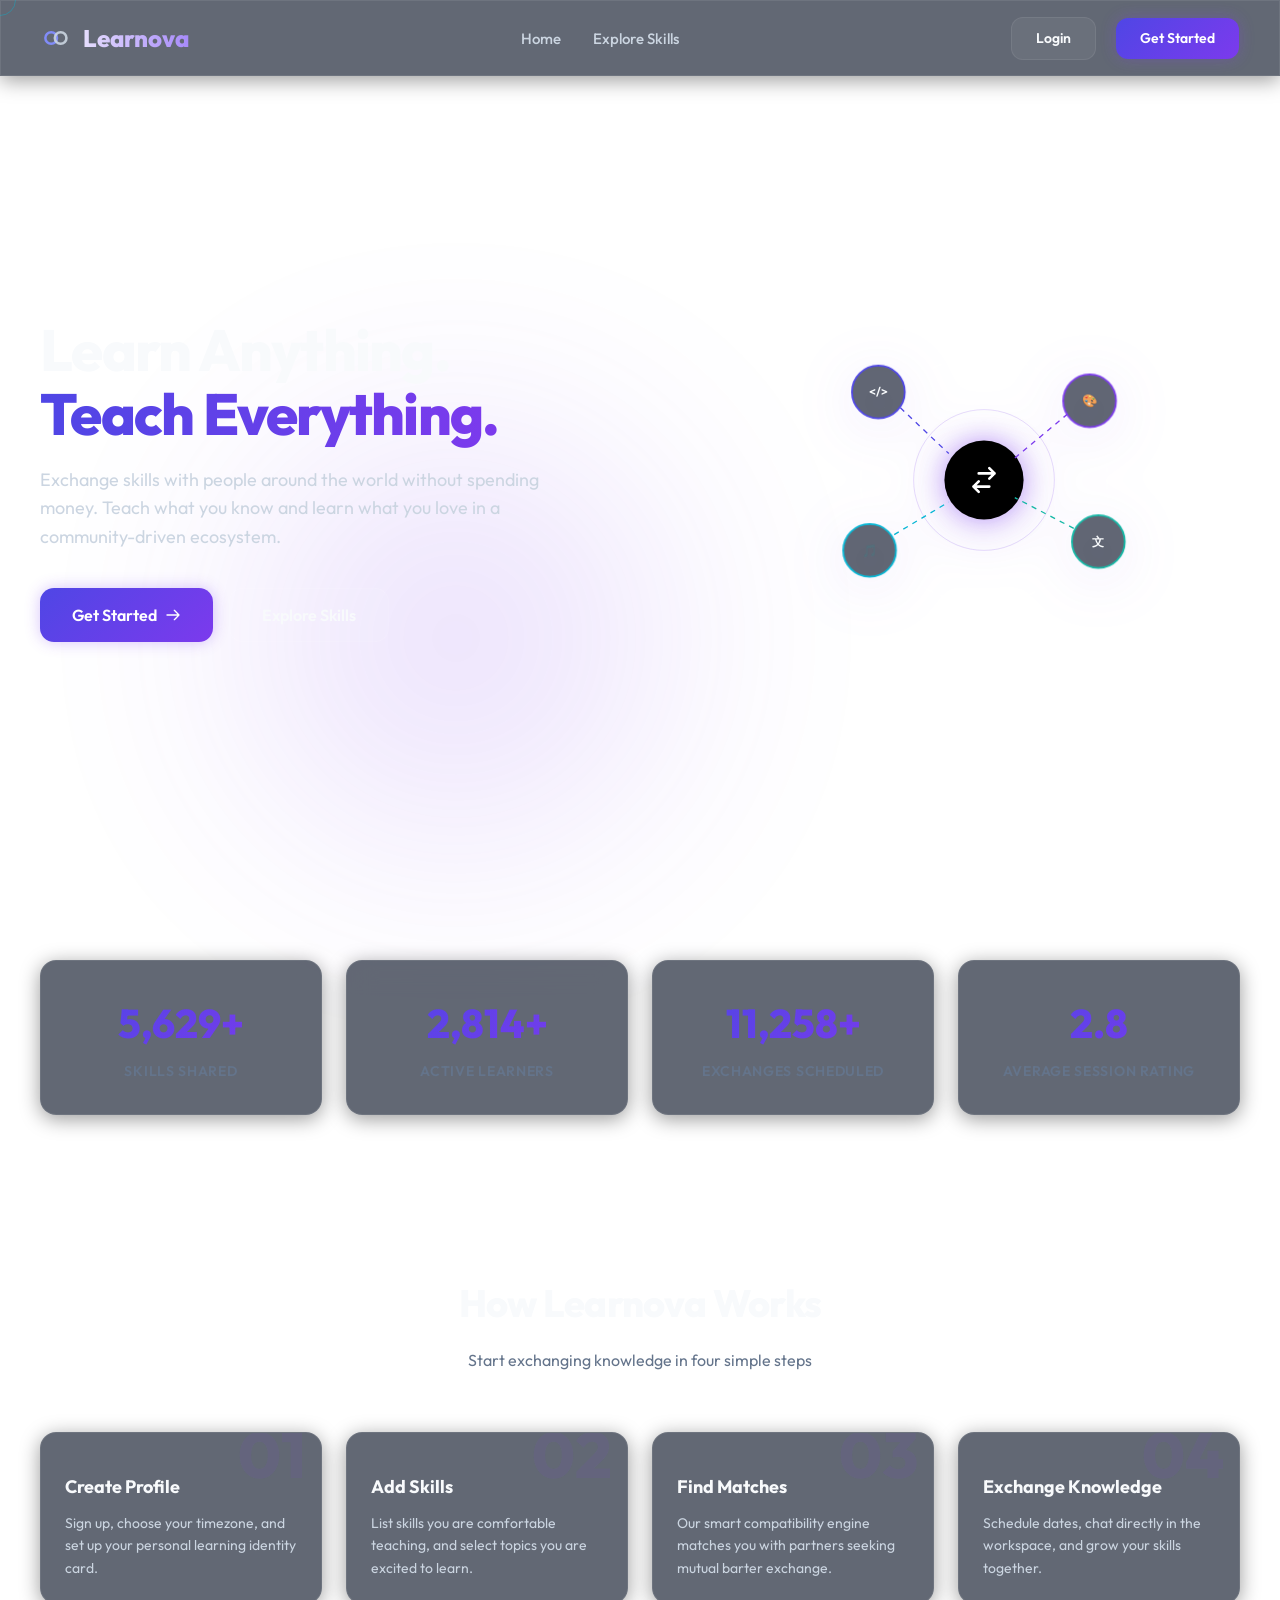
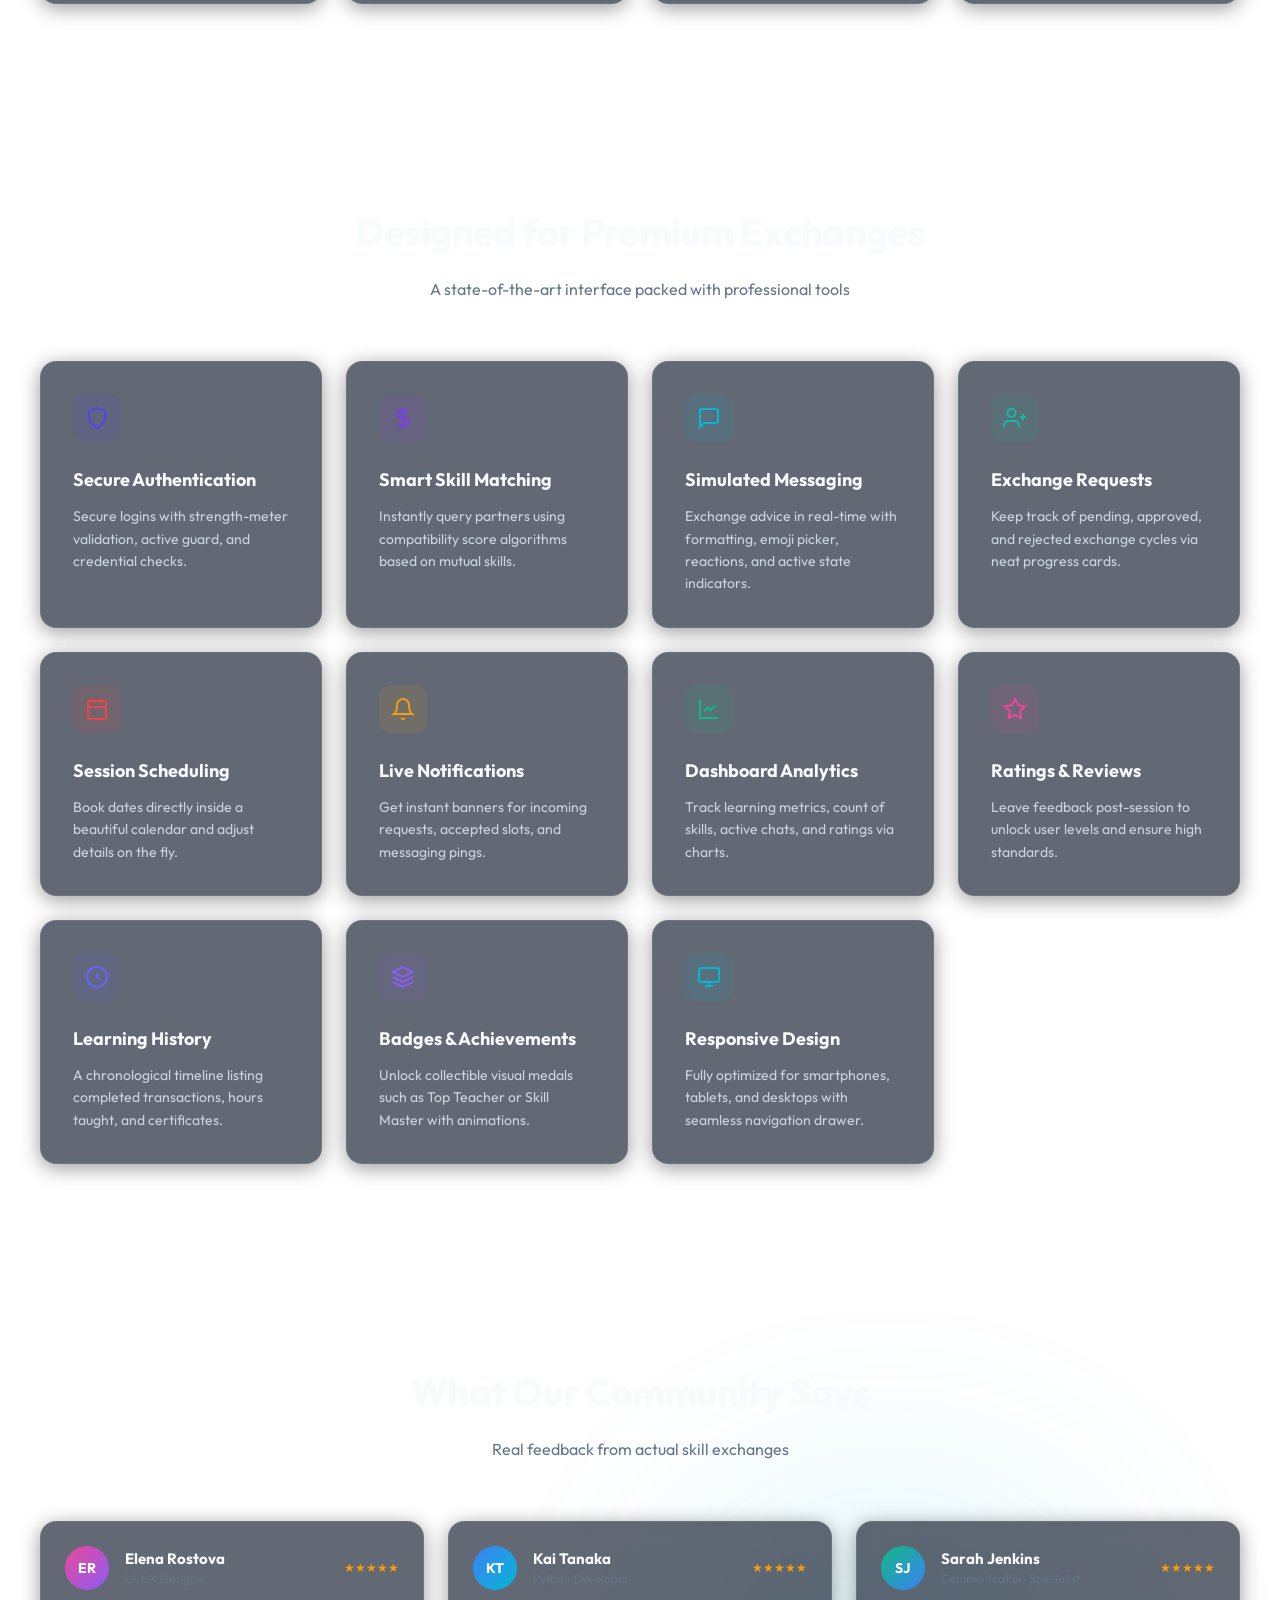
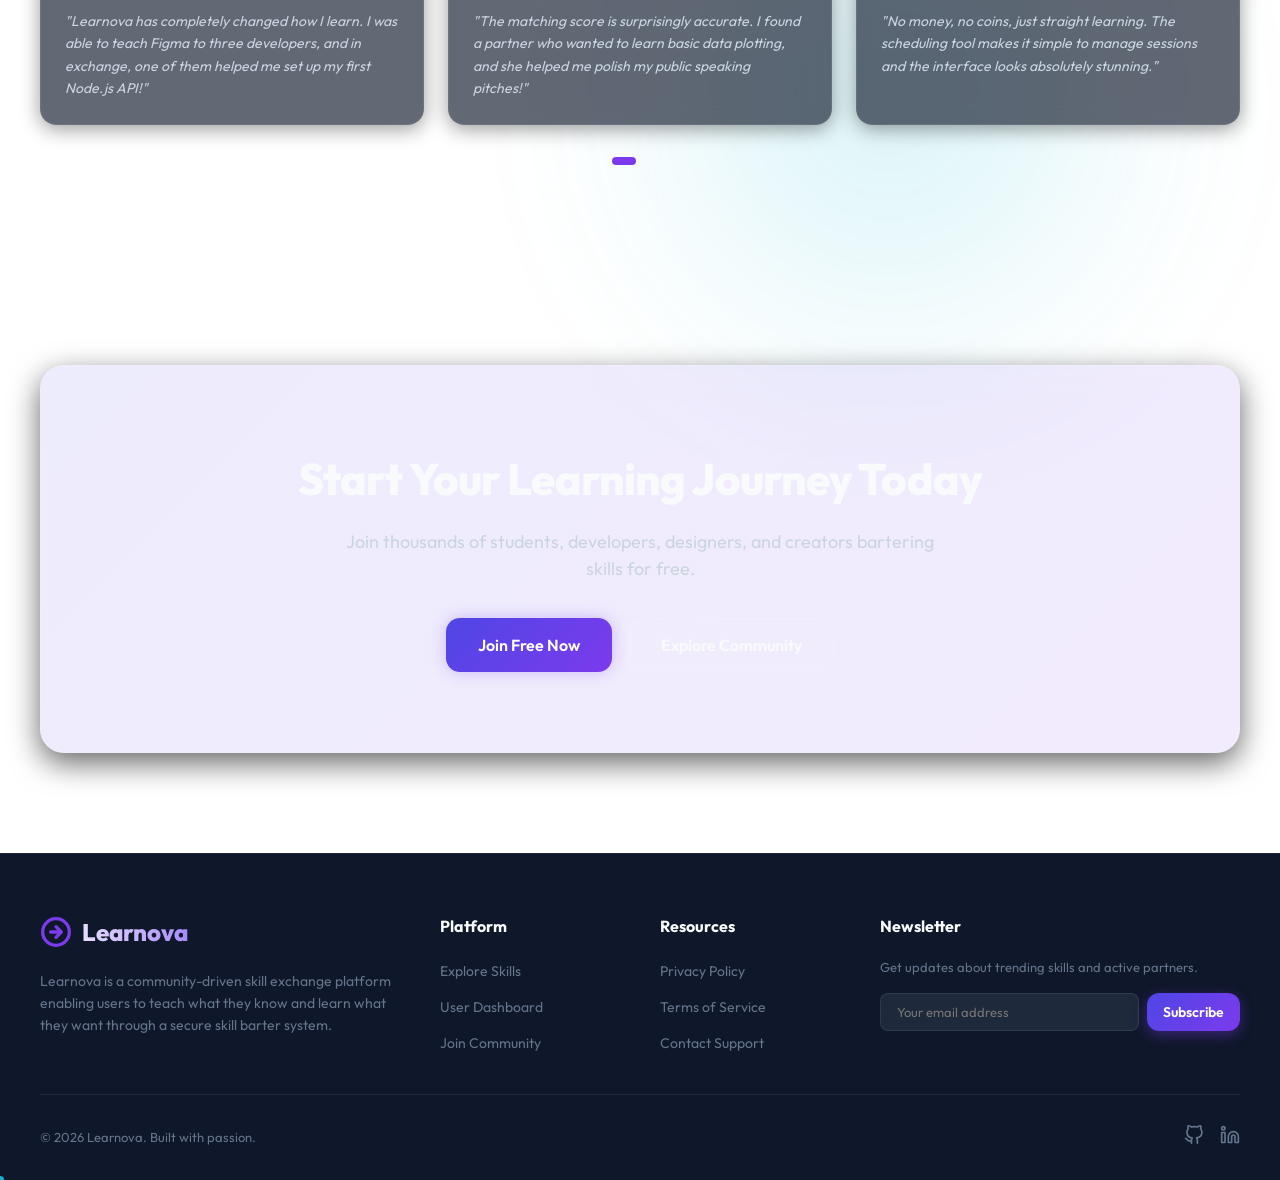
<file: frontend/index.html>
<!DOCTYPE html>
<html lang="en" data-theme="light">

<head>
  <meta charset="UTF-8">
  <meta name="viewport" content="width=device-width, initial-scale=1.0">
  <title>Learnova- Learn Anything. Teach Everything.</title>
  <meta name="description"
    content="Exchange skills with people around the world without spending money. Teach what you know and learn what you love.">
  <link rel="stylesheet" href="css/global.css">
  <link rel="stylesheet" href="css/landing.css">
</head>

<body>

  <!-- Premium Loader Screen -->
  <div id="loader-screen">
    <div class="loader-logo">
      <svg viewBox="0 0 44 24" width="56" height="32" fill="none">
        <circle cx="14" cy="12" r="8" stroke="#8b5cf6" stroke-width="3" />
        <circle cx="27" cy="12" r="8" stroke="#94a3b8" stroke-width="3" stroke-opacity="0.8" />
      </svg>
      <span>Learnova</span>
    </div>
    <div class="loader-ring"></div>
  </div>

  <!-- Background Blobs -->
  <div class="glowing-blob blob-purple"></div>
  <div class="glowing-blob blob-cyan"></div>

  <!-- Navbar -->
  <div id="navbar-container"></div>

  <!-- Hero Section -->
  <section class="hero-section">
    <div class="hero-container">
      <div class="hero-content">
        <!-- <div class="badge-glowing">Join Community</div> -->
        <h1 class="hero-title">Learn Anything.<br><span class="gradient-text">Teach Everything.</span></h1>
        <p class="hero-subtitle">Exchange skills with people around the world without spending money. Teach what you
          know and learn what you love in a community-driven ecosystem.</p>
        <div class="hero-buttons">
          <a href="register.html" class="btn btn-primary btn-glow btn-lg">Get Started <svg width="16" height="16"
              fill="none" stroke="currentColor" stroke-width="2" viewBox="0 0 24 24">
              <path stroke-linecap="round" stroke-linejoin="round" d="M14 5l7 7m0 0l-7 7m7-7H3" />
            </svg></a>
          <a href="explore.html" class="btn btn-secondary btn-lg">Explore Skills</a>
        </div>
      </div>

      <!-- Right Side SVG Illustration -->
      <div class="hero-illustration">
        <svg viewBox="0 0 500 400" width="100%" height="100%" class="skills-exchange-svg">
          <!-- Background grids and glows -->
          <circle cx="250" cy="200" r="140" fill="none" stroke="var(--border-color)" stroke-dasharray="10, 10" />
          <circle cx="250" cy="200" r="80" fill="none" stroke="rgba(124, 58, 237, 0.2)" />

          <!-- Skill Nodes floating -->
          <g class="float-node node-code">
            <circle cx="130" cy="100" r="30" fill="var(--glass-bg)" stroke="var(--indigo)" stroke-width="2"
              class="glass" />
            <text x="130" y="105" font-family="Outfit" font-size="14" fill="var(--text-primary)" text-anchor="middle"
              font-weight="600">&lt;/&gt;</text>
          </g>

          <g class="float-node node-art" style="animation-delay: 1.5s;">
            <circle cx="370" cy="110" r="30" fill="var(--glass-bg)" stroke="var(--purple)" stroke-width="2"
              class="glass" />
            <text x="370" y="115" font-family="Outfit" font-size="14" fill="var(--text-primary)" text-anchor="middle"
              font-weight="600">🎨</text>
          </g>

          <g class="float-node node-music" style="animation-delay: 3s;">
            <circle cx="120" cy="280" r="30" fill="var(--glass-bg)" stroke="var(--cyan)" stroke-width="2"
              class="glass" />
            <text x="120" y="285" font-family="Outfit" font-size="14" fill="var(--text-primary)" text-anchor="middle"
              font-weight="600">🎵</text>
          </g>

          <g class="float-node node-lang" style="animation-delay: 4.5s;">
            <circle cx="380" cy="270" r="30" fill="var(--glass-bg)" stroke="var(--teal)" stroke-width="2"
              class="glass" />
            <text x="380" y="275" font-family="Outfit" font-size="14" fill="var(--text-primary)" text-anchor="middle"
              font-weight="600">文</text>
          </g>

          <!-- Core connection center -->
          <g class="center-core">
            <circle cx="250" cy="200" r="45" fill="var(--grad-primary)" />
            <svg x="232" y="182" width="36" height="36" fill="none" stroke="#fff" stroke-width="2" viewBox="0 0 24 24">
              <path stroke-linecap="round" stroke-linejoin="round"
                d="M8 7h12m0 0l-4-4m4 4l-4 4m0 6H4m0 0l4 4m-4-4l4-4" />
            </svg>
          </g>

          <!-- Connecting animated dash beams -->
          <path d="M155 118 L210 170" stroke="var(--indigo)" stroke-width="1.5" stroke-dasharray="5,5"
            class="dash-beam" />
          <path d="M345 125 L285 175" stroke="var(--purple)" stroke-width="1.5" stroke-dasharray="5,5"
            class="dash-beam" />
          <path d="M148 262 L210 225" stroke="var(--cyan)" stroke-width="1.5" stroke-dasharray="5,5"
            class="dash-beam" />
          <path d="M352 255 L285 220" stroke="var(--teal)" stroke-width="1.5" stroke-dasharray="5,5"
            class="dash-beam" />
        </svg>
      </div>
    </div>
  </section>

  <!-- Statistics Counters -->
  <section class="stats-section">
    <div class="stats-grid">
      <div class="stat-card glass-card">
        <h3 class="stat-number" data-target="10000">0</h3>
        <p class="stat-label">Skills Shared</p>
      </div>
      <div class="stat-card glass-card">
        <h3 class="stat-number" data-target="5000">0</h3>
        <p class="stat-label">Active Learners</p>
      </div>
      <div class="stat-card glass-card">
        <h3 class="stat-number" data-target="20000">0</h3>
        <p class="stat-label">Exchanges Scheduled</p>
      </div>
      <div class="stat-card glass-card">
        <h3 class="stat-number" data-target="4.9" data-decimal="true">0.0</h3>
        <p class="stat-label">Average Session Rating</p>
      </div>
    </div>
  </section>

  <!-- How It Works Section -->
  <section class="how-it-works">
    <div class="section-header">
      <h2 class="section-title">How Learnova Works</h2>
      <p class="section-subtitle">Start exchanging knowledge in four simple steps</p>
    </div>
    <div class="steps-grid">
      <div class="step-card glass-card" style="--i:1">
        <div class="step-num">01</div>
        <h4>Create Profile</h4>
        <p>Sign up, choose your timezone, and set up your personal learning identity card.</p>
      </div>
      <div class="step-card glass-card" style="--i:2">
        <div class="step-num">02</div>
        <h4>Add Skills</h4>
        <p>List skills you are comfortable teaching, and select topics you are excited to learn.</p>
      </div>
      <div class="step-card glass-card" style="--i:3">
        <div class="step-num">03</div>
        <h4>Find Matches</h4>
        <p>Our smart compatibility engine matches you with partners seeking mutual barter exchange.</p>
      </div>
      <div class="step-card glass-card" style="--i:4">
        <div class="step-num">04</div>
        <h4>Exchange Knowledge</h4>
        <p>Schedule dates, chat directly in the workspace, and grow your skills together.</p>
      </div>
    </div>
  </section>

  <!-- Features Grid Section -->
  <section class="features-section">
    <div class="section-header">
      <h2 class="section-title">Designed for Premium Exchanges</h2>
      <p class="section-subtitle">A state-of-the-art interface packed with professional tools</p>
    </div>

    <div class="features-grid">
      <div class="feature-card glass-card">
        <div class="feature-icon" style="background: rgba(79, 70, 229, 0.1); color: var(--indigo);">
          <svg viewBox="0 0 24 24" width="24" height="24" fill="none" stroke="currentColor" stroke-width="2">
            <path d="M12 22s8-4 8-10V5l-8-3-8 3v7c0 6 8 10 8 10z" />
          </svg>
        </div>
        <h3>Secure Authentication</h3>
        <p>Secure logins with strength-meter validation, active guard, and credential checks.</p>
      </div>

      <div class="feature-card glass-card">
        <div class="feature-icon" style="background: rgba(124, 58, 237, 0.1); color: var(--purple);">
          <svg viewBox="0 0 24 24" width="24" height="24" fill="none" stroke="currentColor" stroke-width="2">
            <path d="M12 2v20M17 5H9.5a3.5 3.5 0 0 0 0 7h5a3.5 3.5 0 0 1 0 7H6" />
          </svg>
        </div>
        <h3>Smart Skill Matching</h3>
        <p>Instantly query partners using compatibility score algorithms based on mutual skills.</p>
      </div>

      <div class="feature-card glass-card">
        <div class="feature-icon" style="background: rgba(6, 182, 212, 0.1); color: var(--cyan);">
          <svg viewBox="0 0 24 24" width="24" height="24" fill="none" stroke="currentColor" stroke-width="2">
            <path d="M21 15a2 2 0 0 1-2 2H7l-4 4V5a2 2 0 0 1 2-2h14a2 2 0 0 1 2 2z" />
          </svg>
        </div>
        <h3>Simulated Messaging</h3>
        <p>Exchange advice in real-time with formatting, emoji picker, reactions, and active state indicators.</p>
      </div>

      <div class="feature-card glass-card">
        <div class="feature-icon" style="background: rgba(20, 184, 166, 0.1); color: var(--teal);">
          <svg viewBox="0 0 24 24" width="24" height="24" fill="none" stroke="currentColor" stroke-width="2">
            <path d="M16 21v-2a4 4 0 0 0-4-4H5a4 4 0 0 0-4 4v2" />
            <circle cx="8.5" cy="7" r="4" />
            <path d="M20 8v6M23 11h-6" />
          </svg>
        </div>
        <h3>Exchange Requests</h3>
        <p>Keep track of pending, approved, and rejected exchange cycles via neat progress cards.</p>
      </div>

      <div class="feature-card glass-card">
        <div class="feature-icon" style="background: rgba(239, 68, 68, 0.1); color: #ef4444;">
          <svg viewBox="0 0 24 24" width="24" height="24" fill="none" stroke="currentColor" stroke-width="2">
            <rect x="3" y="4" width="18" height="18" rx="2" ry="2" />
            <line x1="16" y1="2" x2="16" y2="6" />
            <line x1="8" y1="2" x2="8" y2="6" />
            <line x1="3" y1="10" x2="21" y2="10" />
          </svg>
        </div>
        <h3>Session Scheduling</h3>
        <p>Book dates directly inside a beautiful calendar and adjust details on the fly.</p>
      </div>

      <div class="feature-card glass-card">
        <div class="feature-icon" style="background: rgba(245, 158, 11, 0.1); color: #f59e0b;">
          <svg viewBox="0 0 24 24" width="24" height="24" fill="none" stroke="currentColor" stroke-width="2">
            <path d="M18 8A6 6 0 0 0 6 8c0 7-3 9-3 9h18s-3-2-3-9M13.73 21a2 2 0 0 1-3.46 0" />
          </svg>
        </div>
        <h3>Live Notifications</h3>
        <p>Get instant banners for incoming requests, accepted slots, and messaging pings.</p>
      </div>

      <div class="feature-card glass-card">
        <div class="feature-icon" style="background: rgba(16, 185, 129, 0.1); color: #10b981;">
          <svg viewBox="0 0 24 24" width="24" height="24" fill="none" stroke="currentColor" stroke-width="2">
            <path d="M3 3v18h18" />
            <path d="M18.7 8l-5.1 5.2-2.8-2.7L7 14.3" />
          </svg>
        </div>
        <h3>Dashboard Analytics</h3>
        <p>Track learning metrics, count of skills, active chats, and ratings via charts.</p>
      </div>

      <div class="feature-card glass-card">
        <div class="feature-icon" style="background: rgba(236, 72, 153, 0.1); color: #ec4899;">
          <svg viewBox="0 0 24 24" width="24" height="24" fill="none" stroke="currentColor" stroke-width="2">
            <polygon
              points="12 2 15.09 8.26 22 9.27 17 14.14 18.18 21.02 12 17.77 5.82 21.02 7 14.14 2 9.27 8.91 8.26 12 2" />
          </svg>
        </div>
        <h3>Ratings & Reviews</h3>
        <p>Leave feedback post-session to unlock user levels and ensure high standards.</p>
      </div>

      <div class="feature-card glass-card">
        <div class="feature-icon" style="background: rgba(99, 102, 241, 0.1); color: #6366f1;">
          <svg viewBox="0 0 24 24" width="24" height="24" fill="none" stroke="currentColor" stroke-width="2">
            <circle cx="12" cy="12" r="10" />
            <path d="M12 8v4l3 3" />
          </svg>
        </div>
        <h3>Learning History</h3>
        <p>A chronological timeline listing completed transactions, hours taught, and certificates.</p>
      </div>

      <div class="feature-card glass-card">
        <div class="feature-icon" style="background: rgba(139, 92, 246, 0.1); color: #8b5cf6;">
          <svg viewBox="0 0 24 24" width="24" height="24" fill="none" stroke="currentColor" stroke-width="2">
            <path d="M12 2L2 7l10 5 10-5-10-5zM2 17l10 5 10-5M2 12l10 5 10-5" />
          </svg>
        </div>
        <h3>Badges & Achievements</h3>
        <p>Unlock collectible visual medals such as Top Teacher or Skill Master with animations.</p>
      </div>

      <div class="feature-card glass-card">
        <div class="feature-icon" style="background: rgba(6, 182, 212, 0.1); color: var(--cyan);">
          <svg viewBox="0 0 24 24" width="24" height="24" fill="none" stroke="currentColor" stroke-width="2">
            <rect x="2" y="3" width="20" height="14" rx="2" ry="2" />
            <line x1="8" y1="21" x2="16" y2="21" />
            <line x1="12" y1="17" x2="12" y2="21" />
          </svg>
        </div>
        <h3>Responsive Design</h3>
        <p>Fully optimized for smartphones, tablets, and desktops with seamless navigation drawer.</p>
      </div>
    </div>
  </section>

  <!-- Testimonials Carousel Section -->
  <section class="testimonials-section">
    <div class="section-header">
      <h2 class="section-title">What Our Community Says</h2>
      <p class="section-subtitle">Real feedback from actual skill exchanges</p>
    </div>

    <div class="testimonials-container">
      <div class="testimonials-track" id="testimonials-track">
        <!-- Slide 1 -->
        <div class="testimonial-card glass-card">
          <div class="user-info">
            <div class="avatar-static" style="background: linear-gradient(135deg, #EC4899, #8B5CF6);">ER</div>
            <div>
              <h5>Elena Rostova</h5>
              <p>UI/UX Designer</p>
            </div>
            <div class="rating-stars">★★★★★</div>
          </div>
          <p class="feedback-text">"Learnova has completely changed how I learn. I was able to teach Figma to three
            developers, and in exchange, one of them helped me set up my first Node.js API!"</p>
        </div>
        <!-- Slide 2 -->
        <div class="testimonial-card glass-card">
          <div class="user-info">
            <div class="avatar-static" style="background: linear-gradient(135deg, #3B82F6, #06B6D4);">KT</div>
            <div>
              <h5>Kai Tanaka</h5>
              <p>Python Developer</p>
            </div>
            <div class="rating-stars">★★★★★</div>
          </div>
          <p class="feedback-text">"The matching score is surprisingly accurate. I found a partner who wanted to learn
            basic data plotting, and she helped me polish my public speaking pitches!"</p>
        </div>
        <!-- Slide 3 -->
        <div class="testimonial-card glass-card">
          <div class="user-info">
            <div class="avatar-static" style="background: linear-gradient(135deg, #10B981, #3B82F6);">SJ</div>
            <div>
              <h5>Sarah Jenkins</h5>
              <p>Communication Specialist</p>
            </div>
            <div class="rating-stars">★★★★★</div>
          </div>
          <p class="feedback-text">"No money, no coins, just straight learning. The scheduling tool makes it simple to
            manage sessions and the interface looks absolutely stunning."</p>
        </div>
      </div>

      <!-- Dots indicator -->
      <div class="carousel-dots" id="carousel-dots">
        <span class="dot active"></span>
        <span class="dot"></span>
        <span class="dot"></span>
      </div>
    </div>
  </section>

  <!-- Call to Action Section -->
  <section class="cta-section">
    <div class="cta-container glass">
      <h2>Start Your Learning Journey Today</h2>
      <p>Join thousands of students, developers, designers, and creators bartering skills for free.</p>
      <div class="cta-buttons">
        <a href="register.html" class="btn btn-primary btn-glow btn-lg">Join Free Now</a>
        <a href="explore.html" class="btn btn-secondary btn-lg">Explore Community</a>
      </div>
    </div>
  </section>

  <!-- Footer -->
  <footer class="footer">
    <div class="footer-grid">
      <div class="footer-brand">
        <a href="index.html" class="logo" style="display: inline-flex;">
          <svg viewBox="0 0 24 24" width="28" height="28" stroke="var(--purple)" stroke-width="2.5" fill="none">
            <circle cx="12" cy="12" r="10" />
            <path d="M8 12h8M12 8l4 4-4 4" stroke-linecap="round" stroke-linejoin="round" />
          </svg>
          <span>Learnova</span>
        </a>
        <p>Learnova is a community-driven skill exchange platform enabling users to teach what they know and learn what
          they want through a secure skill barter system.</p>
      </div>
      <div class="footer-col">
        <h3>Platform</h3>
        <ul>
          <li><a href="explore.html">Explore Skills</a></li>
          <li><a href="dashboard.html">User Dashboard</a></li>
          <li><a href="register.html">Join Community</a></li>
        </ul>
      </div>
      <div class="footer-col">
        <h3>Resources</h3>
        <ul>
          <li><a href="privacy.html">Privacy Policy</a></li>
          <li><a href="terms.html">Terms of Service</a></li>
          <li><a href="https://forms.gle/CmgcCVijzdc2uW24A" target="_blank" rel="noopener noreferrer">Contact Support</a></li>
        </ul>
      </div>
      <div class="footer-col">
        <h3>Newsletter</h3>
        <p style="font-size: 13px; color: var(--text-muted);">Get updates about trending skills and active partners.</p>
        <div class="newsletter-form">
          <input type="email" placeholder="Your email address" aria-label="Newsletter email">
          <button class="btn btn-primary" style="padding: 10px 16px;">Subscribe</button>
        </div>
      </div>
    </div>

    <div class="footer-bottom">
      <p>&copy; 2026 Learnova. Built with passion.</p>
      <div class="social-links">
        <a href="#" class="social-link" aria-label="GitHub">
          <svg width="20" height="20" fill="none" stroke="currentColor" stroke-width="2" viewBox="0 0 24 24">
            <path
              d="M9 19c-5 1.5-5-2.5-7-3m14 6v-3.87a3.37 3.37 0 00-.94-2.61c3.14-.35 6.44-1.54 6.44-7A5.44 5.44 0 0020 4.77 5.07 5.07 0 0019.91 1S18.73.65 16 2.48a13.38 13.38 0 00-7 0C6.27.65 5.09 1 5.09 1A5.07 5.07 0 005 4.77a5.44 5.44 0 00-1.5 3.78c0 5.42 3.3 6.61 6.44 7A3.37 3.37 0 009 18.13V22"
              stroke-linecap="round" stroke-linejoin="round" />
          </svg>
        </a>
        <a href="#" class="social-link" aria-label="LinkedIn">
          <svg width="20" height="20" fill="none" stroke="currentColor" stroke-width="2" viewBox="0 0 24 24">
            <path d="M16 8a6 6 0 016 6v7h-4v-7a2 2 0 00-2-2 2 2 0 00-2 2v7h-4v-7a6 6 0 016-6zM2 9h4v12H2z"
              stroke-linecap="round" stroke-linejoin="round" />
            <circle cx="4" cy="4" r="2" />
          </svg>
        </a>
      </div>
    </div>
  </footer>

  <script src="js/theme.js"></script>
  <script src="js/landing.js"></script>
</body>

</html>
</file>
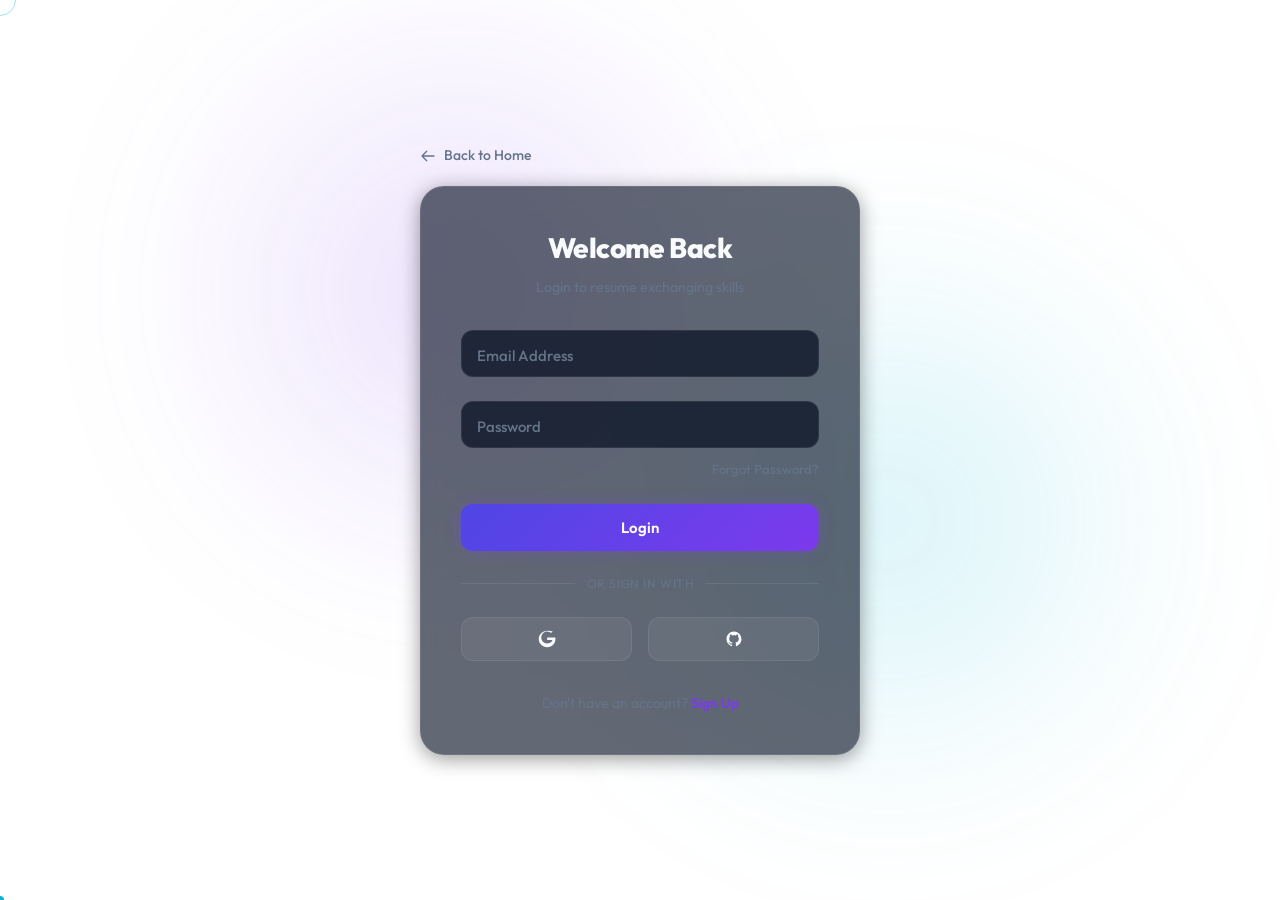
<file: frontend/call.html>
<!DOCTYPE html>
<html lang="en" data-theme="light">
<head>
  <meta charset="UTF-8">
  <meta name="viewport" content="width=device-width, initial-scale=1.0">
  <title>Learnova Room - Secure Video Exchange</title>
  <link rel="stylesheet" href="css/global.css">
  <link rel="stylesheet" href="css/call.css">
</head>
<body>

  <!-- Premium Loader Screen -->
  <div id="loader-screen">
    <div class="loader-logo">
      <svg viewBox="0 0 44 24" width="76" height="42" fill="none">
        <circle cx="14" cy="12" r="8" stroke="var(--logo-purple)" stroke-width="3.5" />
        <circle cx="27" cy="12" r="8" stroke="var(--logo-grey)" stroke-width="3.5" stroke-opacity="0.9" />
      </svg>
      <span>Learnova Meet</span>
    </div>
    <div class="loader-ring"></div>
  </div>

  <!-- Secure Session Validation Error Screen (Hidden by default) -->
  <div class="meeting-error-container hidden" id="meeting-error-screen">
    <div class="meeting-error-card glass-card">
      <div class="error-logo">
        <svg viewBox="0 0 44 24" width="80" height="46" fill="none">
          <circle cx="14" cy="12" r="8" stroke="var(--logo-purple)" stroke-width="3.5" />
          <circle cx="27" cy="12" r="8" stroke="var(--logo-grey)" stroke-width="3.5" stroke-opacity="0.9" />
        </svg>
      </div>
      <h2>Secure Session Access Blocked</h2>
      <p id="meeting-error-msg">This meeting link is invalid or is scheduled for a different date.</p>
      <div class="error-details-badge">⚠️ Access Rule: Meetings can only be entered on the scheduled day of the barter session.</div>
      <a href="requests.html" class="btn btn-primary btn-glow">Return to Calendar</a>
    </div>
  </div>

  <!-- Main Zoom/Meet Viewport Layout -->
  <div class="meeting-viewport" id="meeting-main-viewport">
    
    <!-- Left: Video Grid Stage -->
    <div class="meeting-main-area">
      
      <!-- Call Header Bar -->
      <header class="call-header glass-card">
        <div class="call-info">
          <div class="status-indicator-dot online"></div>
          <h3 id="meeting-title-lbl">HTML/CSS Skill Barter Session</h3>
          <span class="call-divider">|</span>
          <span class="partner-role-lbl" id="partner-subtitle-lbl">Partner: Sarah Jenkins</span>
        </div>
        <div class="call-timer-box" id="call-duration-clock">00:00</div>
      </header>

      <!-- Grid layout system like Zoom/Meet -->
      <div class="call-stage-wrapper" id="call-stage-container">
        
        <!-- Large Display Area -->
        <div class="stage-main-display" id="stage-main-view">
          
          <!-- Default Large View: Remote Partner Card -->
          <div class="stage-card" id="stage-remote-card">
            <div class="stage-avatar-fallback" id="remote-avatar-container">
              <!-- Initials SVG -->
            </div>
            
            <!-- Speech waves indicator -->
            <div class="pulse-soundwaves-container" id="remote-audio-waves">
              <div class="sound-wave-bar"></div>
              <div class="sound-wave-bar"></div>
              <div class="sound-wave-bar"></div>
              <div class="sound-wave-bar"></div>
              <div class="sound-wave-bar"></div>
            </div>
            
            <div class="stage-info-tag">
              <span id="remote-stream-name-lbl">Sarah Jenkins</span>
              <span class="mic-status-tag" id="remote-mic-status">🎙️ Active</span>
            </div>
          </div>

          <!-- Large View: Screen Share Card (Initially Hidden) -->
          <div class="stage-card hidden" id="stage-screen-share-card">
            <video id="screen-share-feed" autoplay playsinline></video>
            
            <!-- Dummy Screen Share Code overlay fallback -->
            <div class="screen-share-overlay" id="screen-share-dummy-overlay">
              <div class="code-panel-mock">
                <div class="code-header">
                  <span class="dot-red"></span><span class="dot-yellow"></span><span class="dot-green"></span>
                  <span class="code-title">layout.css — Shared Screen</span>
                </div>
                <pre class="code-body"><code><span class="c-tag">.navbar</span> {
  <span class="c-prop">display</span>: flex;
  <span class="c-prop">background</span>: <span class="c-val">rgba(15, 23, 42, 0.7)</span>;
  <span class="c-prop">backdrop-filter</span>: <span class="c-val">blur(12px)</span>;
}

<span class="c-tag">.logo-svg</span> {
  <span class="c-prop">stroke</span>: <span class="c-val">var(--logo-purple)</span>;
  <span class="c-prop">width</span>: <span class="c-val">44px</span>;
}</code></pre>
              </div>
            </div>
            <div class="stage-info-tag">
              <span id="screen-share-owner-lbl">Your Shared Screen</span>
            </div>
          </div>

        </div>

        <!-- Floating Picture-in-Picture feeds overlaying stage -->
        <div class="floating-pip-container" id="floating-feeds-box">
          
          <!-- Floating Webcam Card (Always Floats) -->
          <div class="pip-card" id="local-pip-card">
            <video id="local-webcam-feed" autoplay playsinline muted></video>
            <div class="pip-avatar-fallback hidden" id="local-avatar-container">
              <!-- Initials SVG fallback -->
            </div>
            <div class="pip-info-tag">
              <span>You</span>
              <span class="mic-status-tag" id="local-mic-status">🎙️ Active</span>
            </div>
          </div>

          <!-- Floating Remote Partner Card (Only visible when screen share occupies the main stage) -->
          <div class="pip-card hidden" id="remote-pip-card">
            <div class="pip-avatar-fallback" id="remote-pip-avatar-container">
              <!-- Initials SVG -->
            </div>
            <div class="pip-info-tag">
              <span id="remote-pip-name-lbl">Sarah</span>
            </div>
          </div>

        </div>

      </div>

      <!-- Professional Bottom Controls Toolbar -->
      <div class="call-controls-bar">
        
        <button class="btn-ctrl" id="toggle-mic-btn" title="Mute/Unmute Mic">
          <!-- Mic On SVG -->
          <svg class="icon-on" width="18" height="18" fill="none" stroke="currentColor" stroke-width="2" viewBox="0 0 24 24">
            <path stroke-linecap="round" stroke-linejoin="round" d="M19 11a7 7 0 01-7 7m0 0a7 7 0 01-7-7m7 7v4m0 0H8m4 0h4m-4-8a3 3 0 01-3-3V5a3 3 0 116 0v6a3 3 0 01-3 3z"/>
          </svg>
          <!-- Mic Off SVG (Muted icon matching request screenshot style) -->
          <svg class="icon-off hidden" width="18" height="18" fill="none" stroke="currentColor" stroke-width="2" viewBox="0 0 24 24">
            <path stroke-linecap="round" stroke-linejoin="round" d="M19 11a7 7 0 01-7 7m0 0a7 7 0 01-7-7m7 7v4m0 0H8m4 0h4m-4-8a3 3 0 01-3-3V5a3 3 0 116 0v6a3 3 0 01-3 3z"/>
            <path stroke-linecap="round" stroke-linejoin="round" d="M3 3l18 18M9 9l6 6M9 15l6-6" stroke="#ea0038" stroke-width="2.5"/>
          </svg>
        </button>

        <button class="btn-ctrl" id="toggle-video-btn" title="Turn Camera On/Off">
          <!-- Cam On SVG -->
          <svg class="icon-on" width="18" height="18" fill="none" stroke="currentColor" stroke-width="2" viewBox="0 0 24 24">
            <path stroke-linecap="round" stroke-linejoin="round" d="M15 10l4.553-2.276A1 1 0 0121 8.618v6.764a1 1 0 01-1.447.894L15 14M5 18h8a2 2 0 002-2V8a2 2 0 00-2-2H5a2 2 0 00-2 2v8a2 2 0 002 2z"/>
          </svg>
          <!-- Cam Off SVG (Camera blocked circle matching request style) -->
          <svg class="icon-off hidden" width="18" height="18" fill="none" stroke="currentColor" stroke-width="2" viewBox="0 0 24 24">
            <path stroke-linecap="round" stroke-linejoin="round" d="M15 10l4.553-2.276A1 1 0 0121 8.618v6.764a1 1 0 01-1.447.894L15 14M5 18h8a2 2 0 002-2V8a2 2 0 00-2-2H5a2 2 0 00-2 2v8a2 2 0 002 2z"/>
            <circle cx="12" cy="12" r="9" stroke="#ea0038" stroke-width="2"/>
            <line x1="5.6" y1="5.6" x2="18.4" y2="18.4" stroke="#ea0038" stroke-width="2"/>
          </svg>
        </button>

        <button class="btn-ctrl" id="toggle-share-btn" title="Share Screen">
          <svg width="18" height="18" fill="none" stroke="currentColor" stroke-width="2" viewBox="0 0 24 24">
            <rect x="2" y="3" width="20" height="13" rx="2" ry="2"/>
            <line x1="12" y1="16" x2="12" y2="21"/>
            <line x1="8" y1="21" x2="16" y2="21"/>
          </svg>
        </button>

        <span class="ctrl-separator"></span>

        <button class="btn-ctrl" id="panel-whiteboard-btn" title="Whiteboard Settings">
          <svg width="18" height="18" fill="none" stroke="currentColor" stroke-width="2" viewBox="0 0 24 24">
            <path stroke-linecap="round" stroke-linejoin="round" d="M12 20h9M16.5 3.5a2.121 2.121 0 0 1 3 3L7 19l-4 1 1-4L16.5 3.5z"/>
          </svg>
        </button>

        <button class="btn-ctrl" id="panel-chat-btn" title="Meeting Chat">
          <svg width="18" height="18" fill="none" stroke="currentColor" stroke-width="2" viewBox="0 0 24 24">
            <path stroke-linecap="round" stroke-linejoin="round" d="M21 11.5a8.38 8.38 0 0 1-.9 3.8 8.5 8.5 0 0 1-7.6 4.7 8.38 8.38 0 0 1-3.8-.9L3 21l1.9-5.7a8.38 8.38 0 0 1-.9-3.8 8.5 8.5 0 0 1 4.7-7.6 8.38 8.38 0 0 1 3.8-.9h.5a8.48 8.48 0 0 1 8 8v.5z"/>
            <circle cx="9" cy="12" r="1"/><circle cx="12" cy="12" r="1"/><circle cx="15" cy="12" r="1"/>
          </svg>
        </button>

        <button class="btn-ctrl hangup" id="end-call-btn" title="End Call">
          <svg width="20" height="20" fill="currentColor" viewBox="0 0 24 24">
            <path d="M21 15.46l-5.27-.61-2.52 2.52c-2.83-1.44-5.15-3.76-6.59-6.59l2.53-2.53L8.54 3H3.03C2.45 13.18 10.82 21.55 21 20.97v-5.51z" transform="rotate(135 12 12)"/>
          </svg>
        </button>

      </div>

    </div>

    <!-- Right Side Drawers (Chat / Whiteboard) -->
    <div class="meeting-drawers-area collapsed" id="meeting-drawers-panel">
      
      <!-- Close drawer button -->
      <button class="btn-close-drawer" id="close-drawer-btn" title="Hide Panel">&times;</button>
      
      <!-- Chat Panel -->
      <div class="drawer-view hidden" id="chat-drawer-view">
        <h4>Session Chat</h4>
        
        <div class="call-chat-history" id="call-chat-history-box">
          <!-- Text messages -->
        </div>

        <div class="call-chat-input-row">
          <input type="text" id="call-chat-msg-input" placeholder="Type message..." autocomplete="off">
          <button class="btn btn-primary" id="call-chat-send-btn">Send</button>
        </div>
      </div>

      <!-- Whiteboard Panel -->
      <div class="drawer-view hidden" id="whiteboard-drawer-view">
        <div class="whiteboard-header">
          <h4>Collaborative Whiteboard</h4>
          <button class="btn btn-secondary btn-sm" id="clear-board-btn">Clear</button>
        </div>

        <div class="whiteboard-toolbar">
          <div class="color-picker-wrap">
            <button class="color-swatch active" data-color="#7C3AED" style="background:#7C3AED;"></button>
            <button class="color-swatch" data-color="#06B6D4" style="background:#06B6D4;"></button>
            <button class="color-swatch" data-color="#10B981" style="background:#10B981;"></button>
            <button class="color-swatch" data-color="#EC4899" style="background:#EC4899;"></button>
            <button class="color-swatch" data-color="#FFFFFF" style="background:#FFFFFF;"></button>
          </div>
          <select class="form-control font-sm" id="pen-size-select" style="width: 70px; padding: 4px;">
            <option value="3">3px</option>
            <option value="5" selected>5px</option>
            <option value="8">8px</option>
            <option value="12">12px</option>
          </select>
        </div>

        <div class="canvas-wrapper">
          <canvas id="collab-whiteboard-canvas" width="400" height="300"></canvas>
        </div>
        <p class="whiteboard-tip">Sketch ideas directly. Your partner can see and draw in real-time!</p>
      </div>

    </div>

  </div>

  <script src="js/theme.js"></script>
  <script src="js/call.js"></script>
</body>
</html>
</file>
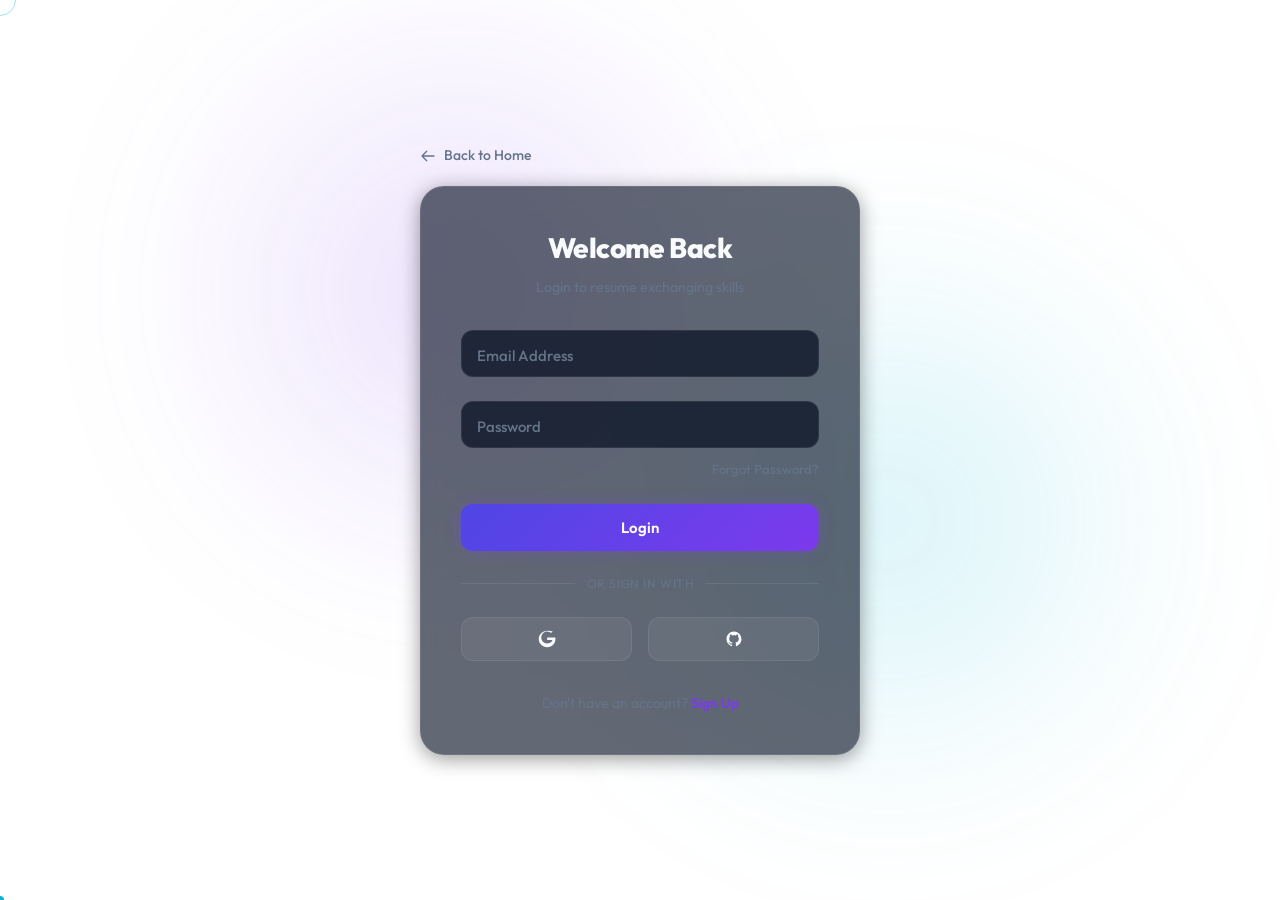
<file: frontend/chat.html>
<!DOCTYPE html>
<html lang="en" data-theme="dark">
<head>
  <meta charset="UTF-8">
  <meta name="viewport" content="width=device-width, initial-scale=1.0">
  <title>Messages - Learnova</title>
  <link rel="stylesheet" href="css/global.css">
  <link rel="stylesheet" href="css/chat.css">
</head>
<body>

  <!-- Premium Loader Screen -->
  <div id="loader-screen">
    <div class="loader-logo">
      <svg viewBox="0 0 44 24" width="56" height="32" fill="none">
        <circle cx="14" cy="12" r="8" stroke="#8b5cf6" stroke-width="3" />
        <circle cx="27" cy="12" r="8" stroke="#94a3b8" stroke-width="3" stroke-opacity="0.8" />
      </svg>
      <span>Learnova</span>
    </div>
    <div class="loader-ring"></div>
  </div>

  <div class="glowing-blob blob-purple"></div>
  <div class="glowing-blob blob-cyan"></div>

  <div class="dashboard-layout">
    
    <!-- Sidebar -->
    <div id="sidebar-container"></div>
    
    <!-- Main Content -->
    <main class="main-content" style="padding: 0; height: 100vh;">
      
      <div class="chat-workspace">
        
        <!-- Chat Side (Conversations List) -->
        <aside class="chat-sidebar glass">
          <div class="chat-sidebar-header">
            <h3>Direct Messages</h3>
            <div class="sidebar-search-box">
              <svg viewBox="0 0 24 24" width="16" height="16" fill="none" stroke="var(--text-muted)" stroke-width="2"><circle cx="11" cy="11" r="8"/><path d="m21 21-4.3-4.3"/></svg>
              <input type="text" id="chat-search" placeholder="Search conversations...">
            </div>
          </div>
          
          <div class="conversations-list" id="convs-list-container">
            <!-- Render list of chat partners -->
          </div>
        </aside>
        
        <!-- Active Chat Window -->
        <section class="chat-main-window" id="active-chat-window">
          
          <!-- Default Empty state -->
          <div class="chat-empty-state" id="chat-empty-state">
            <svg width="48" height="48" fill="none" stroke="var(--text-muted)" stroke-width="2" viewBox="0 0 24 24">
              <path stroke-linecap="round" stroke-linejoin="round" d="M8 12h.01M12 12h.01M16 12h.01M21 12c0 4.418-4.03 8-9 8a9.863 9.863 0 01-4.255-.949L3 20l1.395-3.72C3.512 15.042 3 13.574 3 12c0-4.418 4.03-8 9-8s9 3.582 9 8z"/>
            </svg>
            <h3>Select a Conversation</h3>
            <p>Pick a matched partner from the sidebar directory to begin exchanging skills.</p>
          </div>
          
          <!-- Messaging area (rendered active) -->
          <div class="chat-active-panel" id="chat-active-panel" style="display: none;">
            
            <!-- Header bar -->
            <header class="chat-active-header glass">
              <div class="chat-active-user">
                <div class="active-avatar" id="active-partner-avatar">
                  <!-- Avatar -->
                </div>
                <div>
                  <h4 id="active-partner-name">Elena Rostova</h4>
                  <span class="active-status" id="active-chat-status"><span class="status-indicator"></span> Online</span>
                </div>
              </div>
              
              <div class="chat-header-actions">
                <a href="requests.html" class="btn btn-secondary btn-sm">Schedule Session</a>
              </div>
            </header>
            
            <!-- Message bubbles thread -->
            <div class="chat-messages-thread" id="chat-messages-box">
              <!-- Render bubbles -->
            </div>
            
            <!-- typing indicator -->
            <div class="typing-indicator-wrapper" id="typing-indicator" style="display: none;">
              <span id="typing-username">Elena</span> is typing
              <div class="typing-dots">
                <span></span><span></span><span></span>
              </div>
            </div>
            
            <!-- Input area panel -->
            <footer class="chat-input-bar glass">
              <button class="btn-input-attach" id="attach-file-btn" title="Simulate File Attachment">
                <svg width="20" height="20" fill="none" stroke="currentColor" stroke-width="2" viewBox="0 0 24 24"><path stroke-linecap="round" stroke-linejoin="round" d="M15.172 7l-6.586 6.586a2 2 0 102.828 2.828l6.414-6.586a4 4 0 00-5.656-5.656l-6.415 6.585a6 6 0 108.486 8.486L20.5 13"/></svg>
              </button>
              
              <div class="chat-input-wrapper">
                <textarea id="chat-message-input" rows="1" placeholder="Type a message..." maxlength="500"></textarea>
                
                <!-- Emoji trigger -->
                <button class="btn-emoji-trigger" id="emoji-btn" title="Add Emoji">😊</button>
                
                <!-- Emoji drawer drop-up -->
                <div class="emoji-drawer-popover" id="emoji-drawer">
                  <span>😀</span><span>😂</span><span>😊</span><span>😍</span><span>👍</span><span>👏</span><span>🔥</span><span>💡</span><span>🎉</span><span>🎓</span><span>💻</span><span>🚀</span>
                </div>
              </div>
              
              <button class="btn btn-primary btn-glow btn-send-message" id="send-msg-btn">
                <svg width="16" height="16" fill="none" stroke="currentColor" stroke-width="2.5" viewBox="0 0 24 24"><path stroke-linecap="round" stroke-linejoin="round" d="M12 19l9 2-9-18-9 18 9-2zm0 0v-8"/></svg>
              </button>
            </footer>
            
          </div>
          
        </section>
        
      </div>
      
    </main>
    
  </div>
  <script src="http://localhost:5009/socket.io/socket.io.js"></script>
  <script src="js/theme.js"></script>
  <script src="js/services/socket.js"></script>
  <script src="js/services/chatApi.js"></script>
  <script src="js/chat.js"></script>
</body>
</html>
</file>
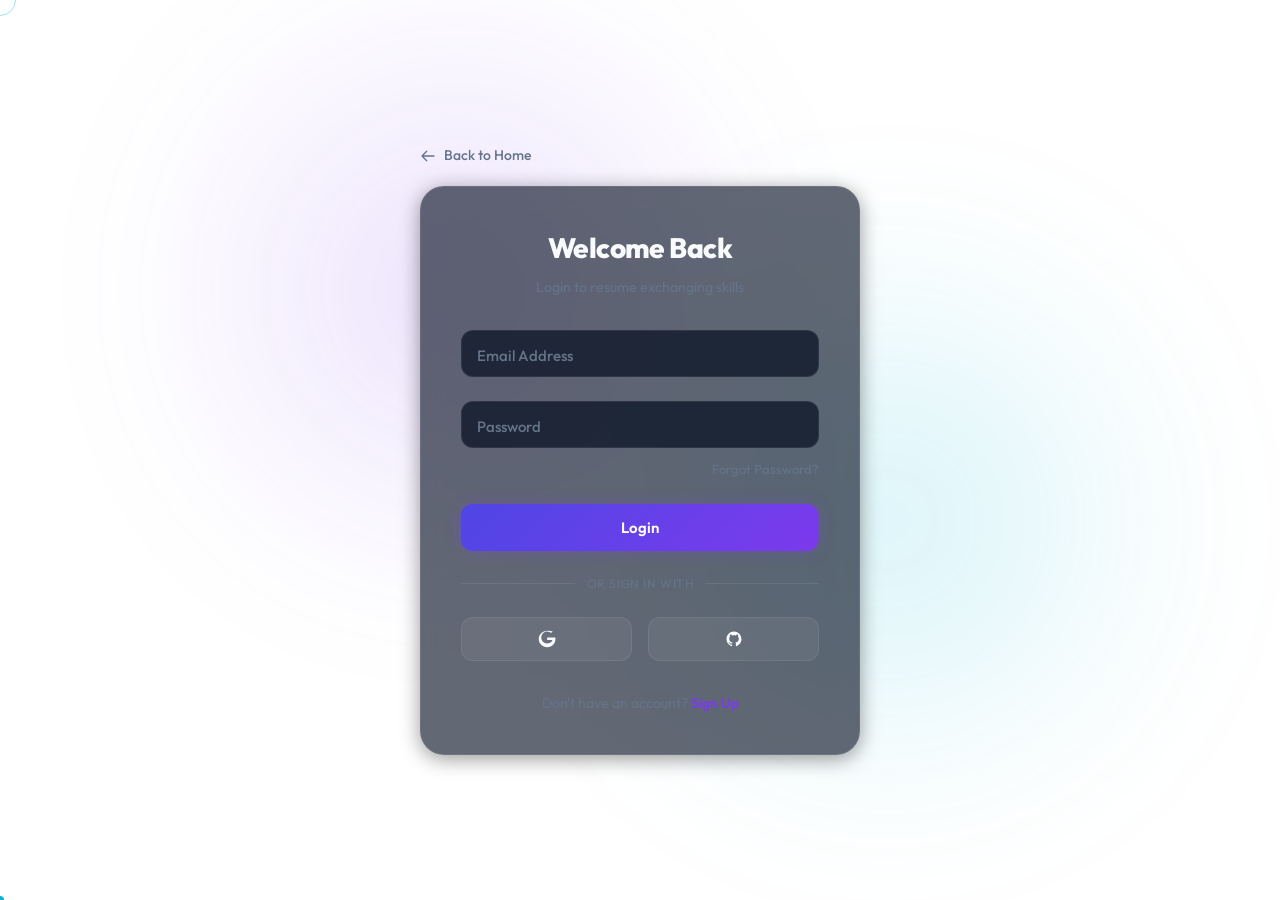
<file: frontend/dashboard.html>
<!DOCTYPE html>
<html lang="en" data-theme="light">
<head>
  <meta charset="UTF-8">
  <meta name="viewport" content="width=device-width, initial-scale=1.0">
  <title>Dashboard - Learnova</title>
  <link rel="stylesheet" href="css/global.css">
  <link rel="stylesheet" href="css/dashboard.css">
</head>
<body>

  <!-- Premium Loader Screen -->
  <div id="loader-screen">
    <div class="loader-logo">
      <svg viewBox="0 0 44 24" width="56" height="32" fill="none">
        <circle cx="14" cy="12" r="8" stroke="#8b5cf6" stroke-width="3" />
        <circle cx="27" cy="12" r="8" stroke="#94a3b8" stroke-width="3" stroke-opacity="0.8" />
      </svg>
      <span>Learnova</span>
    </div>
    <div class="loader-ring"></div>
  </div>

  <div class="glowing-blob blob-purple"></div>
  <div class="glowing-blob blob-cyan"></div>

  <!-- Dashboard Main Layout -->
  <div class="dashboard-layout">
    
    <!-- Sidebar Container -->
    <div id="sidebar-container"></div>
    
    <!-- Main Content Panel -->
    <main class="main-content">
      
      <!-- Page Header -->
      <header class="page-header">
        <div class="page-title">
          <h1 id="user-greeting">Welcome, User!</h1>
          <p>Here is your learning & teaching barter summary for today.</p>
        </div>
        
        <div class="header-actions">
          <a href="explore.html" class="btn btn-primary btn-glow">
            <svg width="16" height="16" fill="none" stroke="currentColor" stroke-width="2.5" viewBox="0 0 24 24"><path stroke-linecap="round" stroke-linejoin="round" d="M12 4v16m8-8H4"/></svg>
            Find Matches
          </a>
        </div>
      </header>
      
      <!-- Metrics Overview row -->
      <section class="overview-grid">
        <div class="overview-card glass-card">
          <div class="card-icon" style="background: rgba(79, 70, 229, 0.1); color: var(--indigo);">
            <svg width="20" height="20" fill="none" stroke="currentColor" stroke-width="2" viewBox="0 0 24 24"><path stroke-linecap="round" stroke-linejoin="round" d="M12 6.253v13m0-13C10.832 5.477 9.246 5 7.5 5S4.168 5.477 3 6.253v13C4.168 18.477 5.754 18 7.5 18s3.332.477 4.5 1.253m0-13C13.168 5.477 14.754 5 16.5 5c1.747 0 3.332.477 4.5 1.253v13C19.832 18.477 18.247 18 16.5 18c-1.746 0-3.332.477-4.5 1.253"/></svg>
          </div>
          <div class="card-info">
            <h3 id="stat-offered">0</h3>
            <p>Skills Offered</p>
          </div>
        </div>

        <div class="overview-card glass-card">
          <div class="card-icon" style="background: rgba(124, 58, 237, 0.1); color: var(--purple);">
            <svg width="20" height="20" fill="none" stroke="currentColor" stroke-width="2" viewBox="0 0 24 24"><path stroke-linecap="round" stroke-linejoin="round" d="M21 21l-6-6m2-5a7 7 0 11-14 0 7 7 0 0114 0z"/></svg>
          </div>
          <div class="card-info">
            <h3 id="stat-wanted">0</h3>
            <p>Skills Wanted</p>
          </div>
        </div>

        <div class="overview-card glass-card">
          <div class="card-icon" style="background: rgba(6, 182, 212, 0.1); color: var(--cyan);">
            <svg width="20" height="20" fill="none" stroke="currentColor" stroke-width="2" viewBox="0 0 24 24"><path stroke-linecap="round" stroke-linejoin="round" d="M8 7h12m0 0l-4-4m4 4l-4 4m0 6H4m0 0l4 4m-4-4l4-4"/></svg>
          </div>
          <div class="card-info">
            <h3 id="stat-requests">0</h3>
            <p>Active Requests</p>
          </div>
        </div>

        <div class="overview-card glass-card">
          <div class="card-icon" style="background: rgba(20, 184, 166, 0.1); color: var(--teal);">
            <svg width="20" height="20" fill="none" stroke="currentColor" stroke-width="2" viewBox="0 0 24 24"><path stroke-linecap="round" stroke-linejoin="round" d="M9 5H7a2 2 0 00-2 2v12a2 2 0 002 2h10a2 2 0 002-2V7a2 2 0 00-2-2h-2M9 5a2 2 0 002 2h2a2 2 0 002-2M9 5a2 2 0 012-2h2a2 2 0 012 2m-6 9l2 2 4-4"/></svg>
          </div>
          <div class="card-info">
            <h3 id="stat-sessions">0</h3>
            <p>Completed Hours</p>
          </div>
        </div>

        <div class="overview-card glass-card">
          <div class="card-icon" style="background: rgba(245, 158, 11, 0.1); color: #f59e0b;">
            <svg width="20" height="20" fill="none" stroke="currentColor" stroke-width="2" viewBox="0 0 24 24"><path stroke-linecap="round" stroke-linejoin="round" d="M11.049 2.927c.3-.921 1.603-.921 1.902 0l1.519 4.674a1 1 0 00.95.69h4.907c.961 0 1.36 1.252.588 1.81l-3.97 2.883a1 1 0 00-.364 1.118l1.518 4.674c.3.922-.755 1.688-1.538 1.118l-3.971-2.883a1 1 0 00-1.18 0l-3.97 2.883c-.783.57-1.838-.197-1.538-1.118l1.518-4.674a1 1 0 00-.364-1.118l-3.97-2.883c-.783-.57-.38-1.81.588-1.81h4.907a1 1 0 00.95-.69l1.519-4.674z"/></svg>
          </div>
          <div class="card-info">
            <h3 id="stat-rating">5.0</h3>
            <p>Average Rating</p>
          </div>
        </div>
      </section>
      
      <!-- Primary Dashboard Content Grid -->
      <div class="main-dashboard-grid">
        
        <!-- Left Side (Activity Chart & Calendar Highlights) -->
        <div class="dashboard-left-col">
          
          <!-- Activity Graph Card -->
          <div class="chart-card glass-card">
            <div class="card-header-row">
              <h3>Learning & Teaching Hours</h3>
              <div class="chart-legends">
                <!-- <span class="legend-teach">Teaching</span> -->
                <span class="legend-learn">Learning/Teaching</span>
              </div>
            </div>
            <div class="chart-content" id="activity-chart">
              <!-- Inline Dynamic SVG Chart rendered here -->
            </div>
          </div>
          
          <!-- Upcoming Sessions list -->
          <div class="sessions-card glass-card">
            <h3>Upcoming Sessions</h3>
            <div class="sessions-list" id="dashboard-sessions-list">
              <!-- Scheduled slots rendered dynamically -->
              <div class="empty-state">
                <svg width="32" height="32" fill="none" stroke="var(--text-muted)" stroke-width="2" viewBox="0 0 24 24"><path stroke-linecap="round" stroke-linejoin="round" d="M8 7V3m8 4V3m-9 8h10M5 21h14a2 2 0 002-2V7a2 2 0 00-2-2H5a2 2 0 00-2 2v12a2 2 0 002 2z"/></svg>
                <p>No upcoming sessions booked.</p>
                <a href="requests.html" class="btn btn-secondary" style="margin-top: 10px;">Book a Session</a>
              </div>
            </div>
          </div>
          
        </div>

        <!-- Right Side (Conversations, Notifications, Badges) -->
        <div class="dashboard-right-col">
          
          <!-- Recent Conversations -->
          <div class="recent-messages-card glass-card">
            <h3>Active Exchanges</h3>
            <div class="messages-list" id="dashboard-chats-list">
              <!-- Chat list snippets rendered dynamically -->
            </div>
          </div>
          
          <!-- Badges shelf -->
          <div class="badges-shelf-card glass-card">
            <h3>Earned Achievements</h3>
            <div class="badges-shelf" id="dashboard-badges-shelf">
              <!-- Badge cards showing colored or grays scale based on unlock -->
            </div>
          </div>

          <!-- Recent Notifications -->
          <div class="recent-notif-card glass-card">
            <h3>Recent System Alerts</h3>
            <div class="dashboard-notif-list" id="dashboard-notifications-list">
              <!-- System notifications lists -->
            </div>
          </div>
          
        </div>
        
      </div>
      
    </main>
    
  </div>

  <script src="js/theme.js"></script>
  <script src="js/dashboard.js"></script>
</body>
</html>
</file>
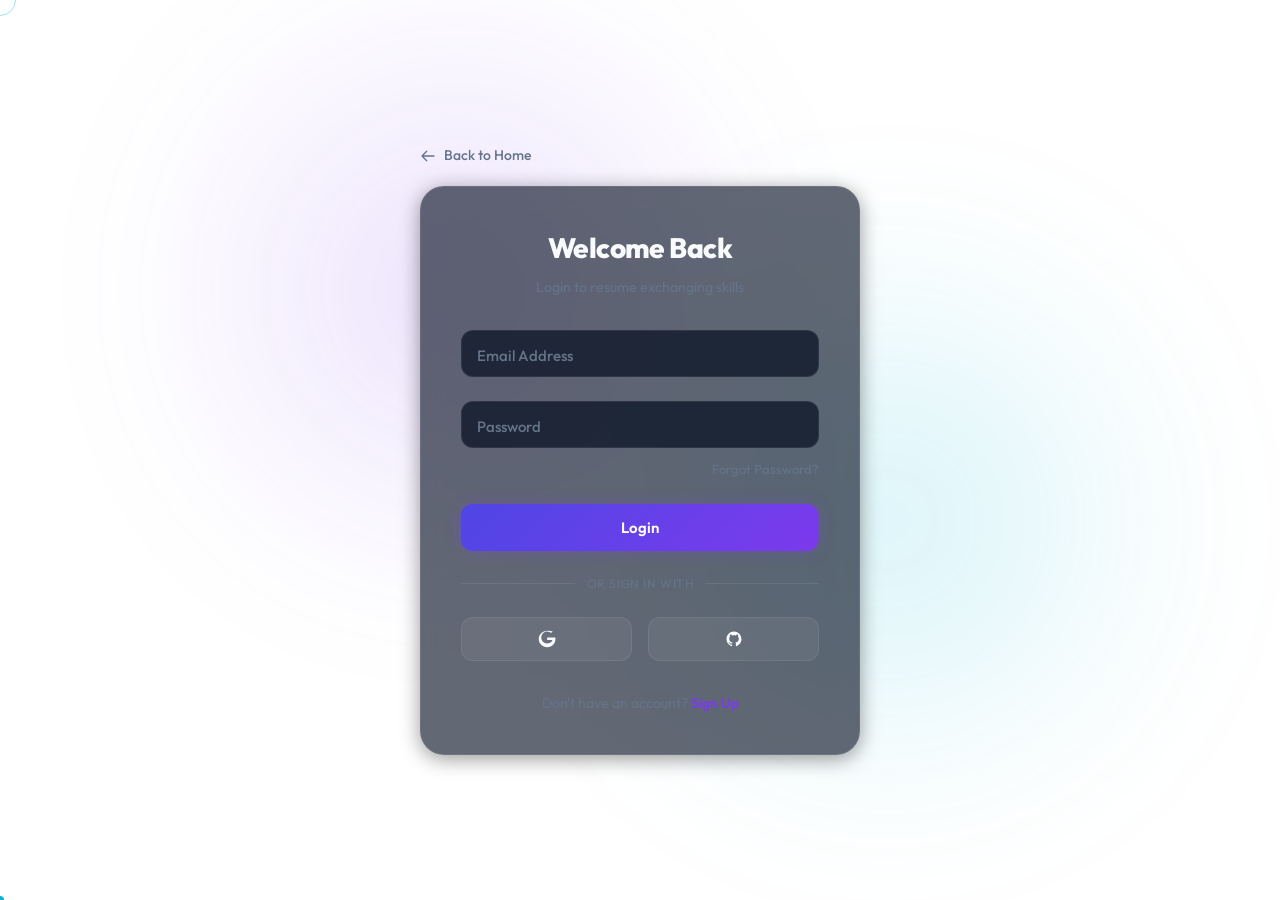
<file: frontend/explore.html>
<!DOCTYPE html>
<html lang="en" data-theme="light">
<head>
  <meta charset="UTF-8">
  <meta name="viewport" content="width=device-width, initial-scale=1.0">
  <title>Find Partners - Learnova</title>
  <link rel="stylesheet" href="css/global.css">
  <link rel="stylesheet" href="css/explore.css">
</head>
<body>

  <!-- Premium Loader Screen -->
  <div id="loader-screen">
    <div class="loader-logo">
      <svg viewBox="0 0 44 24" width="56" height="32" fill="none">
        <circle cx="14" cy="12" r="8" stroke="#8b5cf6" stroke-width="3" />
        <circle cx="27" cy="12" r="8" stroke="#94a3b8" stroke-width="3" stroke-opacity="0.8" />
      </svg>
      <span>Learnova</span>
    </div>
    <div class="loader-ring"></div>
  </div>

  <div class="glowing-blob blob-purple"></div>
  <div class="glowing-blob blob-cyan"></div>

  <div class="dashboard-layout">
    
    <!-- Sidebar -->
    <div id="sidebar-container"></div>
    
    <!-- Main Content -->
    <main class="main-content">
      
      <!-- Page Header -->
      <header class="page-header">
        <div class="page-title">
          <h1>Find Learning Partners</h1>
          <p>Match with members who offer what you want to learn, and want what you teach.</p>
        </div>
      </header>
      
      <!-- Search & Filtering Panels -->
      <section class="search-filters-bar glass">
        <div class="search-input-wrapper">
          <svg viewBox="0 0 24 24" width="18" height="18" fill="none" stroke="var(--text-muted)" stroke-width="2"><circle cx="11" cy="11" r="8"/><path d="m21 21-4.3-4.3"/></svg>
          <input type="text" id="search-query" placeholder="Search by name, teaching skills, or topics...">
        </div>
        
        <div class="filters-row">
          <select id="filter-level" aria-label="Filter by Skill Level">
            <option value="all">Any Level</option>
            <option value="Beginner">Beginner</option>
            <option value="Intermediate">Intermediate</option>
            <option value="Expert">Expert</option>
          </select>
          
          <select id="filter-availability" aria-label="Filter by Availability">
            <option value="all">Any Availability</option>
            <option value="Weekends">Weekends & Evenings</option>
            <option value="Weekdays">Weekdays</option>
            <option value="Flexible">Flexible Schedule</option>
          </select>
          
          <select id="filter-rating" aria-label="Filter by Rating">
            <option value="all">Any Rating</option>
            <option value="4.8">4.8+ Stars</option>
            <option value="4.9">4.9+ Stars</option>
            <option value="5.0">5.0 Stars</option>
          </select>
          
          <button class="btn btn-secondary" id="clear-filters-btn">Clear</button>
        </div>
      </section>
      
      <!-- Results Grid -->
      <section class="matches-grid" id="explore-matches-grid">
        <!-- Match Cards dynamically injected here -->
      </section>
      
    </main>
    
  </div>

  <!-- Exchange Request Modal Overlay -->
  <div class="modal-overlay" id="exchange-modal">
    <div class="modal-container glass-card">
      <div class="modal-header">
        <span class="modal-title">Send Barter Request</span>
        <span class="modal-close" id="close-exchange-modal">&times;</span>
      </div>
      <form id="exchange-request-form">
        <!-- Hidden values -->
        <input type="hidden" id="target-partner-id">
        
        <div class="modal-body">
          <div class="barter-flow-visual">
            <div class="barter-party me">
              <span class="party-label">You offer</span>
              <select class="form-control" id="barter-offer-select" required>
                <!-- Dynamic offered skills of current user -->
              </select>
            </div>
            
            <div class="barter-icon-center">
              <svg width="20" height="20" fill="none" stroke="var(--purple)" stroke-width="2.5" viewBox="0 0 24 24">
                <path stroke-linecap="round" stroke-linejoin="round" d="M8 7h12m0 0l-4-4m4 4l-4 4m0 6H4m0 0l4 4m-4-4l4-4"/>
              </svg>
            </div>
            
            <div class="barter-party partner">
              <span class="party-label" id="partner-offer-label">Elena offers</span>
              <select class="form-control" id="barter-receive-select" required>
                <!-- Dynamic offered skills of partner -->
              </select>
            </div>
          </div>
          
          <div class="form-group" style="margin-top: 24px;">
            <label class="form-label" for="exchange-proposal-msg">Barter Message</label>
            <textarea class="form-control" id="exchange-proposal-msg" rows="3" style="resize:none;" placeholder="Hi! I'd love to teach you X in exchange for learning Y. Let me know if you are free..."></textarea>
          </div>
        </div>
        
        <div class="modal-footer">
          <button type="button" class="btn btn-secondary" id="cancel-exchange-modal">Cancel</button>
          <button type="submit" class="btn btn-primary btn-glow">Send Proposal</button>
        </div>
      </form>
    </div>
  </div>

  <script src="js/theme.js"></script>
  <script src="js/explore.js"></script>
</body>
</html>
</file>
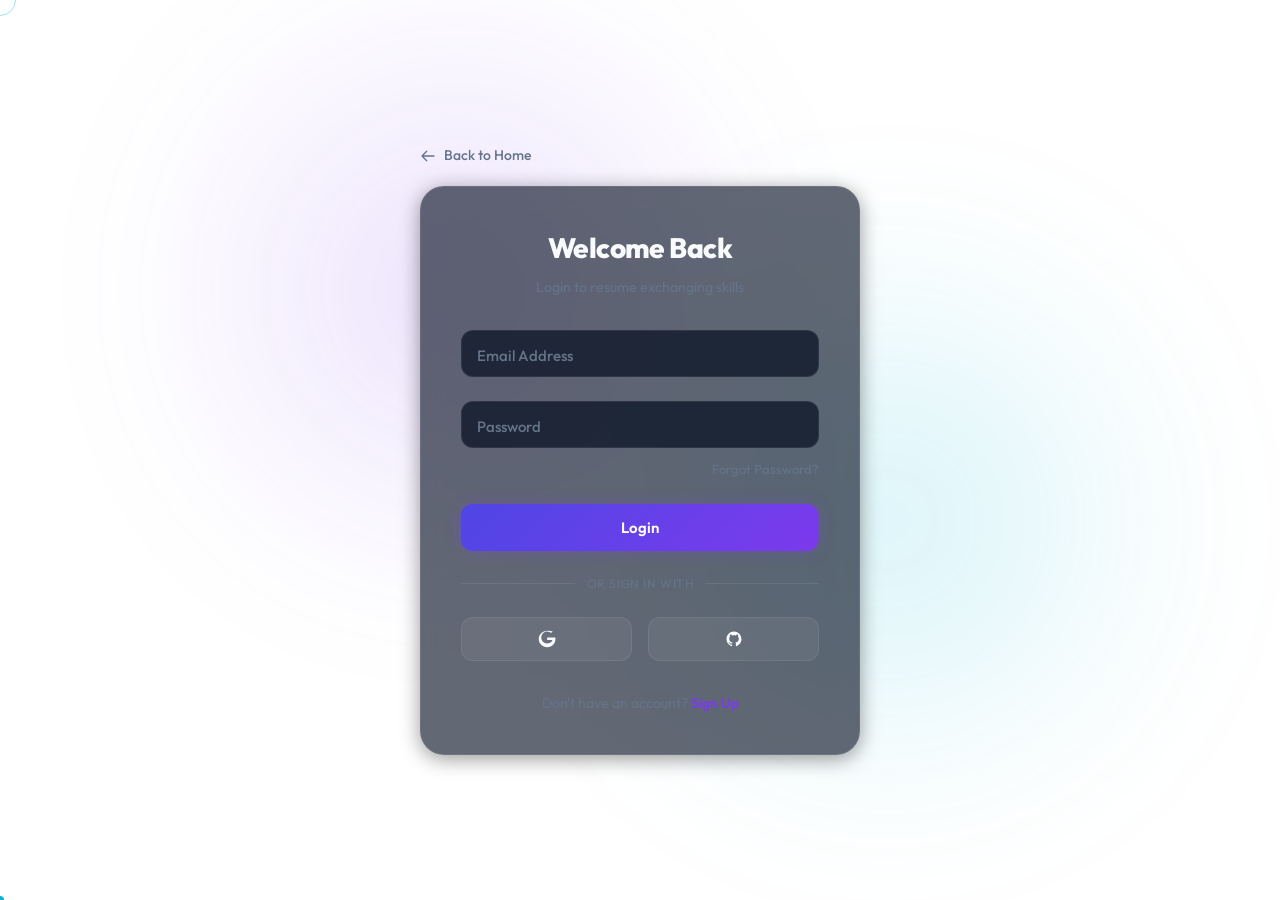
<file: frontend/feed.html>
<!DOCTYPE html>
<html lang="en" data-theme="dark">
<head>
  <meta charset="UTF-8">
  <meta name="viewport" content="width=device-width, initial-scale=1.0">
  <title>Community Moments - Learnova</title>
  <link rel="stylesheet" href="css/global.css">
  <link rel="stylesheet" href="css/feed.css">
</head>
<body>

  <!-- Premium Loader Screen -->
  <div id="loader-screen">
    <div class="loader-logo">
      <svg viewBox="0 0 44 24" width="76" height="42" fill="none">
        <circle cx="14" cy="12" r="8" stroke="var(--logo-purple)" stroke-width="3.5" />
        <circle cx="27" cy="12" r="8" stroke="var(--logo-grey)" stroke-width="3.5" stroke-opacity="0.9" />
      </svg>
      <span>Learnova</span>
    </div>
    <div class="loader-ring"></div>
  </div>

  <div class="glowing-blob blob-purple"></div>
  <div class="glowing-blob blob-cyan"></div>

  <div class="dashboard-layout">
    
    <!-- Sidebar -->
    <div id="sidebar-container"></div>
    
    <!-- Main Content -->
    <main class="main-content">
      
      <div class="feed-header" style="margin-bottom: 24px;">
        <h2 style="font-size: 26px; font-weight: 800; letter-spacing: -0.02em; color: var(--text-primary);">Community Moments</h2>
        <p style="font-size: 14.5px; color: var(--text-secondary); margin-top: 4px;">Share your learning journey, bartering feedback, certificates, and workstation setups with the Learnova network!</p>
      </div>

      <div class="feed-grid">
        
        <!-- Feed Column -->
        <div class="feed-main-col">
          
          <!-- Quick share box -->
          <div class="quick-share-box glass" id="quick-share-trigger-box">
            <div class="quick-share-avatar" id="quick-share-avatar-placeholder"></div>
            <div class="quick-share-input">Share a learning moment with a photo...</div>
            <button class="btn-share-photo">📷 Photo</button>
          </div>

          <!-- Posts Feed -->
          <div class="activity-feed" id="activity-feed-container">
            <!-- Dynamic Posts render here -->
          </div>
          
        </div>

        <!-- Sidebar Widgets Column -->
        <div class="feed-side-col">
          
          <!-- Community Guidelines -->
          <div class="widget-card glass-card">
            <h4>Barter Etiquette 🤝</h4>
            <ul style="padding-left: 16px; margin-top: 10px; font-size:12.5px; color:var(--text-secondary); display:flex; flex-direction:column; gap:8px;">
              <li>Be encouraging and supportive to other learners.</li>
              <li>Post authentic pictures of your studies, notes, or credentials.</li>
              <li>Include tags like #Learnova or #KnowledgeExchange.</li>
              <li>Respect the 1-to-1 time of your barter partners.</li>
            </ul>
          </div>
          
        </div>
        
      </div>
      
    </main>
    
  </div>

  <!-- Modal Create Post (Photo Sharing) Overlay -->
  <div class="modal-overlay" id="share-post-modal">
    <div class="modal-container glass-card">
      <div class="modal-header">
        <span class="modal-title">Share Learning Moment</span>
        <span class="modal-close" id="close-post-modal">&times;</span>
      </div>
      <form id="share-post-form">
        <div class="modal-body">
          <div class="form-group">
            <label class="form-label" for="post-caption">Post Caption</label>
            <textarea class="form-control" id="post-caption" rows="3" required style="resize:none;" placeholder="What did you learn or teach today? Share your thoughts..."></textarea>
          </div>
          <div class="form-group">
            <label class="form-label" for="post-image">Attach Real Photo (Optional)</label>
            <input type="file" id="post-image" accept="image/*" class="form-control" style="background: rgba(255,255,255,0.05); color: #fff; border: 1px solid rgba(255,255,255,0.1); padding: 8px; border-radius: 8px;">
          </div>
          
          <div class="form-group">
            <label class="form-label">Attach Photo Template</label>
            <div class="photo-select-preview-grid">
              
              <label class="photo-option active">
                <input type="radio" name="photo-template-select" value="study" checked style="display:none;">
                <span class="photo-option-icon">☕💻</span>
                <span class="photo-option-label">Study Workspace</span>
              </label>
              
              <label class="photo-option">
                <input type="radio" name="photo-template-select" value="certificate" style="display:none;">
                <span class="photo-option-icon">🏆📜</span>
                <span class="photo-option-label">Certificate Badge</span>
              </label>

              <label class="photo-option">
                <input type="radio" name="photo-template-select" value="whiteboard" style="display:none;">
                <span class="photo-option-icon">🎨📊</span>
                <span class="photo-option-label">Whiteboard Brainstorm</span>
              </label>

              <label class="photo-option">
                <input type="radio" name="photo-template-select" value="workspace" style="display:none;">
                <span class="photo-option-icon">🖥️💡</span>
                <span class="photo-option-label">Workstation Desk</span>
              </label>
              
            </div>
          </div>
        </div>
        <div class="modal-footer">
          <button type="button" class="btn btn-secondary" id="cancel-post-modal">Cancel</button>
          <button type="submit" class="btn btn-primary btn-glow">Share Post</button>
        </div>
      </form>
    </div>
  </div>

  <script src="js/theme.js"></script>
  <script src="js/feed.js"></script>
</body>
</html>
</file>
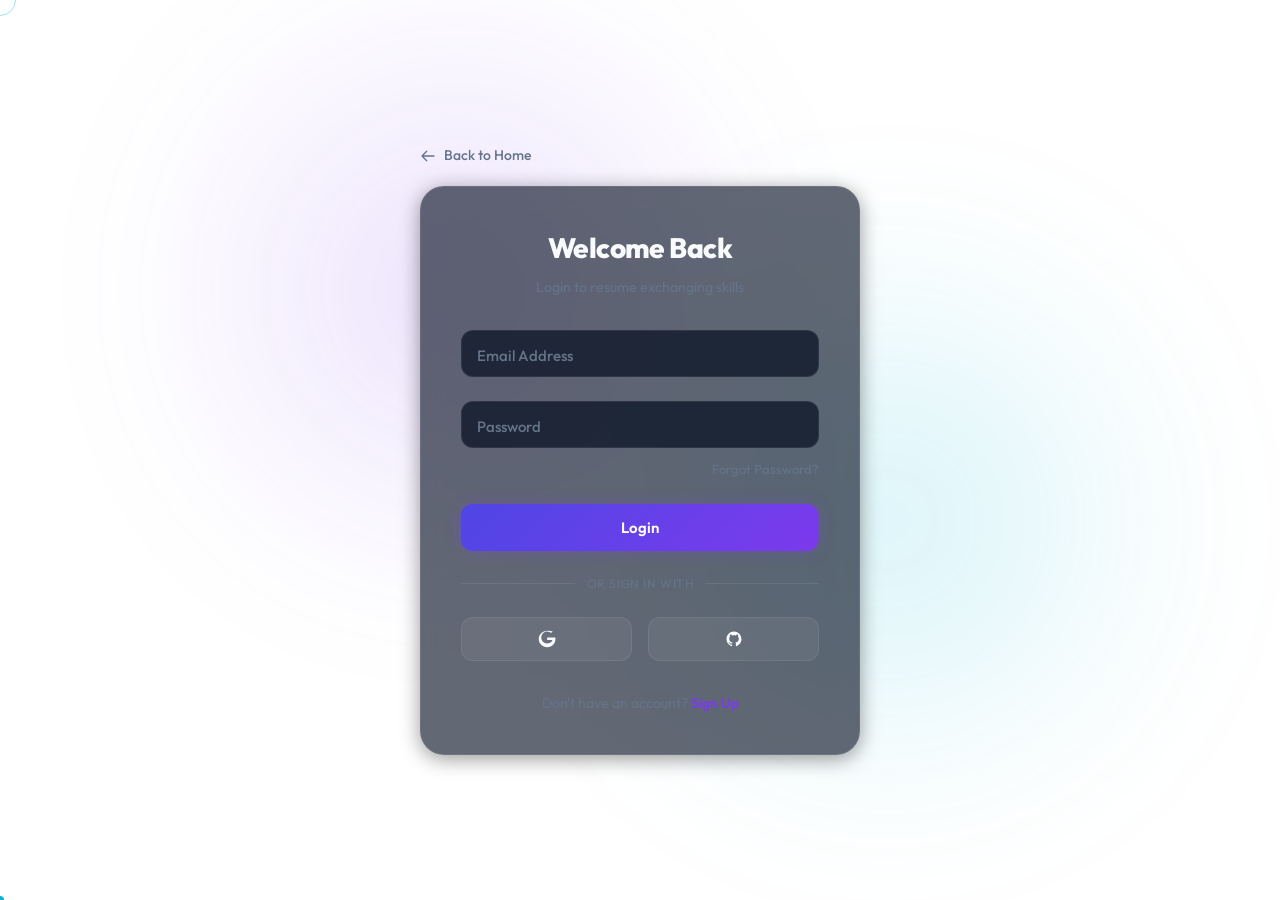
<file: frontend/login.html>
<!DOCTYPE html>
<html lang="en" data-theme="light">
<head>
  <meta charset="UTF-8">
  <meta name="viewport" content="width=device-width, initial-scale=1.0">
  <title>Login - Learnova</title>
  <link rel="stylesheet" href="css/global.css">
  <link rel="stylesheet" href="css/auth.css">
</head>
<body>

  <!-- Premium Loader Screen -->
  <div id="loader-screen">
    <div class="loader-logo">
      <svg viewBox="0 0 44 24" width="56" height="32" fill="none">
        <circle cx="14" cy="12" r="8" stroke="#8b5cf6" stroke-width="3" />
        <circle cx="27" cy="12" r="8" stroke="#94a3b8" stroke-width="3" stroke-opacity="0.8" />
      </svg>
      <span>Learnova</span>
    </div>
    <div class="loader-ring"></div>
  </div>

  <div class="glowing-blob blob-purple"></div>
  <div class="glowing-blob blob-cyan"></div>

  <!-- Outer container centering the card -->
  <div class="auth-wrapper">
    <div class="auth-card-container">
      
      <!-- Back to Home link -->
      <a href="index.html" class="back-home-link">
        <svg width="16" height="16" fill="none" stroke="currentColor" stroke-width="2" viewBox="0 0 24 24"><path stroke-linecap="round" stroke-linejoin="round" d="M10 19l-7-7m0 0l7-7m-7 7h18"/></svg>
        Back to Home
      </a>
      
      <!-- Login View -->
      <div class="auth-card glass active" id="login-view">
        <div class="auth-header">
          <h2>Welcome Back</h2>
          <p>Login to resume exchanging skills</p>
        </div>
        
        <form id="login-form">
          <div class="form-group-floating">
            <input type="email" id="login-email" required placeholder=" " autocomplete="email">
            <label for="login-email">Email Address</label>
            <div class="input-glow"></div>
          </div>
          
          <div class="form-group-floating">
            <input type="password" id="login-password" required placeholder=" " autocomplete="current-password">
            <label for="login-password">Password</label>
            <div class="input-glow"></div>
          </div>
          
          <div class="forgot-link-row">
            <span class="forgot-btn clickable" id="trigger-forgot">Forgot Password?</span>
          </div>
          
          <button type="submit" class="btn btn-primary btn-glow btn-block">Login</button>
        </form>
        
        <div class="auth-divider">
          <span>Or sign in with</span>
        </div>
        
        <div class="social-login-grid">
          <button class="btn btn-secondary btn-social" aria-label="Sign in with Google">
            <svg width="18" height="18" fill="currentColor" viewBox="0 0 24 24"><path d="M12.24 10.285V13.4h6.887c-.275 1.565-1.88 4.604-6.887 4.604-4.33 0-7.859-3.579-7.859-7.993 0-4.414 3.53-7.993 7.86-7.993 2.46 0 4.108 1.025 5.048 1.926l2.427-2.334C18.155 1.637 15.42 1 12.24 1 5.922 1 1 5.932 1 12s4.922 11 11.24 11c6.598 0 10.99-4.637 10.99-11.19 0-.752-.082-1.325-.183-1.81H12.24z"/></svg>
          </button>
          <button class="btn btn-secondary btn-social" aria-label="Sign in with GitHub">
            <svg width="18" height="18" fill="currentColor" viewBox="0 0 24 24"><path fill-rule="evenodd" d="M12 2C6.477 2 2 6.477 2 12c0 4.42 2.87 8.17 6.84 9.5.5.08.66-.23.66-.5v-1.69c-2.77.6-3.36-1.34-3.36-1.34-.46-1.16-1.11-1.47-1.11-1.47-.9-.62.07-.6.07-.6 1 .07 1.53 1.03 1.53 1.03.9 1.52 2.34 1.07 2.91.83.09-.65.35-1.09.63-1.34-2.22-.25-4.55-1.11-4.55-4.92 0-1.11.38-2 1.03-2.71-.1-.25-.45-1.29.1-2.64 0 0 .84-.27 2.75 1.02.79-.22 1.65-.33 2.5-.33.85 0 1.71.11 2.5.33 1.91-1.29 2.75-1.02 2.75-1.02.55 1.35.2 2.39.1 2.64.65.71 1.03 1.6 1.03 2.71 0 3.82-2.34 4.66-4.57 4.91.36.31.69.92.69 1.85V21c0 .27.16.59.67.5C19.14 20.16 22 16.42 22 12A10 10 0 0012 2z" clip-rule="evenodd"/></svg>
          </button>
        </div>
        
        <p class="auth-switch">Don't have an account? <a href="register.html">Sign Up</a></p>
      </div>

      <!-- Forgot Password View (Hidden by default, slides in) -->
      <div class="auth-card glass" id="forgot-view">
        <div class="auth-header">
          <h2>Reset Password</h2>
          <p>Enter email to receive recovery instructions</p>
        </div>
        
        <form id="forgot-form">
          <div class="form-group-floating">
            <input type="email" id="forgot-email" required placeholder=" ">
            <label for="forgot-email">Email Address</label>
            <div class="input-glow"></div>
          </div>
          
          <button type="submit" class="btn btn-primary btn-glow btn-block">Send Reset Link</button>
        </form>
        
        <p class="auth-switch">Remember your credentials? <span class="clickable" id="trigger-login">Back to Login</span></p>
      </div>
      
    </div>
  </div>

  <script src="js/theme.js"></script>
  <script src="js/auth.js"></script>
</body>
</html>
</file>
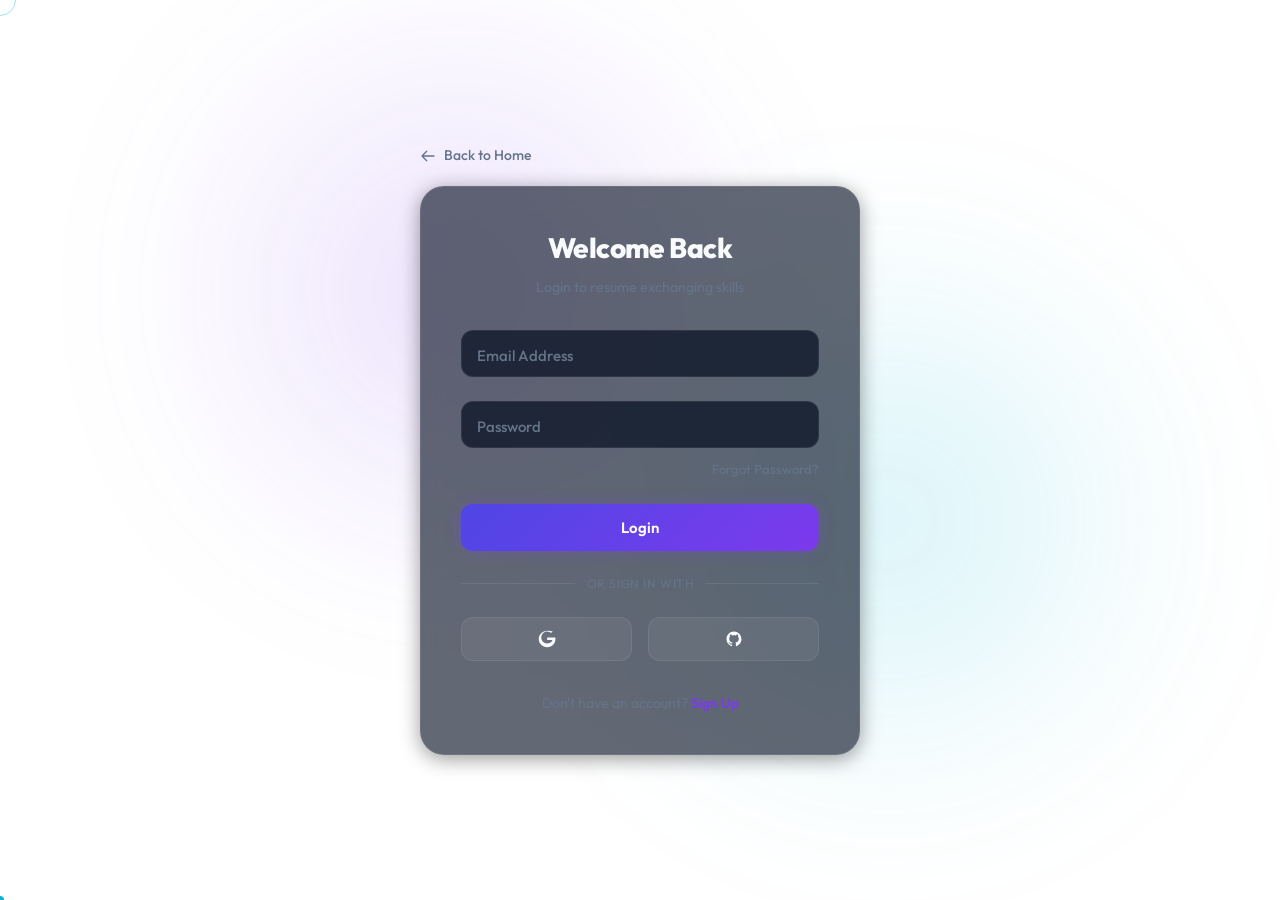
<file: frontend/profile.html>
<!DOCTYPE html>
<html lang="en" data-theme="dark">
<head>
  <meta charset="UTF-8">
  <meta name="viewport" content="width=device-width, initial-scale=1.0">
  <title>My Profile - Learnova</title>
  <link rel="stylesheet" href="css/global.css">
  <link rel="stylesheet" href="css/profile.css">
</head>
<body>

  <!-- Premium Loader Screen -->
  <div id="loader-screen">
    <div class="loader-logo">
      <svg viewBox="0 0 44 24" width="56" height="32" fill="none">
        <circle cx="14" cy="12" r="8" stroke="#8b5cf6" stroke-width="3" />
        <circle cx="27" cy="12" r="8" stroke="#94a3b8" stroke-width="3" stroke-opacity="0.8" />
      </svg>
      <span>Learnova</span>
    </div>
    <div class="loader-ring"></div>
  </div>

  <div class="glowing-blob blob-purple"></div>
  <div class="glowing-blob blob-cyan"></div>

  <div class="dashboard-layout">
    
    <!-- Sidebar -->
    <div id="sidebar-container"></div>
    
    <!-- Main Content -->
    <main class="main-content">
      
      <!-- LinkedIn style Header Card -->
      <section class="linkedin-card header-card glass-card" style="padding: 0; overflow: hidden; border-radius: 20px; margin-bottom: 28px;">
        <div class="profile-banner"></div>
        <div class="profile-header-details">
          
          <div class="profile-avatar-container" id="profile-avatar">
            <!-- SVG Avatar dynamically injected -->
          </div>
          
          <div class="profile-info-block">
            <div class="profile-name-row">
              <h2 id="profile-display-name">Loading Profile...</h2>
              <span class="pro-badge">PRO</span>
            </div>
            
            <!-- Professional Headline like LinkedIn -->
            <p id="profile-display-headline" class="profile-headline-text">Senior UX Lead | Figma Design System Specialist</p>
            
            <div class="connections-row">
              <span id="profile-display-location">Prague, Czech Republic</span>
              <span class="divider-dot">&bull;</span>
              <span id="profile-display-connections" class="connections-count">42 exchanges &bull; 500+ connections</span>
            </div>
            
            <div class="profile-cta-row">
              <button class="btn btn-primary btn-glow open-barter-btn">Open to Exchange</button>
              <button class="btn btn-secondary share-post-trigger-btn" id="create-post-trigger">Share learning moment</button>
              <button class="btn btn-secondary btn-icon edit-profile-trigger" id="edit-profile-btn" title="Edit Profile Details">
                <svg width="16" height="16" fill="none" stroke="currentColor" stroke-width="2" viewBox="0 0 24 24"><path stroke-linecap="round" stroke-linejoin="round" d="M15.232 5.232l3.536 3.536m-2.036-5.036a2.5 2.5 0 113.536 3.536L6.5 21.036H3v-3.572L16.732 3.732z"/></svg>
              </button>
            </div>
          </div>
          
        </div>
      </section>
      
      <!-- Main Columns -->
      <div class="profile-grid">
        
        <!-- Left column: About, Activity, Experience -->
        <div class="profile-left-column">
          
          <!-- About/Summary Card -->
          <div class="linkedin-card glass-card">
            <h3>About Summary</h3>
            <p id="profile-display-bio" class="profile-bio-text">Loading bio details...</p>
            <div class="availability-info-row" style="margin-top: 14px; padding-top: 14px; border-top: 1px dashed var(--border-color); font-size:13.5px;">
              <strong>Availability Status:</strong> <span id="profile-display-availability" style="color:var(--cyan); font-weight:600;">Flexible Hours</span>
            </div>
          </div>


          <!-- Experience Card (Exchanges History styled as jobs) -->
          <div class="linkedin-card glass-card">
            <h3>Exchange Experience</h3>
            <div class="experience-list" id="profile-experience-list">
              <!-- Render completed sessions as job nodes -->
            </div>
          </div>
          
          <!-- My Posts Card -->
          <div class="linkedin-card glass-card">
            <h3>My Posts</h3>
            <div class="my-posts-list" id="profile-my-posts-list">
              <div class="empty-state" style="padding: 20px 0; text-align:center;"><p>Loading posts...</p></div>
            </div>
          </div>

        </div>
        
        <!-- Right column: Skills, Badges, Reviews -->
        <div class="profile-right-column">
          
          <!-- Skills & Endorsements Card -->
          <div class="linkedin-card glass-card">
            <div class="card-header-row" style="display: flex; justify-content: space-between; align-items: center; border-bottom: 1px solid var(--border-color); padding-bottom: 12px; margin-bottom: 16px;">
              <h3 style="margin-bottom:0;">Skills & Endorsements</h3>
              <div style="display:flex; gap:8px;">
                <button class="btn btn-secondary btn-icon btn-sm" id="add-offered-skill-btn" title="Add Skill Offered">
                  <span style="font-size:14px;">🎓</span>
                </button>
                <button class="btn btn-secondary btn-icon btn-sm" id="add-wanted-skill-btn" title="Add Skill Wanted">
                  <span style="font-size:14px;">🔍</span>
                </button>
              </div>
            </div>
            
            <div class="skills-block-section">
              <h5 class="section-sub-title">Skills I teach</h5>
              <div class="skills-chips-list" id="offered-chips-container">
                <!-- Offered Chips -->
              </div>
            </div>
            
            <div class="skills-block-section" style="margin-top: 20px;">
              <h5 class="section-sub-title">Skills I want to learn</h5>
              <div class="skills-chips-list" id="wanted-chips-container">
                <!-- Wanted Chips -->
              </div>
            </div>
          </div>

          <!-- Achievements Card -->
          <div class="linkedin-card glass-card">
            <h3>Achievements Badges</h3>
            <div class="profile-badges-grid" id="profile-badges-container">
              <!-- Badges shelf -->
            </div>
          </div>

          <!-- Recommendations and Reviews -->
          <div class="linkedin-card glass-card">
            <h3>Recommendations Feedback</h3>
            
            <div class="rating-summary-box">
              <div class="rating-stars-large" id="avg-stars-container">★★★★★</div>
              <div>
                <h4 id="avg-rating-value">5.0 / 5.0</h4>
                <p>From <span id="rating-review-count">1</span> recommendations</p>
              </div>
            </div>
            
            <div class="reviews-list" id="profile-reviews-list">
              <!-- Reviews items -->
            </div>
          </div>
          
        </div>
        
      </div>
      
    </main>
    
  </div>

  <!-- Modal Edit Profile Detail -->
  <div class="modal-overlay" id="edit-profile-modal">
    <div class="modal-container glass-card">
      <div class="modal-header">
        <span class="modal-title">Edit Profile Details</span>
        <span class="modal-close" id="close-profile-modal">&times;</span>
      </div>
      <form id="edit-profile-form">
        <div class="modal-body">
          <div class="form-group">
            <label class="form-label" for="edit-name">Display Name</label>
            <input type="text" class="form-control" id="edit-name" required>
          </div>
          <div class="form-group">
            <label class="form-label" for="edit-headline">Professional Headline</label>
            <input type="text" class="form-control" id="edit-headline" required placeholder="e.g. Senior UX Designer | HTML/CSS Mentor">
          </div>
          <div class="form-group">
            <label class="form-label" for="edit-location">Location</label>
            <input type="text" class="form-control" id="edit-location" required>
          </div>
          <div class="form-group">
            <label class="form-label" for="edit-bio">Short Bio / About Summary</label>
            <textarea class="form-control" id="edit-bio" rows="4" maxlength="350" style="resize: none;" placeholder="Explain your background..."></textarea>
          </div>
          <div class="form-group">
            <label class="form-label" for="edit-avatar-url">Custom Profile Picture URL (Optional)</label>
            <input type="url" class="form-control" id="edit-avatar-url" placeholder="Paste image link (overrides avatar style below)">
          </div>
          <div class="form-group">
            <label class="form-label" for="edit-avatar-file">Upload Profile Picture (Optional)</label>
            <input type="file" class="form-control" id="edit-avatar-file" accept="image/*">
          </div>
          <div class="form-group">
            <label class="form-label" for="edit-banner-url">Custom Cover Banner URL (Optional)</label>
            <input type="url" class="form-control" id="edit-banner-url" placeholder="Paste banner image link">
          </div>
          <div class="form-group">
            <label class="form-label">Profile Avatar Style</label>
            <div class="avatar-select-grid" style="display: flex; gap: 12px; margin-top: 8px;">
              <label class="avatar-opt active" style="cursor:pointer; display:block;">
                <input type="radio" name="edit-avatar-color" value="purple" checked style="display:none;">
                <span class="avatar-opt-preview" style="display:block; width:36px; height:36px; border-radius:50%; border:2px solid transparent; background: linear-gradient(135deg, #4F46E5, #7C3AED);"></span>
              </label>
              <label class="avatar-opt" style="cursor:pointer; display:block;">
                <input type="radio" name="edit-avatar-color" value="pink" style="display:none;">
                <span class="avatar-opt-preview" style="display:block; width:36px; height:36px; border-radius:50%; border:2px solid transparent; background: linear-gradient(135deg, #EC4899, #8B5CF6);"></span>
              </label>
              <label class="avatar-opt" style="cursor:pointer; display:block;">
                <input type="radio" name="edit-avatar-color" value="blue" style="display:none;">
                <span class="avatar-opt-preview" style="display:block; width:36px; height:36px; border-radius:50%; border:2px solid transparent; background: linear-gradient(135deg, #3B82F6, #06B6D4);"></span>
              </label>
              <label class="avatar-opt" style="cursor:pointer; display:block;">
                <input type="radio" name="edit-avatar-color" value="green" style="display:none;">
                <span class="avatar-opt-preview" style="display:block; width:36px; height:36px; border-radius:50%; border:2px solid transparent; background: linear-gradient(135deg, #10B981, #3B82F6);"></span>
              </label>
              <label class="avatar-opt" style="cursor:pointer; display:block;">
                <input type="radio" name="edit-avatar-color" value="orange" style="display:none;">
                <span class="avatar-opt-preview" style="display:block; width:36px; height:36px; border-radius:50%; border:2px solid transparent; background: linear-gradient(135deg, #F59E0B, #EF4444);"></span>
              </label>
            </div>
          </div>
          <div class="form-group">
            <label class="form-label" for="edit-availability">Availability / Preferred Hours</label>
            <select class="form-control" id="edit-availability">
              <option value="Flexible Schedule">Flexible Schedule</option>
              <option value="Weekends & Evenings">Weekends & Evenings</option>
              <option value="Weekdays Afternoon">Weekdays Afternoon</option>
              <option value="Weekdays 6 PM - 9 PM">Weekdays 6 PM - 9 PM</option>
            </select>
          </div>
        </div>
        <div class="modal-footer">
          <button type="button" class="btn btn-secondary" id="cancel-profile-modal">Cancel</button>
          <button type="submit" class="btn btn-primary btn-glow">Save Changes</button>
        </div>
      </form>
    </div>
  </div>



  <!-- Skill Modal -->
  <div class="modal-overlay" id="skill-modal">
    <div class="modal-container glass-card">
      <div class="modal-header">
        <span class="modal-title" id="skill-modal-title">Add Skill</span>
        <span class="modal-close" id="close-skill-modal">&times;</span>
      </div>
      <form id="skill-form">
        <div class="modal-body">
          <input type="hidden" id="skill-type" value="offered">
          <input type="hidden" id="skill-edit-index" value="-1">
          
          <div class="form-group">
            <label class="form-label" for="skill-name-input">Skill Name</label>
            <input type="text" class="form-control" id="skill-name-input" list="skills-datalist" required placeholder="e.g. JavaScript, Figma, Python">
            <datalist id="skills-datalist"></datalist>
          </div>
          <div class="form-group">
            <label class="form-label" for="skill-level-input">Proficiency Level</label>
            <select class="form-control" id="skill-level-input">
              <option value="Beginner">Beginner</option>
              <option value="Intermediate">Intermediate</option>
              <option value="Expert">Expert</option>
            </select>
          </div>
        </div>
        <div class="modal-footer">
          <button type="button" class="btn btn-secondary" id="cancel-skill-modal">Cancel</button>
          <button type="submit" class="btn btn-primary btn-glow" id="skill-submit-btn">Add Skill</button>
        </div>
      </form>
    </div>
  </div>

  <script src="js/theme.js"></script>
  <script src="js/profile.js"></script>
</body>
</html>
</file>
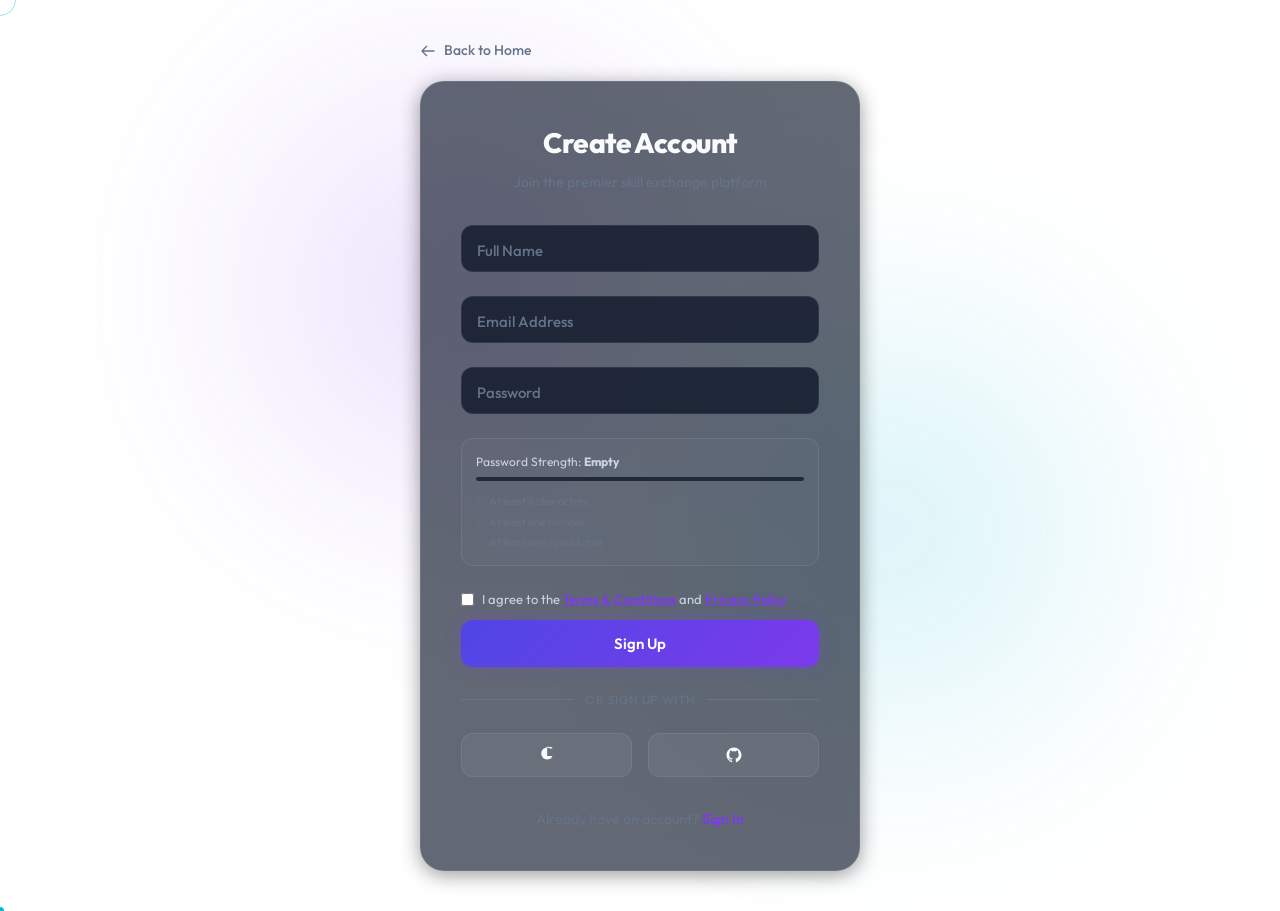
<file: frontend/register.html>
<!DOCTYPE html>
<html lang="en" data-theme="light">

<head>
  <meta charset="UTF-8">
  <meta name="viewport" content="width=device-width, initial-scale=1.0">
  <title>Sign Up - Learnova</title>
  <link rel="stylesheet" href="css/global.css">
  <link rel="stylesheet" href="css/auth.css">
</head>

<body>

  <!-- Premium Loader Screen -->
  <div id="loader-screen">
    <div class="loader-logo">
      <svg viewBox="0 0 44 24" width="56" height="32" fill="none">
        <circle cx="14" cy="12" r="8" stroke="#8b5cf6" stroke-width="3" />
        <circle cx="27" cy="12" r="8" stroke="#94a3b8" stroke-width="3" stroke-opacity="0.8" />
      </svg>
      <span>Learnova</span>
    </div>
    <div class="loader-ring"></div>
  </div>

  <div class="glowing-blob blob-purple"></div>
  <div class="glowing-blob blob-cyan"></div>

  <div class="auth-wrapper">
    <div class="auth-card-container">

      <a href="index.html" class="back-home-link">
        <svg width="16" height="16" fill="none" stroke="currentColor" stroke-width="2" viewBox="0 0 24 24">
          <path stroke-linecap="round" stroke-linejoin="round" d="M10 19l-7-7m0 0l7-7m-7 7h18" />
        </svg>
        Back to Home
      </a>

      <!-- Registration Card -->
      <div class="auth-card glass active" id="register-card">
        <div class="auth-header">
          <h2>Create Account</h2>
          <p>Join the premier skill exchange platform</p>
        </div>

        <form id="register-form">
          <div class="form-group-floating">
            <input type="text" id="reg-name" required placeholder=" " autocomplete="name">
            <label for="reg-name">Full Name</label>
            <div class="input-glow"></div>
          </div>

          <div class="form-group-floating">
            <input type="email" id="reg-email" required placeholder=" " autocomplete="email">
            <label for="reg-email">Email Address</label>
            <div class="input-glow"></div>
          </div>

          <div class="form-group-floating">
            <input type="password" id="reg-password" required placeholder=" " autocomplete="new-password">
            <label for="reg-password">Password</label>
            <div class="input-glow"></div>
          </div>

          <!-- Password Strength Meter -->
          <div class="strength-meter-wrapper">
            <span class="strength-label">Password Strength: <strong id="strength-text">Empty</strong></span>
            <div class="strength-bar-bg">
              <div class="strength-bar" id="strength-bar"></div>
            </div>
            <ul class="strength-hints">
              <li id="hint-len">At least 8 characters</li>
              <li id="hint-num">At least one number</li>
              <li id="hint-spec">At least one special char</li>
            </ul>
          </div>

          <!-- Terms & Privacy Agreement Checkbox -->
          <div class="form-group-checkbox"
            style="margin: 18px 0 12px; display: flex; align-items: flex-start; gap: 8px; font-size: 13px; color: var(--text-secondary); text-align: left;">
            <input type="checkbox" id="reg-terms" required style="margin-top: 3px; cursor: pointer;">
            <label for="reg-terms" style="cursor: pointer; line-height: 1.4;">I agree to the <a href="terms.html"
                target="_blank" style="color: var(--purple); text-decoration: underline; font-weight: 600;">Terms &
                Conditions</a> and <a href="privacy.html" target="_blank"
                style="color: var(--purple); text-decoration: underline; font-weight: 600;">Privacy Policy</a></label>
          </div>

          <button type="submit" class="btn btn-primary btn-glow btn-block">Sign Up</button>
        </form>

        <div class="auth-divider">
          <span>Or sign up with</span>
        </div>

        <div class="social-login-grid">
          <button class="btn btn-secondary btn-social" aria-label="Sign up with Google">
            <svg width="18" height="18" fill="currentColor" viewBox="0 0 24 24">
              <path
                d="M12.24 10.285V13.4h6.887c-.275 1.565-1.88 4.604-6.887 4.604-4.33 0-7.859-3.579-7.859-7.993 0-4.414 3.53-7.993 7.86-7.993 2.46 0 4.108 1.025 5.048 1.926l2.427-2.334C18.155 1.637 15.42 1 12.24 1 5.922 1 12s4.922 11 11.24 11c6.598 0 10.99-4.637 10.99-11.19 0-.752-.082-1.325-.183-1.81H12.24z" />
            </svg>
          </button>
          <button class="btn btn-secondary btn-social" aria-label="Sign up with GitHub">
            <svg width="18" height="18" fill="currentColor" viewBox="0 0 24 24">
              <path fill-rule="evenodd"
                d="M12 2C6.477 2 2 6.477 2 12c0 4.42 2.87 8.17 6.84 9.5.5.08.66-.23.66-.5v-1.69c-2.77.6-3.36-1.34-3.36-1.34-.46-1.16-1.11-1.47-1.11-1.47-.9-.62.07-.6.07-.6 1 .07 1.53 1.03 1.53 1.03.9 1.52 2.34 1.07 2.91.83.09-.65.35-1.09.63-1.34-2.22-.25-4.55-1.11-4.55-4.92 0-1.11.38-2 1.03-2.71-.1-.25-.45-1.29.1-2.64 0 0 .84-.27 2.75 1.02.79-.22 1.65-.33 2.5-.33.85 0 1.71.11 2.5.33 1.91-1.29 2.75-1.02 2.75-1.02.55 1.35.2 2.39.1 2.64.65.71 1.03 1.6 1.03 2.71 0 3.82-2.34 4.66-4.57 4.91.36.31.69.92.69 1.85V21c0 .27.16.59.67.5C19.14 20.16 22 16.42 22 12A10 10 0 0012 2z"
                clip-rule="evenodd" />
            </svg>
          </button>
        </div>

        <p class="auth-switch">Already have an account? <a href="login.html">Sign In</a></p>
      </div>

    </div>
  </div>

  <script src="js/theme.js"></script>
  <script src="js/auth.js"></script>
</body>

</html>
</file>
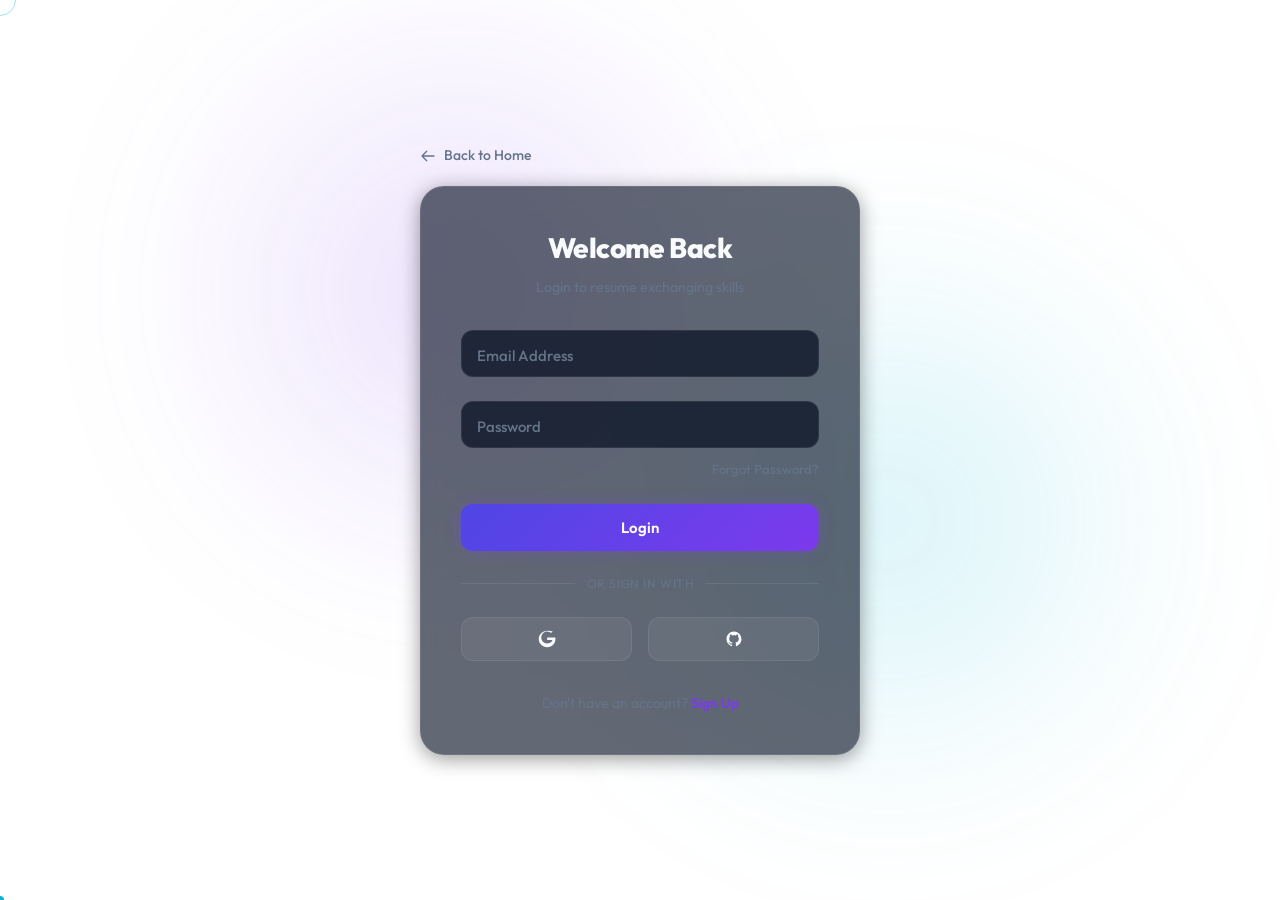
<file: frontend/requests.html>
<!DOCTYPE html>
<html lang="en" data-theme="light">
<head>
  <meta charset="UTF-8">
  <meta name="viewport" content="width=device-width, initial-scale=1.0">
  <title>Requests & Schedule - Learnova</title>
  <link rel="stylesheet" href="css/global.css">
  <link rel="stylesheet" href="css/requests.css">
</head>
<body>

  <!-- Premium Loader Screen -->
  <div id="loader-screen">
    <div class="loader-logo">
      <svg viewBox="0 0 44 24" width="56" height="32" fill="none">
        <circle cx="14" cy="12" r="8" stroke="#8b5cf6" stroke-width="3" />
        <circle cx="27" cy="12" r="8" stroke="#94a3b8" stroke-width="3" stroke-opacity="0.8" />
      </svg>
      <span>Learnova</span>
    </div>
    <div class="loader-ring"></div>
  </div>

  <div class="glowing-blob blob-purple"></div>
  <div class="glowing-blob blob-cyan"></div>

  <div class="dashboard-layout">
    
    <!-- Sidebar -->
    <div id="sidebar-container"></div>
    
    <!-- Main Content -->
    <main class="main-content">
      
      <!-- Page Header -->
      <header class="page-header">
        <div class="page-title">
          <h1>Request Center & Calendar</h1>
          <p>Manage skill exchange proposals, book times, and rate completed barters.</p>
        </div>
      </header>
      
      <!-- Double Column Layout -->
      <div class="requests-grid">
        
        <!-- Left Side: Requests tabs -->
        <div class="requests-left-col">
          
          <div class="glass-card tab-panel-card">
            
            <!-- Tab Headers -->
            <div class="tab-headers-row">
              <button class="tab-btn active" data-tab="incoming">Incoming Requests</button>
              <button class="tab-btn" data-tab="outgoing">Sent Proposals</button>
              <button class="tab-btn" data-tab="history">Exchange History</button>
            </div>
            
            <!-- Tab Content lists -->
            <div class="tab-content active" id="incoming-tab">
              <!-- Render Incoming requests -->
            </div>
            
            <div class="tab-content" id="outgoing-tab">
              <!-- Render Outgoing proposals -->
            </div>

            <div class="tab-content" id="history-tab">
              <!-- Render History exchanges -->
            </div>
            
          </div>
          
        </div>
        
        <!-- Right Side: Calendar & Upcoming sessions lists -->
        <div class="requests-right-col">
          
          <!-- Calendar Card -->
          <div class="calendar-card glass-card">
            <div class="calendar-header">
              <button class="btn-cal-nav" id="prev-month">&larr;</button>
              <h3 id="calendar-month-year" style="margin-bottom:0;">July 2026</h3>
              <button class="btn-cal-nav" id="next-month">&rarr;</button>
            </div>
            
            <!-- Days grid headers -->
            <div class="calendar-days-hdr">
              <span>Su</span><span>Mo</span><span>Tu</span><span>We</span><span>Th</span><span>Fr</span><span>Sa</span>
            </div>
            
            <!-- Days numbers cells -->
            <div class="calendar-grid-cells" id="calendar-days-cells">
              <!-- Rendered via JS -->
            </div>
          </div>
          
          <!-- Sessions agenda for selected day -->
          <div class="glass-card agenda-card">
            <h3>Schedule Agenda</h3>
            <div id="agenda-selected-date" style="font-size:12px; color:var(--text-muted); margin-bottom:12px;">Click a calendar cell to view sessions...</div>
            <div class="agenda-list" id="agenda-sessions-list">
              <!-- Agenda list -->
            </div>
          </div>
          
        </div>
        
      </div>
      
    </main>
    
  </div>

  <!-- Modal Booking Schedule Overlay -->
  <div class="modal-overlay" id="booking-modal">
    <div class="modal-container glass-card">
      <div class="modal-header">
        <span class="modal-title">Book Skill Barter Session</span>
        <span class="modal-close" id="close-booking-modal">&times;</span>
      </div>
      <form id="booking-form">
        <div class="modal-body">
          <div class="form-group">
            <label class="form-label" for="book-partner-select">Exchange Partner</label>
            <select class="form-control" id="book-partner-select" required>
              <!-- Accepted partners options -->
            </select>
          </div>
          <div class="form-group">
            <label class="form-label" for="book-topic">Barter Topic</label>
            <input type="text" class="form-control" id="book-topic" required placeholder="e.g. Practicing CSS grid & flex, Python loop structures">
          </div>
          <div class="form-group-row" style="display:grid; grid-template-columns:1fr 1fr; gap:16px;">
            <div class="form-group">
              <label class="form-label" for="book-date">Selected Date</label>
              <input type="date" class="form-control" id="book-date" required>
            </div>
            <div class="form-group">
              <label class="form-label" for="book-time">Session Time</label>
              <input type="time" class="form-control" id="book-time" required>
            </div>
          </div>
          <div class="form-group">
            <label class="form-label" for="book-timezone">Timezone</label>
            <select class="form-control" id="book-timezone">
              <option value="GMT">GMT (UTC+0)</option>
              <option value="EST">EST (UTC-5)</option>
              <option value="PST">PST (UTC-8)</option>
              <option value="IST">IST (UTC+5:30)</option>
              <option value="JST">JST (UTC+9)</option>
            </select>
          </div>
        </div>
        <div class="modal-footer">
          <button type="button" class="btn btn-secondary" id="cancel-booking-modal">Cancel</button>
          <button type="submit" class="btn btn-primary btn-glow">Book Slot</button>
        </div>
      </form>
    </div>
  </div>

  <!-- Modal Ratings Review Feedback Overlay -->
  <div class="modal-overlay" id="review-modal">
    <div class="modal-container glass-card">
      <div class="modal-header">
        <span class="modal-title">Rate & Review Exchange</span>
        <span class="modal-close" id="close-review-modal">&times;</span>
      </div>
      <form id="review-form">
        <!-- Hidden status references -->
        <input type="hidden" id="review-session-id">
        <input type="hidden" id="review-exchange-id">
        <input type="hidden" id="review-backend-id">
        
        <div class="modal-body">
          <p style="font-size:14px; color:var(--text-secondary); margin-bottom:16px;">Congratulations on completing your skill barter session! How was your experience learning with this partner?</p>
          
          <div class="star-rating-interactive">
            <span class="star-interactive" data-val="1">★</span>
            <span class="star-interactive" data-val="2">★</span>
            <span class="star-interactive" data-val="3">★</span>
            <span class="star-interactive" data-val="4">★</span>
            <span class="star-interactive" data-val="5">★</span>
          </div>
          <input type="hidden" id="review-rating-score" value="5" required>
          
          <div class="form-group" style="margin-top:20px;">
            <label class="form-label" for="review-feedback-msg">Written Feedback</label>
            <textarea class="form-control" id="review-feedback-msg" rows="4" style="resize:none;" required placeholder="Write a short review about what you learned, what was helpful, and feedback..."></textarea>
          </div>
        </div>
        
        <div class="modal-footer">
          <button type="button" class="btn btn-secondary" id="cancel-review-modal">Cancel</button>
          <button type="submit" class="btn btn-primary btn-glow">Submit Feedback</button>
        </div>
      </form>
    </div>
  </div>

  <script src="js/theme.js"></script>
  <script src="js/requests.js"></script>
</body>
</html>
</file>
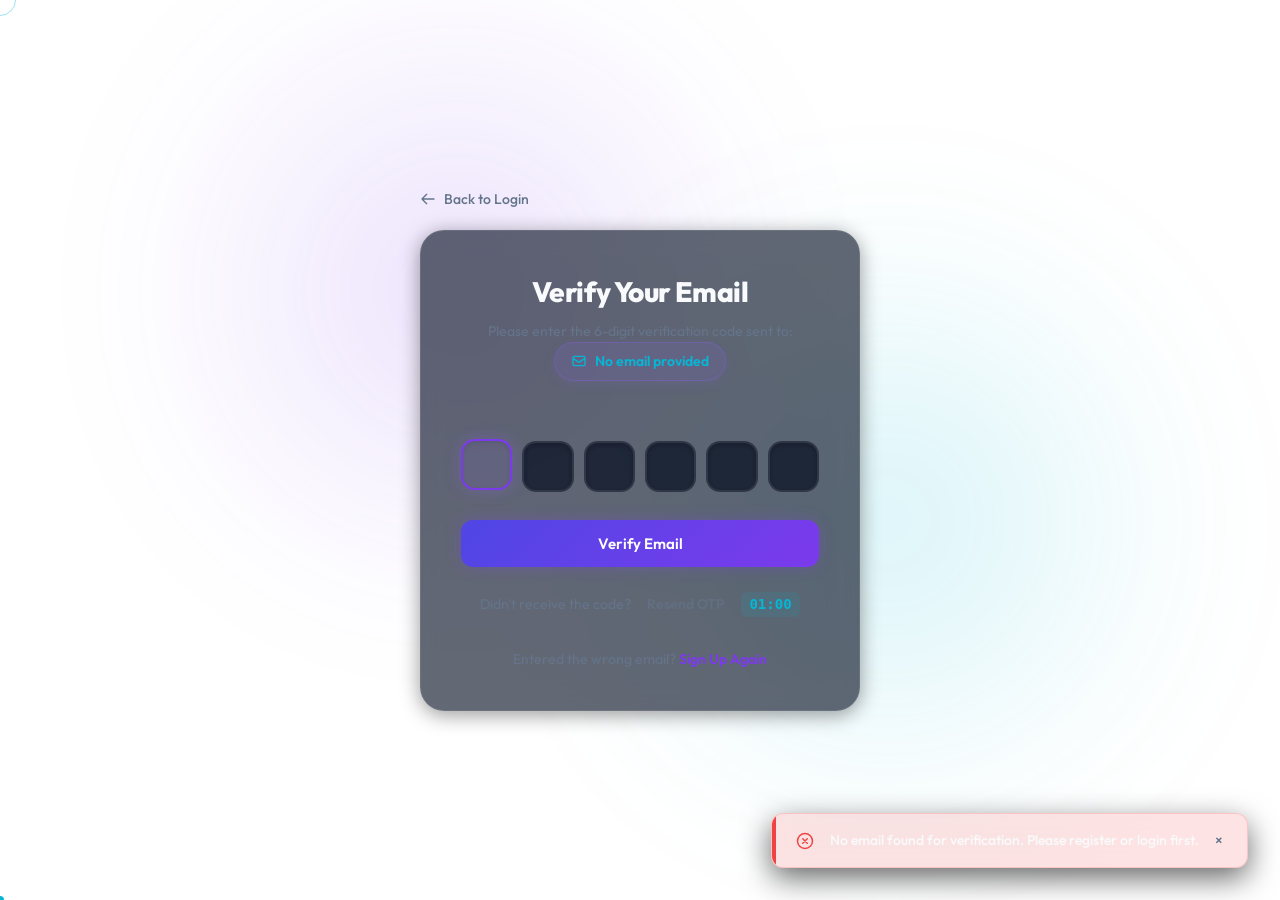
<file: frontend/verify-email.html>
<!DOCTYPE html>
<html lang="en" data-theme="light">
<head>
  <meta charset="UTF-8">
  <meta name="viewport" content="width=device-width, initial-scale=1.0">
  <title>Verify Email - Learnova</title>
  <link rel="stylesheet" href="css/global.css">
  <link rel="stylesheet" href="css/auth.css">
</head>
<body>

  <!-- Premium Loader Screen -->
  <div id="loader-screen">
    <div class="loader-logo">
      <svg viewBox="0 0 44 24" width="56" height="32" fill="none">
        <circle cx="14" cy="12" r="8" stroke="#8b5cf6" stroke-width="3" />
        <circle cx="27" cy="12" r="8" stroke="#94a3b8" stroke-width="3" stroke-opacity="0.8" />
      </svg>
      <span>Learnova</span>
    </div>
    <div class="loader-ring"></div>
  </div>

  <div class="glowing-blob blob-purple"></div>
  <div class="glowing-blob blob-cyan"></div>

  <div class="auth-wrapper">
    <div class="auth-card-container">
      
      <a href="login.html" class="back-home-link">
        <svg width="16" height="16" fill="none" stroke="currentColor" stroke-width="2" viewBox="0 0 24 24"><path stroke-linecap="round" stroke-linejoin="round" d="M10 19l-7-7m0 0l7-7m-7 7h18"/></svg>
        Back to Login
      </a>
      
      <!-- OTP Verification Card -->
      <div class="auth-card glass active" id="verify-card">
        <div class="auth-header">
          <h2>Verify Your Email</h2>
          <p>Please enter the 6-digit verification code sent to:</p>
          <div class="verify-email-badge" id="user-email-display">
            <svg width="16" height="16" fill="none" stroke="currentColor" stroke-width="2" viewBox="0 0 24 24"><path stroke-linecap="round" stroke-linejoin="round" d="M3 8l7.89 5.26a2 2 0 002.22 0L21 8M5 19h14a2 2 0 002-2V7a2 2 0 00-2-2H5a2 2 0 00-2 2v10a2 2 0 002 2z"/></svg>
            <span id="email-text">Loading email...</span>
          </div>
        </div>
        
        <form id="verify-otp-form">
          <div class="otp-input-grid" id="otp-grid">
            <input type="text" class="otp-digit" maxlength="1" inputmode="numeric" pattern="[0-9]*" autocomplete="one-time-code" autofocus required />
            <input type="text" class="otp-digit" maxlength="1" inputmode="numeric" pattern="[0-9]*" required />
            <input type="text" class="otp-digit" maxlength="1" inputmode="numeric" pattern="[0-9]*" required />
            <input type="text" class="otp-digit" maxlength="1" inputmode="numeric" pattern="[0-9]*" required />
            <input type="text" class="otp-digit" maxlength="1" inputmode="numeric" pattern="[0-9]*" required />
            <input type="text" class="otp-digit" maxlength="1" inputmode="numeric" pattern="[0-9]*" required />
          </div>
          
          <button type="submit" class="btn btn-primary btn-glow btn-block" id="verify-submit-btn">Verify Email</button>
        </form>
        
        <div class="resend-wrapper">
          <span>Didn't receive the code?</span>
          <button type="button" id="resend-btn" class="btn-text-resend" disabled>Resend OTP</button>
          <span id="countdown-timer">01:00</span>
        </div>
        
        <p class="auth-switch">Entered the wrong email? <a href="register.html">Sign Up Again</a></p>
      </div>
      
    </div>
  </div>

  <script src="js/theme.js"></script>
  <script src="js/verify-email.js"></script>
</body>
</html>
</file>
<file: frontend/css/global.css>
@import url('https://fonts.googleapis.com/css2?family=Outfit:wght@300;400;500;600;700;800&display=swap');

/* CSS Resets & Base Variables */
:root {
  /* Color Palette */
  --indigo: #4F46E5;
  --purple: #7C3AED;
  --cyan: #06B6D4;
  --teal: #14B8A6;
  --white: #ffffff;
  --slate-gray: #64748B;

  /* Gradient Combinations */
  --grad-primary: linear-gradient(135deg, var(--indigo) 0%, var(--purple) 100%);
  --grad-cyan-teal: linear-gradient(135deg, var(--cyan) 0%, var(--teal) 100%);
  --grad-glowing: linear-gradient(90deg, var(--indigo), var(--purple), var(--cyan), var(--teal), var(--indigo));

  /* Theme-Dependent Variables (Dark Mode Default) */
  --bg-primary: #080c14;
  --bg-secondary: #0f172a;
  --bg-tertiary: #1e293b;
  --text-primary: #f8fafc;
  --text-secondary: #cbd5e1;
  --text-muted: #64748b;
  --border-color: rgba(255, 255, 255, 0.08);
  --glass-bg: rgba(15, 23, 42, 0.65);
  --glass-border: rgba(255, 255, 255, 0.08);
  --glass-shadow: rgba(0, 0, 0, 0.5);
  --card-glow: 0px 4px 20px rgba(124, 58, 237, 0.15);
  --shadow-sm: 0 2px 8px rgba(0, 0, 0, 0.2);
  --shadow-md: 0 4px 20px rgba(0, 0, 0, 0.4);
  --shadow-lg: 0 10px 30px rgba(0, 0, 0, 0.6);
  --input-bg: rgba(15, 23, 42, 0.8);

  --logo-purple: #818cf8;
  --logo-grey: #cbd5e1;

  --font-sans: 'Outfit', sans-serif;
  --navbar-height: 76px;
  --sidebar-width: 260px;
}

[data-theme="light"] {
  --bg-primary: #f8fafc;
  --bg-secondary: #ffffff;
  --bg-tertiary: #f1f5f9;
  --text-primary: #0f172a;
  --text-secondary: #475569;
  --text-muted: #94a3b8;
  --border-color: rgba(0, 0, 0, 0.08);
  --glass-bg: rgba(255, 255, 255, 0.7);
  --glass-border: rgba(0, 0, 0, 0.06);
  --glass-shadow: rgba(148, 163, 184, 0.1);
  --card-glow: 0px 4px 20px rgba(79, 70, 229, 0.08);
  --shadow-sm: 0 2px 8px rgba(148, 163, 184, 0.08);
  --shadow-md: 0 4px 20px rgba(148, 163, 184, 0.12);
  --shadow-lg: 0 10px 30px rgba(148, 163, 184, 0.15);
  --input-bg: rgba(255, 255, 255, 0.9);

  --logo-purple: #4f46e5;
  --logo-grey: #334155;
}

/* Animations */
@keyframes fadeIn {
  from {
    opacity: 0;
  }

  to {
    opacity: 1;
  }
}

@keyframes slideUp {
  from {
    opacity: 0;
    transform: translateY(30px);
  }

  to {
    opacity: 1;
    transform: translateY(0);
  }
}

@keyframes slideDown {
  from {
    opacity: 0;
    transform: translateY(-20px);
  }

  to {
    opacity: 1;
    transform: translateY(0);
  }
}

@keyframes scaleUp {
  from {
    opacity: 0;
    transform: scale(0.95);
  }

  to {
    opacity: 1;
    transform: scale(1);
  }
}

@keyframes float {
  0% {
    transform: translateY(0px);
  }

  50% {
    transform: translateY(-10px);
  }

  100% {
    transform: translateY(0px);
  }
}

@keyframes pulseGlow {
  0% {
    box-shadow: 0 0 10px rgba(124, 58, 237, 0.2);
  }

  50% {
    box-shadow: 0 0 25px rgba(124, 58, 237, 0.4);
  }

  100% {
    box-shadow: 0 0 10px rgba(124, 58, 237, 0.2);
  }
}

@keyframes gradientPan {
  0% {
    background-position: 0% 50%;
  }

  50% {
    background-position: 100% 50%;
  }

  100% {
    background-position: 0% 50%;
  }
}

@keyframes ringRotate {
  from {
    transform: rotate(0deg);
  }

  to {
    transform: rotate(360deg);
  }
}

@keyframes shimmer {
  0% {
    background-position: -200% 0;
  }

  100% {
    background-position: 200% 0;
  }
}

/* General Layout Setup */
* {
  margin: 0;
  padding: 0;
  box-sizing: border-box;
  font-family: var(--font-sans);
}

html {
  scroll-behavior: smooth;
  overflow-x: hidden;
}

body {
  background-color: var(--bg-primary);
  color: var(--text-primary);
  transition: background-color 0.4s ease, color 0.4s ease;
  min-height: 100vh;
  position: relative;
  line-height: 1.5;
}

/* Custom Scrollbar */
::-webkit-scrollbar {
  width: 8px;
  height: 8px;
}

::-webkit-scrollbar-track {
  background: var(--bg-primary);
}

::-webkit-scrollbar-thumb {
  background: var(--bg-tertiary);
  border-radius: 10px;
  border: 2px solid var(--bg-primary);
}

::-webkit-scrollbar-thumb:hover {
  background: var(--purple);
}

/* Glassmorphism Class utilities */
.glass {
  background: var(--glass-bg);
  backdrop-filter: blur(14px);
  -webkit-backdrop-filter: blur(14px);
  border: 1px solid var(--glass-border);
  box-shadow: var(--shadow-md);
}

.glass-card {
  background: var(--glass-bg);
  backdrop-filter: blur(14px);
  -webkit-backdrop-filter: blur(14px);
  border: 1px solid var(--glass-border);
  box-shadow: var(--shadow-md);
  border-radius: 16px;
  padding: 24px;
  transition: transform 0.3s ease, border-color 0.3s ease, box-shadow 0.3s ease;
}

.glass-card:hover {
  transform: translateY(-5px);
  border-color: rgba(124, 58, 237, 0.3);
  box-shadow: var(--card-glow);
}

/* Custom Cursor */
#custom-cursor {
  width: 8px;
  height: 8px;
  background-color: var(--cyan);
  border-radius: 50%;
  position: fixed;
  pointer-events: none;
  z-index: 9999;
  transform: translate(-50%, -50%);
  transition: width 0.2s, height 0.2s, background-color 0.2s;
}

#custom-cursor-ring {
  width: 32px;
  height: 32px;
  border: 1.5px solid rgba(6, 182, 212, 0.4);
  border-radius: 50%;
  position: fixed;
  pointer-events: none;
  z-index: 9998;
  transform: translate(-50%, -50%);
  transition: transform 0.08s cubic-bezier(0.1, 0.8, 0.3, 1), border-color 0.3s, width 0.2s, height 0.2s;
}

/* Hide custom cursor on mobile */
@media (max-width: 1024px) {

  #custom-cursor,
  #custom-cursor-ring {
    display: none !important;
  }
}

/* Scroll Progress Bar */
#scroll-progress {
  position: fixed;
  top: 0;
  left: 0;
  width: 0%;
  height: 4px;
  background: linear-gradient(90deg, var(--indigo), var(--purple), var(--cyan));
  z-index: 10000;
  transition: width 0.1s ease-out;
}

/* Header & Navigation */
.navbar {
  position: fixed;
  top: 0;
  left: 0;
  width: 100%;
  height: var(--navbar-height);
  display: flex;
  justify-content: space-between;
  align-items: center;
  padding: 0 40px;
  z-index: 900;
  transition: padding 0.3s ease, background-color 0.3s ease;
}

.navbar.scrolled {
  background: var(--glass-bg);
  backdrop-filter: blur(12px);
  -webkit-backdrop-filter: blur(12px);
  border-bottom: 1px solid var(--glass-border);
  height: 70px;
}

.logo {
  display: flex;
  align-items: center;
  gap: 10px;
  font-size: 24px;
  font-weight: 800;
  text-decoration: none;
  background: linear-gradient(90deg, #fff 0%, #a78bfa 100%);
  -webkit-background-clip: text;
  -webkit-text-fill-color: transparent;
  transition: transform 0.3s ease;
}

[data-theme="light"] .logo {
  background: linear-gradient(90deg, var(--indigo) 0%, var(--purple) 100%);
  -webkit-background-clip: text;
  -webkit-text-fill-color: transparent;
}

.logo svg {
  width: 32px;
  height: 32px;
}

.logo:hover {
  transform: scale(1.03);
}

.nav-links {
  display: flex;
  gap: 32px;
  list-style: none;
  align-items: center;
}

.nav-link {
  color: var(--text-secondary);
  text-decoration: none;
  font-weight: 500;
  font-size: 15px;
  transition: color 0.3s, transform 0.3s;
  position: relative;
  padding: 6px 0;
}

.nav-link::after {
  content: '';
  position: absolute;
  bottom: 0;
  left: 0;
  width: 0;
  height: 2px;
  background: var(--grad-primary);
  transition: width 0.3s;
}

.nav-link:hover {
  color: var(--text-primary);
}

.nav-link:hover::after {
  width: 100%;
}

.nav-actions {
  display: flex;
  align-items: center;
  gap: 20px;
}

/* Buttons */
.btn {
  display: inline-flex;
  align-items: center;
  justify-content: center;
  padding: 10px 24px;
  border-radius: 12px;
  font-size: 14px;
  font-weight: 600;
  cursor: pointer;
  transition: transform 0.2s ease, box-shadow 0.2s ease, background 0.3s ease;
  text-decoration: none;
  border: none;
  gap: 8px;
}

.btn:active {
  transform: scale(0.97);
}

.btn-primary {
  background: var(--grad-primary);
  color: var(--white);
  box-shadow: 0 4px 14px rgba(124, 58, 237, 0.4);
}

.btn-primary:hover {
  box-shadow: 0 6px 20px rgba(124, 58, 237, 0.6);
  transform: translateY(-2px);
}

.btn-secondary {
  background: rgba(255, 255, 255, 0.05);
  color: var(--text-primary);
  border: 1px solid var(--border-color);
}

.btn-secondary:hover {
  background: rgba(255, 255, 255, 0.1);
  transform: translateY(-2px);
}

[data-theme="light"] .btn-secondary {
  background: rgba(0, 0, 0, 0.03);
  border: 1px solid var(--border-color);
}

[data-theme="light"] .btn-secondary:hover {
  background: rgba(0, 0, 0, 0.06);
}

.btn-glow {
  background: var(--grad-primary);
  color: var(--white);
  position: relative;
  overflow: hidden;
  box-shadow: 0 0 15px rgba(124, 58, 237, 0.3);
}

.btn-glow::before {
  content: '';
  position: absolute;
  top: 0;
  left: -100%;
  width: 100%;
  height: 100%;
  background: linear-gradient(90deg, transparent, rgba(255, 255, 255, 0.2), transparent);
  transition: 0.5s;
}

.btn-glow:hover::before {
  left: 100%;
}

.btn-icon {
  width: 40px;
  height: 40px;
  border-radius: 50%;
  padding: 0;
  display: inline-flex;
  align-items: center;
  justify-content: center;
  color: var(--text-secondary);
  background: rgba(255, 255, 255, 0.05);
  border: 1px solid var(--border-color);
  cursor: pointer;
  transition: all 0.3s ease;
}

.btn-icon:hover {
  background: rgba(255, 255, 255, 0.1);
  color: var(--text-primary);
  transform: scale(1.05);
}

[data-theme="light"] .btn-icon {
  background: rgba(0, 0, 0, 0.03);
}

[data-theme="light"] .btn-icon:hover {
  background: rgba(0, 0, 0, 0.08);
}

/* User Menu & Notifications Trigger */
.user-menu-wrapper {
  position: relative;
  display: flex;
  align-items: center;
  gap: 16px;
}

.notification-bell {
  position: relative;
}

.bell-badge {
  position: absolute;
  top: 0;
  right: 0;
  width: 10px;
  height: 10px;
  background-color: var(--cyan);
  border-radius: 50%;
  border: 2px solid var(--bg-secondary);
  animation: pulseGlow 1.5s infinite;
}

.avatar-trigger {
  width: 40px;
  height: 40px;
  border-radius: 50%;
  cursor: pointer;
  border: 2px solid var(--purple);
  transition: transform 0.3s ease;
  overflow: hidden;
  display: flex;
  align-items: center;
  justify-content: center;
}

.avatar-trigger:hover {
  transform: scale(1.1);
}

.avatar-trigger svg,
.avatar-trigger img {
  width: 100%;
  height: 100%;
  border-radius: 50%;
  object-fit: cover;
  display: block;
}

.sidebar-user-avatar {
  width: 42px;
  height: 42px;
  border-radius: 50%;
  border: 2px solid var(--cyan);
  overflow: hidden;
  display: flex;
  align-items: center;
  justify-content: center;
  flex-shrink: 0;
}

.sidebar-user-avatar svg,
.sidebar-user-avatar img {
  width: 100%;
  height: 100%;
  border-radius: 50%;
  object-fit: cover;
  display: block;
}

/* Dropdowns (Notifications & User Settings) */
.dropdown-menu {
  position: absolute;
  top: 55px;
  right: 0;
  width: 220px;
  border-radius: 12px;
  padding: 8px 0;
  display: none;
  animation: slideDown 0.3s cubic-bezier(0.1, 0.8, 0.3, 1) forwards;
  z-index: 1000;
}

.dropdown-menu.active {
  display: block;
}

.dropdown-item {
  display: flex;
  align-items: center;
  gap: 12px;
  padding: 12px 16px;
  color: var(--text-secondary);
  text-decoration: none;
  font-size: 14px;
  transition: background-color 0.2s, color 0.2s;
  cursor: pointer;
}

.dropdown-item:hover {
  background-color: rgba(255, 255, 255, 0.05);
  color: var(--text-primary);
}

[data-theme="light"] .dropdown-item:hover {
  background-color: rgba(0, 0, 0, 0.03);
}

.dropdown-divider {
  height: 1px;
  background: var(--border-color);
  margin: 6px 0;
}

.dropdown-header {
  padding: 8px 16px;
  font-size: 12px;
  font-weight: 700;
  color: var(--text-muted);
  text-transform: uppercase;
  letter-spacing: 0.05em;
}

/* Notification Dropdown specifically */
.notification-dropdown {
  width: 320px;
  max-height: 400px;
  overflow-y: auto;
}

.notif-item {
  display: flex;
  gap: 12px;
  padding: 12px 16px;
  border-bottom: 1px solid var(--border-color);
  transition: background 0.3s;
}

.notif-item.unread {
  background: rgba(124, 58, 237, 0.05);
}

.notif-item:hover {
  background: rgba(255, 255, 255, 0.03);
}

.notif-icon {
  width: 32px;
  height: 32px;
  border-radius: 50%;
  background: rgba(124, 58, 237, 0.1);
  color: var(--purple);
  display: flex;
  align-items: center;
  justify-content: center;
  flex-shrink: 0;
}

.notif-content {
  flex-grow: 1;
}

.notif-text {
  font-size: 13px;
  color: var(--text-primary);
}

.notif-time {
  font-size: 11px;
  color: var(--text-muted);
  margin-top: 4px;
}

/* Sidebar structure for Logged-In Pages */
.dashboard-layout {
  display: flex;
  min-height: 100vh;
  padding-top: 0;
}

.sidebar {
  width: var(--sidebar-width);
  height: 100vh;
  position: fixed;
  top: 0;
  left: 0;
  z-index: 850;
  display: flex;
  flex-direction: column;
  padding: 24px 16px;
  border-right: 1px solid var(--border-color);
  background: var(--bg-secondary);
  transition: width 0.3s cubic-bezier(0.4, 0, 0.2, 1), padding 0.3s cubic-bezier(0.4, 0, 0.2, 1);
}

/* Sidebar Header & Collapse Toggle styles */
.sidebar-header {
  display: flex;
  align-items: center;
  justify-content: space-between;
  margin-bottom: 32px;
  padding: 0 8px;
}

.sidebar-collapse-btn {
  background: none;
  border: none;
  color: var(--text-muted);
  cursor: pointer;
  display: flex;
  align-items: center;
  justify-content: center;
  padding: 6px;
  border-radius: 8px;
  transition: all 0.2s ease;
}

.sidebar-collapse-btn:hover {
  background: rgba(255, 255, 255, 0.05);
  color: var(--text-primary);
}

[data-theme="light"] .sidebar-collapse-btn:hover {
  background: rgba(0, 0, 0, 0.03);
}

.sidebar-logo {
  display: flex;
  align-items: center;
  gap: 10px;
  font-size: 20px;
  font-weight: 800;
  text-decoration: none;
  background: linear-gradient(90deg, #fff 0%, #a78bfa 100%);
  -webkit-background-clip: text;
  -webkit-text-fill-color: transparent;
  padding: 0;
}

[data-theme="light"] .sidebar-logo {
  background: linear-gradient(90deg, var(--indigo) 0%, var(--purple) 100%);
  -webkit-background-clip: text;
  -webkit-text-fill-color: transparent;
}

.sidebar-logo svg {
  width: 28px;
  height: 28px;
}

.sidebar-menu {
  list-style: none;
  display: flex;
  flex-direction: column;
  gap: 8px;
  flex-grow: 1;
}

.sidebar-item a {
  display: flex;
  align-items: center;
  gap: 16px;
  padding: 12px 16px;
  color: var(--text-secondary);
  text-decoration: none;
  font-size: 15px;
  font-weight: 500;
  border-radius: 12px;
  transition: all 0.3s ease;
}

.sidebar-item a svg {
  width: 20px;
  height: 20px;
  transition: transform 0.3s;
}

.sidebar-item:hover a svg {
  transform: translateX(2px);
}

.sidebar-item.active a {
  background: var(--grad-primary);
  color: var(--white);
  box-shadow: 0 4px 12px rgba(124, 58, 237, 0.25);
}

.sidebar-item:not(.active) a:hover {
  background: rgba(255, 255, 255, 0.05);
  color: var(--text-primary);
}

[data-theme="light"] .sidebar-item:not(.active) a:hover {
  background: rgba(0, 0, 0, 0.03);
}

.sidebar-footer {
  border-top: 1px solid var(--border-color);
  padding-top: 16px;
  display: flex;
  align-items: center;
  justify-content: space-between;
}

.sidebar-user {
  display: flex;
  align-items: center;
  gap: 12px;
  overflow: hidden;
  cursor: pointer;
  padding: 6px;
  border-radius: 8px;
  transition: background-color 0.2s;
}

.sidebar-user:hover {
  background-color: rgba(255, 255, 255, 0.05);
}

[data-theme="light"] .sidebar-user:hover {
  background-color: rgba(0, 0, 0, 0.03);
}

.sidebar-user img {
  width: 36px;
  height: 36px;
  border-radius: 50%;
  object-fit: cover;
  border: 1.5px solid var(--cyan);
}

.sidebar-user-info {
  display: flex;
  flex-direction: column;
  overflow: hidden;
}

.sidebar-user-name {
  font-size: 14px;
  font-weight: 600;
  color: var(--text-primary);
  white-space: nowrap;
  overflow: hidden;
  text-overflow: ellipsis;
}

.sidebar-user-role {
  font-size: 11px;
  color: var(--text-muted);
}

/* Page Container styling */
.main-content {
  margin-left: var(--sidebar-width);
  flex-grow: 1;
  padding: 40px;
  min-height: 100vh;
  position: relative;
  transition: margin-left 0.3s ease;
}

.page-header {
  display: flex;
  justify-content: space-between;
  align-items: center;
  margin-bottom: 32px;
  animation: slideUp 0.6s cubic-bezier(0.1, 0.8, 0.3, 1);
}

.page-title h1 {
  font-size: 32px;
  font-weight: 800;
  letter-spacing: -0.02em;
  background: linear-gradient(90deg, var(--white), var(--text-secondary));
  -webkit-background-clip: text;
  -webkit-text-fill-color: transparent;
}

[data-theme="light"] .page-title h1 {
  background: linear-gradient(90deg, var(--text-primary), var(--slate-gray));
  -webkit-background-clip: text;
  -webkit-text-fill-color: transparent;
}

.page-title p {
  color: var(--text-muted);
  font-size: 14px;
  margin-top: 4px;
}

/* Floating Blobs (Futuristic background highlights) */
.glowing-blob {
  position: absolute;
  width: 400px;
  height: 400px;
  border-radius: 50%;
  filter: blur(120px);
  z-index: -1;
  opacity: 0.15;
  pointer-events: none;
  transition: opacity 0.5s ease;
}

[data-theme="light"] .glowing-blob {
  opacity: 0.06;
}

.blob-purple {
  background: var(--purple);
  top: 10%;
  left: 20%;
}

.blob-cyan {
  background: var(--cyan);
  bottom: 20%;
  right: 15%;
}

/* Custom Toast Alerts */
#toast-container {
  position: fixed;
  bottom: 32px;
  right: 32px;
  display: flex;
  flex-direction: column;
  gap: 12px;
  z-index: 9999;
}

.toast {
  display: flex;
  align-items: center;
  gap: 16px;
  padding: 16px 24px;
  border-radius: 12px;
  color: var(--text-primary);
  font-size: 14px;
  font-weight: 500;
  min-width: 300px;
  box-shadow: var(--shadow-lg);
  animation: slideUp 0.3s cubic-bezier(0.1, 0.8, 0.3, 1) forwards;
  position: relative;
  overflow: hidden;
}

.toast::before {
  content: '';
  position: absolute;
  left: 0;
  top: 0;
  height: 100%;
  width: 4px;
}

.toast-success {
  background: rgba(16, 185, 129, 0.15);
  border: 1px solid rgba(16, 185, 129, 0.2);
}

.toast-success::before {
  background: #10b981;
}

.toast-error {
  background: rgba(239, 68, 68, 0.15);
  border: 1px solid rgba(239, 68, 68, 0.2);
}

.toast-error::before {
  background: #ef4444;
}

.toast-info {
  background: rgba(6, 182, 212, 0.15);
  border: 1px solid rgba(6, 182, 212, 0.2);
}

.toast-info::before {
  background: var(--cyan);
}

.toast-close {
  margin-left: auto;
  cursor: pointer;
  color: var(--text-muted);
  transition: color 0.2s;
}

.toast-close:hover {
  color: var(--text-primary);
}

/* Modals */
.modal-overlay {
  position: fixed;
  top: 0;
  left: 0;
  width: 100%;
  height: 100%;
  background: rgba(0, 0, 0, 0.65);
  backdrop-filter: blur(8px);
  display: none;
  align-items: center;
  justify-content: center;
  z-index: 1500;
  opacity: 0;
  transition: opacity 0.3s ease;
}

.modal-overlay.active {
  display: flex;
  opacity: 1;
}

.modal-container {
  width: 100%;
  max-width: 500px;
  transform: scale(0.9);
  transition: transform 0.3s cubic-bezier(0.1, 0.8, 0.3, 1);
}

.modal-overlay.active .modal-container {
  transform: scale(1);
}

.modal-content {
  border-radius: 20px;
  overflow: hidden;
}

.modal-header {
  display: flex;
  justify-content: space-between;
  align-items: center;
  padding: 20px 24px;
  border-bottom: 1px solid var(--border-color);
}

.modal-title {
  font-size: 20px;
  font-weight: 700;
}

.modal-close {
  cursor: pointer;
  color: var(--text-muted);
  transition: color 0.2s;
}

.modal-close:hover {
  color: var(--text-primary);
}

.modal-body {
  padding: 24px;
  max-height: 70vh;
  overflow-y: auto;
}

.modal-footer {
  display: flex;
  justify-content: flex-end;
  gap: 12px;
  padding: 16px 24px;
  border-top: 1px solid var(--border-color);
}

/* Form Styles */
.form-group {
  margin-bottom: 20px;
  position: relative;
}

.form-label {
  display: block;
  font-size: 13px;
  font-weight: 600;
  color: var(--text-secondary);
  margin-bottom: 8px;
}

.form-control {
  width: 100%;
  padding: 12px 16px;
  background: var(--input-bg);
  border: 1px solid var(--border-color);
  border-radius: 12px;
  color: var(--text-primary);
  font-size: 14px;
  outline: none;
  transition: border-color 0.3s, box-shadow 0.3s;
}

.form-control:focus {
  border-color: var(--purple);
  box-shadow: 0 0 0 2px rgba(124, 58, 237, 0.2);
}

.form-control::placeholder {
  color: var(--text-muted);
}

/* Floating Action Button / Back to Top */
#back-to-top {
  position: fixed;
  bottom: 32px;
  right: 32px;
  z-index: 800;
  display: flex;
  opacity: 0;
  transform: translateY(10px);
  transition: opacity 0.3s, transform 0.3s, background-color 0.3s;
}

#back-to-top.visible {
  opacity: 1;
  transform: translateY(0);
}

/* General Footer styling for outer pages */
.footer {
  border-top: 1px solid var(--border-color);
  padding: 60px 40px 30px;
  background: var(--bg-secondary);
  position: relative;
}

.footer-grid {
  max-width: 1200px;
  margin: 0 auto;
  display: grid;
  grid-template-columns: 2fr 1fr 1fr 2fr;
  gap: 40px;
  margin-bottom: 40px;
}

.footer-brand p {
  color: var(--text-muted);
  font-size: 14px;
  margin-top: 16px;
  line-height: 1.6;
}

.footer-col h3 {
  font-size: 16px;
  font-weight: 700;
  margin-bottom: 20px;
  color: var(--text-primary);
}

.footer-col ul {
  list-style: none;
  display: flex;
  flex-direction: column;
  gap: 12px;
}

.footer-col ul a {
  color: var(--text-muted);
  text-decoration: none;
  font-size: 14px;
  transition: color 0.3s;
}

.footer-col ul a:hover {
  color: var(--purple);
}

.newsletter-form {
  display: flex;
  gap: 8px;
  margin-top: 16px;
}

.newsletter-form input {
  flex-grow: 1;
  background: var(--bg-tertiary);
  border: 1px solid var(--border-color);
  border-radius: 8px;
  padding: 10px 16px;
  color: var(--text-primary);
  font-size: 13px;
  outline: none;
}

.newsletter-form input:focus {
  border-color: var(--purple);
}

.footer-bottom {
  max-width: 1200px;
  margin: 0 auto;
  display: flex;
  justify-content: space-between;
  align-items: center;
  border-top: 1px solid var(--border-color);
  padding-top: 30px;
  color: var(--text-muted);
  font-size: 13px;
}

.social-links {
  display: flex;
  gap: 16px;
}

.social-link {
  color: var(--text-muted);
  transition: color 0.3s, transform 0.3s;
}

.social-link:hover {
  color: var(--cyan);
  transform: translateY(-2px);
}

/* Loading Skeleton CSS */
.skeleton {
  background: linear-gradient(90deg, var(--bg-tertiary) 25%, var(--border-color) 50%, var(--bg-tertiary) 75%);
  background-size: 200% 100%;
  animation: shimmer 1.5s infinite;
  border-radius: 8px;
  color: transparent !important;
}

.skeleton-text {
  height: 16px;
  margin-bottom: 12px;
}

.skeleton-avatar {
  width: 48px;
  height: 48px;
  border-radius: 50%;
}

.skeleton-card {
  height: 200px;
}

/* Premium Loader Screen */
#loader-screen {
  position: fixed;
  top: 0;
  left: 0;
  width: 100%;
  height: 100%;
  background: #080c14;
  display: flex;
  flex-direction: column;
  align-items: center;
  justify-content: center;
  z-index: 99999;
  transition: opacity 0.5s ease, visibility 0.5s ease;
}

#loader-screen.hidden {
  display: flex !important;
  opacity: 0;
  visibility: hidden;
  pointer-events: none;
}

.hidden {
  display: none !important;
}

.loader-logo {
  font-size: 32px;
  font-weight: 800;
  background: linear-gradient(90deg, #fff 0%, #a78bfa 100%);
  -webkit-background-clip: text;
  -webkit-text-fill-color: transparent;
  margin-bottom: 24px;
  display: flex;
  align-items: center;
  gap: 12px;
  animation: float 2s ease-in-out infinite;
}

.loader-logo svg {
  width: 40px;
  height: 40px;
}

.loader-ring {
  width: 48px;
  height: 48px;
  border: 3px solid rgba(124, 58, 237, 0.1);
  border-top-color: var(--purple);
  border-radius: 50%;
  animation: ringRotate 1s linear infinite;
}

/* Mobile Toggle Hamburger button */
.mobile-nav-toggle {
  display: none;
  font-size: 24px;
  background: none;
  border: none;
  color: var(--text-primary);
  cursor: pointer;
}

/* Mobile Header Bar & Sidebar Overlay Defaults */
.mobile-header-bar {
  display: none;
}

.sidebar-overlay {
  display: none;
}

/* Responsive adjustments */
@media (max-width: 768px) {
  .navbar {
    padding: 0 20px;
  }

  .mobile-nav-toggle {
    display: block;
  }

  .nav-links {
    position: fixed;
    top: var(--navbar-height);
    left: -100%;
    width: 100%;
    height: calc(100vh - var(--navbar-height));
    background: var(--bg-primary);
    flex-direction: column;
    padding: 40px;
    align-items: flex-start;
    gap: 24px;
    transition: left 0.4s ease;
    border-top: 1px solid var(--border-color);
  }

  .nav-links.active {
    left: 0;
  }

  .footer-grid {
    grid-template-columns: 1fr;
  }

  .footer-bottom {
    flex-direction: column;
    gap: 16px;
    text-align: center;
  }

  /* Sidebar for logged-in pages mobile support */
  .sidebar {
    left: -100%;
    transition: left 0.3s ease;
  }

  .sidebar.active {
    left: 0;
  }

  .main-content {
    margin-left: 0;
    padding: 24px 16px;
  }

  /* Mobile Dashboard Top Header Bar styling */
  .mobile-header-bar {
    display: flex;
    align-items: center;
    justify-content: space-between;
    position: fixed;
    top: 0;
    left: 0;
    width: 100%;
    height: 60px;
    padding: 0 16px;
    z-index: 900;
    background: var(--glass-bg);
    border-bottom: 1px solid var(--border-color);
    backdrop-filter: blur(12px);
    -webkit-backdrop-filter: blur(12px);
  }

  .mobile-sidebar-toggle {
    background: none;
    border: none;
    color: var(--text-primary);
    cursor: pointer;
    display: flex;
    align-items: center;
    justify-content: center;
    padding: 4px;
  }

  .mobile-logo-text {
    font-size: 18px;
    font-weight: 800;
    color: var(--text-primary);
    background: linear-gradient(90deg, #fff 0%, #a78bfa 100%);
    -webkit-background-clip: text;
    -webkit-text-fill-color: transparent;
  }

  [data-theme="light"] .mobile-logo-text {
    background: linear-gradient(90deg, var(--indigo) 0%, var(--purple) 100%);
    -webkit-background-clip: text;
    -webkit-text-fill-color: transparent;
  }

  .mobile-avatar-wrap {
    width: 32px;
    height: 32px;
    border-radius: 50%;
    overflow: hidden;
  }

  .sidebar-overlay {
    display: block;
    position: fixed;
    top: 0;
    left: 0;
    width: 100vw;
    height: 100vh;
    background: rgba(0, 0, 0, 0.5);
    backdrop-filter: blur(4px);
    -webkit-backdrop-filter: blur(4px);
    z-index: 950;
    opacity: 0;
    pointer-events: none;
    transition: opacity 0.3s ease;
  }

  .sidebar-overlay.active {
    opacity: 1;
    pointer-events: auto;
  }

  .sidebar {
    height: 100vh;
    z-index: 1000;
    box-shadow: 10px 0 30px rgba(0, 0, 0, 0.5);
  }

  /* Add padding-top to main container on mobile to prevent overlapping */
  .dashboard-layout {
    padding-top: 60px;
  }

  .sidebar-collapse-btn {
    display: none !important;
  }
}

/* Desktop Collapsed Sidebar Styles */
@media (min-width: 769px) {

  /* Layout constraints when collapsed */
  .sidebar-collapsed .sidebar {
    width: 80px;
    padding: 24px 12px;
  }

  .sidebar-collapsed .main-content {
    margin-left: 80px;
  }

  /* Hide text content, keep icons */
  .sidebar.collapsed .logo-name,
  .sidebar.collapsed .sidebar-item a span,
  .sidebar.collapsed .sidebar-user .user-details,
  .sidebar.collapsed .sidebar-footer {
    display: none;
  }

  .sidebar.collapsed .sidebar-item a {
    justify-content: center;
    padding: 12px;
    gap: 0;
  }

  .sidebar.collapsed .sidebar-user {
    justify-content: center;
    padding: 6px;
    gap: 0;
  }

  .sidebar.collapsed .sidebar-logo {
    justify-content: center;
    padding: 0;
    gap: 0;
  }

  /* Rotate the collapse arrow pointing right */
  .sidebar.collapsed #desktop-sidebar-collapse-btn {
    transform: rotate(180deg);
  }

  /* Center collapse button in collapsed header */
  .sidebar.collapsed .sidebar-header {
    flex-direction: column;
    gap: 16px;
    padding: 0;
  }
}

/* Hide the theme toggle button globally */
.theme-toggle-btn,
.theme-toggle {
  display: none !important;
}

/* ==========================================================
   Clean Premium SaaS Light-Mode Background & Subtle Grid
   ========================================================== */

.light-saas-bg {
  position: fixed;
  inset: 0;
  width: 100vw;
  height: 100vh;
  z-index: -10;
  overflow: hidden;
  pointer-events: none;
  background-color: var(--bg-primary);
  /* Subtle repeating dot grid */
  background-image: radial-gradient(rgba(124, 58, 237, 0.05) 1.5px, transparent 1.5px);
  background-size: 32px 32px;
}

.saas-bg-orb {
  position: absolute;
  border-radius: 50%;
  filter: blur(120px);
  opacity: 0.8;
  will-change: transform;
}

.saas-orb-1 {
  width: 500px;
  height: 500px;
  background: radial-gradient(circle, rgba(99, 102, 241, 0.12) 0%, rgba(255, 255, 255, 0) 70%);
  top: -10%;
  left: 5%;
  animation: saas-drift-1 25s ease-in-out infinite alternate;
}

.saas-orb-2 {
  width: 600px;
  height: 600px;
  background: radial-gradient(circle, rgba(6, 182, 212, 0.08) 0%, rgba(255, 255, 255, 0) 70%);
  bottom: -15%;
  right: 5%;
  animation: saas-drift-2 30s ease-in-out infinite alternate;
}

/* Light mode modifications for body & default tags */
body {
  position: relative;
  background-color: transparent !important; /* Let saas bg show through */
}

@keyframes saas-drift-1 {
  0% { transform: translate3d(0, 0, 0) scale(1); }
  50% { transform: translate3d(80px, 40px, 0) scale(1.1); }
  100% { transform: translate3d(-30px, -60px, 0) scale(0.9); }
}

@keyframes saas-drift-2 {
  0% { transform: translate3d(0, 0, 0) scale(1); }
  50% { transform: translate3d(-60px, -50px, 0) scale(1.15); }
  100% { transform: translate3d(40px, 60px, 0) scale(0.85); }
}

@media (prefers-reduced-motion: reduce) {
  .saas-bg-orb {
    animation: none !important;
  }
}
</file>
<file: frontend/css/landing.css>
/* Landing Page Styles */

/* Hero Section */
.hero-section {
  position: relative;
  min-height: 100vh;
  display: flex;
  align-items: center;
  padding: 120px 40px 60px;
  overflow: hidden;
}

.hero-container {
  max-width: 1200px;
  margin: 0 auto;
  display: grid;
  grid-template-columns: 1.1fr 0.9fr;
  gap: 60px;
  align-items: center;
  width: 100%;
}

.hero-content {
  animation: slideUp 0.8s cubic-bezier(0.1, 0.8, 0.3, 1);
}

.badge-glowing {
  display: inline-block;
  padding: 6px 14px;
  border-radius: 20px;
  font-size: 13px;
  font-weight: 600;
  color: var(--cyan);
  background: rgba(6, 182, 212, 0.1);
  border: 1px solid rgba(6, 182, 212, 0.2);
  margin-bottom: 24px;
  animation: float 3s ease-in-out infinite;
}

.hero-title {
  font-size: 58px;
  font-weight: 800;
  line-height: 1.1;
  letter-spacing: -0.03em;
  margin-bottom: 20px;
  color: var(--text-primary);
}

.gradient-text {
  background: linear-gradient(90deg, var(--indigo) 0%, var(--purple) 50%, var(--cyan) 100%);
  -webkit-background-clip: text;
  -webkit-text-fill-color: transparent;
  background-size: 200% auto;
  animation: gradientPan 6s linear infinite;
}

.hero-subtitle {
  font-size: 18px;
  color: var(--text-secondary);
  line-height: 1.6;
  margin-bottom: 36px;
  max-width: 540px;
}

.hero-buttons {
  display: flex;
  gap: 16px;
}

.btn-lg {
  padding: 14px 32px;
  font-size: 16px;
  border-radius: 14px;
}

/* Hero Animated Illustration */
.hero-illustration {
  display: flex;
  justify-content: center;
  align-items: center;
  position: relative;
  animation: fadeIn 1.2s ease-out;
}

.skills-exchange-svg {
  max-width: 440px;
  filter: drop-shadow(0 10px 30px rgba(124, 58, 237, 0.15));
}

/* Float Animations for SVGs */
@keyframes floatNode {
  0% { transform: translateY(0px) scale(1); }
  50% { transform: translateY(-15px) scale(1.03); }
  100% { transform: translateY(0px) scale(1); }
}

.float-node {
  animation: floatNode 6s ease-in-out infinite;
  transform-origin: center;
}

.center-core {
  animation: floatNode 4s ease-in-out infinite alternate;
  transform-origin: center;
  filter: drop-shadow(0 0 15px rgba(124, 58, 237, 0.5));
}

/* SVG Line dash beam animation */
@keyframes dash {
  to {
    stroke-dashoffset: -20;
  }
}
.dash-beam {
  stroke-dasharray: 6;
  animation: dash 1s linear infinite;
}

/* Statistics Counters */
.stats-section {
  padding: 60px 40px;
  position: relative;
}

.stats-grid {
  max-width: 1200px;
  margin: 0 auto;
  display: grid;
  grid-template-columns: repeat(4, 1fr);
  gap: 24px;
}

.stat-card {
  text-align: center;
  padding: 32px 24px;
}

.stat-number {
  font-size: 40px;
  font-weight: 800;
  color: var(--purple);
  margin-bottom: 8px;
  background: linear-gradient(135deg, var(--indigo) 0%, var(--purple) 100%);
  -webkit-background-clip: text;
  -webkit-text-fill-color: transparent;
}

[data-theme="light"] .stat-number {
  background: linear-gradient(135deg, var(--indigo) 0%, var(--purple) 100%);
  -webkit-background-clip: text;
  -webkit-text-fill-color: transparent;
}

.stat-label {
  font-size: 14px;
  color: var(--text-muted);
  font-weight: 600;
  text-transform: uppercase;
  letter-spacing: 0.05em;
}

/* How It Works Section */
.how-it-works {
  padding: 100px 40px;
  position: relative;
}

.section-header {
  text-align: center;
  max-width: 600px;
  margin: 0 auto 60px;
}

.section-title {
  font-size: 38px;
  font-weight: 800;
  letter-spacing: -0.02em;
  margin-bottom: 16px;
}

.section-subtitle {
  color: var(--text-muted);
  font-size: 16px;
}

.steps-grid {
  max-width: 1200px;
  margin: 0 auto;
  display: grid;
  grid-template-columns: repeat(4, 1fr);
  gap: 24px;
}

.step-card {
  position: relative;
  overflow: hidden;
}

.step-num {
  font-size: 64px;
  font-weight: 800;
  color: rgba(124, 58, 237, 0.08);
  position: absolute;
  top: -10px;
  right: 15px;
  line-height: 1;
}

[data-theme="light"] .step-num {
  color: rgba(79, 70, 229, 0.04);
}

.step-card h4 {
  font-size: 18px;
  font-weight: 700;
  margin-top: 16px;
  margin-bottom: 12px;
}

.step-card p {
  color: var(--text-secondary);
  font-size: 14px;
  line-height: 1.6;
}

/* Features Section */
.features-section {
  padding: 100px 40px;
  position: relative;
}

.features-grid {
  max-width: 1200px;
  margin: 0 auto;
  display: grid;
  grid-template-columns: repeat(auto-fit, minmax(280px, 1fr));
  gap: 24px;
}

.feature-card {
  display: flex;
  flex-direction: column;
  align-items: flex-start;
  padding: 32px;
  border-radius: 16px;
}

.feature-icon {
  width: 48px;
  height: 48px;
  border-radius: 12px;
  display: flex;
  align-items: center;
  justify-content: center;
  margin-bottom: 24px;
}

.feature-card h3 {
  font-size: 18px;
  font-weight: 700;
  margin-bottom: 12px;
}

.feature-card p {
  color: var(--text-secondary);
  font-size: 14px;
  line-height: 1.6;
}

/* Testimonials Slider */
.testimonials-section {
  padding: 100px 40px;
  overflow: hidden;
  position: relative;
}

.testimonials-container {
  max-width: 1200px;
  margin: 0 auto;
  position: relative;
}

.testimonials-track {
  display: flex;
  transition: transform 0.6s cubic-bezier(0.1, 0.8, 0.3, 1);
  gap: 24px;
}

.testimonial-card {
  flex: 0 0 calc(33.333% - 16px);
  min-width: 300px;
}

.user-info {
  display: flex;
  align-items: center;
  gap: 16px;
  margin-bottom: 20px;
}

.avatar-static {
  width: 44px;
  height: 44px;
  border-radius: 50%;
  color: #FFF;
  font-weight: 700;
  display: flex;
  align-items: center;
  justify-content: center;
  font-size: 14px;
}

.user-info h5 {
  font-size: 15px;
  font-weight: 700;
}

.user-info p {
  font-size: 12px;
  color: var(--text-muted);
}

.rating-stars {
  margin-left: auto;
  color: #F59E0B;
  font-size: 12px;
}

.feedback-text {
  color: var(--text-secondary);
  font-size: 14px;
  line-height: 1.6;
  font-style: italic;
}

.carousel-dots {
  display: flex;
  justify-content: center;
  gap: 8px;
  margin-top: 32px;
}

.dot {
  width: 8px;
  height: 8px;
  border-radius: 50%;
  background: var(--border-color);
  cursor: pointer;
  transition: all 0.3s;
}

.dot.active {
  background: var(--purple);
  width: 24px;
  border-radius: 4px;
}

/* Call To Action */
.cta-section {
  padding: 100px 40px;
  position: relative;
}

.cta-container {
  max-width: 1200px;
  margin: 0 auto;
  border-radius: 24px;
  padding: 80px 40px;
  text-align: center;
  background: linear-gradient(135deg, rgba(79, 70, 229, 0.1) 0%, rgba(124, 58, 237, 0.1) 100%);
  border: 1px solid var(--border-color);
  box-shadow: var(--shadow-lg);
  overflow: hidden;
  position: relative;
}

.cta-container h2 {
  font-size: 44px;
  font-weight: 800;
  letter-spacing: -0.02em;
  margin-bottom: 16px;
}

.cta-container p {
  color: var(--text-secondary);
  font-size: 18px;
  max-width: 600px;
  margin: 0 auto 36px;
}

.cta-buttons {
  display: flex;
  justify-content: center;
  gap: 16px;
}

/* Responsive adjustments */
@media (max-width: 1024px) {
  .hero-container {
    grid-template-columns: 1fr;
    text-align: center;
    gap: 40px;
  }
  .hero-subtitle {
    margin-left: auto;
    margin-right: auto;
  }
  .hero-buttons {
    justify-content: center;
  }
  .stats-grid {
    grid-template-columns: repeat(2, 1fr);
  }
  .steps-grid {
    grid-template-columns: repeat(2, 1fr);
  }
  .testimonial-card {
    flex: 0 0 calc(50% - 12px);
  }
}

@media (max-width: 640px) {
  .hero-title {
    font-size: 40px;
  }
  .hero-section {
    padding-top: 100px;
  }
  .stats-grid {
    grid-template-columns: 1fr;
  }
  .steps-grid {
    grid-template-columns: 1fr;
  }
  .testimonial-card {
    flex: 0 0 100%;
  }
  .cta-container h2 {
    font-size: 32px;
  }
  .cta-buttons {
    flex-direction: column;
    width: 100%;
    align-items: center;
  }
  .cta-buttons a {
    width: 100%;
    max-width: 280px;
  }
}
</file>
<file: frontend/css/call.css>
/* Professional Google Meet/Zoom Style Video Call Room Stylesheet */

body {
  margin: 0;
  padding: 0;
  overflow: hidden;
  height: 100vh;
  width: 100vw;
  background-color: #202124; /* Google Meet Primary Dark BG */
  font-family: var(--font-sans);
  color: #e8eaed;
}

.meeting-viewport {
  display: flex;
  width: 100vw;
  height: 100vh;
  position: relative;
  overflow: hidden;
  z-index: 2;
}

.meeting-main-area {
  flex-grow: 1;
  display: flex;
  flex-direction: column;
  height: 100%;
  padding: 16px 20px 24px;
  box-sizing: border-box;
  position: relative;
}

/* Call Header Bar - Google Meet Palette */
.call-header {
  display: flex;
  justify-content: space-between;
  align-items: center;
  padding: 12px 20px;
  border-radius: 10px;
  margin-bottom: 16px;
  flex-shrink: 0;
  background: #292a2d; /* Meet Panel BG */
  border: 1px solid rgba(255, 255, 255, 0.06);
}

.call-info {
  display: flex;
  align-items: center;
  gap: 12px;
}

.call-info h3 {
  font-size: 14.5px;
  font-weight: 500;
  margin: 0;
  color: #e8eaed;
}

.call-divider {
  color: rgba(255, 255, 255, 0.1);
  font-weight: 300;
}

.partner-role-lbl {
  font-size: 13px;
  color: #9aa0a6; /* Meet Muted Text */
  font-weight: 400;
}

.call-timer-box {
  background: rgba(255, 255, 255, 0.05);
  border: 1px solid rgba(255, 255, 255, 0.1);
  color: #e8eaed;
  padding: 3px 10px;
  border-radius: 6px;
  font-weight: 500;
  font-size: 13px;
}

/* Call Stage Wrapper */
.call-stage-wrapper {
  position: relative;
  flex-grow: 1;
  width: 100%;
  height: calc(100% - 150px);
  border-radius: 12px;
  overflow: hidden;
  border: 1px solid rgba(255, 255, 255, 0.08);
  background: #171717; /* Zoom inner video canvas BG */
  margin-bottom: 74px; /* Space for toolbar */
}

/* Large Display Area */
.stage-main-display {
  width: 100%;
  height: 100%;
  position: relative;
}

.stage-card {
  width: 100%;
  height: 100%;
  position: absolute;
  top: 0;
  left: 0;
  display: flex;
  align-items: center;
  justify-content: center;
}

.stage-card video {
  width: 100%;
  height: 100%;
  object-fit: cover;
}

#screen-share-feed {
  object-fit: contain !important;
}

.stage-card.hidden {
  display: none !important;
}

/* Stage Fallback Avatar */
.stage-avatar-fallback {
  width: 120px;
  height: 120px;
  border-radius: 50%;
  display: flex;
  align-items: center;
  justify-content: center;
  box-shadow: 0 10px 25px rgba(0,0,0,0.5);
  position: relative;
  z-index: 2;
}

.stage-avatar-fallback svg, .stage-avatar-fallback img {
  width: 100%;
  height: 100%;
  border-radius: 50%;
}

/* Speech Waves visualizer overlay */
.pulse-soundwaves-container {
  position: absolute;
  top: 20px;
  right: 20px;
  display: flex;
  gap: 3px;
  align-items: flex-end;
  height: 24px;
  z-index: 5;
  background: rgba(32, 33, 36, 0.85); /* Meet Header style */
  padding: 5px 8px;
  border-radius: 8px;
  border: 1px solid rgba(255, 255, 255, 0.05);
}

.sound-wave-bar {
  width: 3px;
  height: 5px;
  background-color: #8ab4f8; /* Google Meet blue theme */
  border-radius: 3px;
  animation: wavePulse 1.2s ease-in-out infinite alternate;
}

.sound-wave-bar:nth-child(2) { animation-delay: 0.15s; }
.sound-wave-bar:nth-child(3) { animation-delay: 0.3s; }
.sound-wave-bar:nth-child(4) { animation-delay: 0.45s; }
.sound-wave-bar:nth-child(5) { animation-delay: 0.2s; }

.stage-info-tag {
  position: absolute;
  bottom: 20px;
  left: 20px;
  z-index: 5;
  background: rgba(32, 33, 36, 0.85);
  padding: 6px 12px;
  border-radius: 8px;
  border: 1px solid rgba(255,255,255,0.06);
  display: flex;
  align-items: center;
  gap: 8px;
  color: #e8eaed;
  font-size: 13px;
  font-weight: 500;
}

.mic-status-tag {
  font-size: 9.5px;
  background: rgba(138, 180, 248, 0.15);
  color: #8ab4f8;
  padding: 1px 5px;
  border-radius: 4px;
  font-weight: 700;
  text-transform: uppercase;
}

.mic-status-tag.muted {
  background: rgba(234, 67, 53, 0.15);
  color: #ea4335;
}

/* Floating feeds container (Overlay PIP) */
.floating-pip-container {
  position: absolute;
  bottom: 20px;
  right: 20px;
  z-index: 10;
  display: flex;
  flex-direction: column;
  gap: 12px;
}

.pip-card {
  width: 140px;
  height: 195px;
  border-radius: 12px;
  overflow: hidden;
  border: 2px solid rgba(255, 255, 255, 0.15);
  background: #202124;
  box-shadow: 0 8px 24px rgba(0, 0, 0, 0.4);
  position: relative;
  display: flex;
  align-items: center;
  justify-content: center;
  transition: all 0.3s ease;
}

.pip-card.hidden {
  display: none !important;
}

.pip-card video {
  width: 100%;
  height: 100%;
  object-fit: cover;
  transform: scaleX(-1);
}

.pip-avatar-fallback {
  width: 54px;
  height: 54px;
  border-radius: 50%;
  display: flex;
  align-items: center;
  justify-content: center;
}

.pip-avatar-fallback svg, .pip-avatar-fallback img {
  width: 100%;
  height: 100%;
  border-radius: 50%;
}

.pip-info-tag {
  position: absolute;
  bottom: 8px;
  left: 8px;
  right: 8px;
  z-index: 3;
  background: rgba(32, 33, 36, 0.8);
  padding: 3px 6px;
  border-radius: 6px;
  border: 1px solid rgba(255,255,255,0.06);
  font-size: 10.5px;
  font-weight: 500;
  display: flex;
  justify-content: space-between;
  align-items: center;
  color: #e8eaed;
}

/* Meet-Style Bottom control pill */
.call-controls-bar {
  position: absolute;
  bottom: 20px;
  left: 50%;
  transform: translateX(-50%);
  display: flex;
  align-items: center;
  gap: 12px;
  padding: 10px 24px;
  border-radius: 30px;
  z-index: 20;
  background: #292a2d; /* Meet Panel */
  border: 1px solid rgba(255,255,255,0.06);
  box-shadow: 0 6px 20px rgba(0,0,0,0.5);
}

.btn-ctrl {
  background: rgba(255, 255, 255, 0.08); /* Meet Flat Grey Button */
  border: none;
  color: #e8eaed;
  width: 42px;
  height: 42px;
  border-radius: 50%;
  display: flex;
  align-items: center;
  justify-content: center;
  cursor: pointer;
  transition: all 0.2s ease;
  position: relative;
}

.btn-ctrl:hover {
  background: rgba(255, 255, 255, 0.15);
}

.btn-ctrl.off {
  background: #ea4335 !important; /* Muted turns red in Meet */
  color: #ffffff;
}

.btn-ctrl.off .icon-on {
  display: none;
}
.btn-ctrl.off .icon-off {
  display: block;
}

.btn-ctrl.active {
  background: #34a853; /* Active screen sharing is green in Meet */
}

.btn-ctrl.panel-active {
  background: var(--purple); /* Panel active is purple */
}

.btn-ctrl.hangup {
  background: #ea4335;
  width: 44px;
  height: 44px;
}

.btn-ctrl.hangup:hover {
  background: #d93025;
  transform: scale(1.05);
}

.ctrl-separator {
  width: 1px;
  height: 20px;
  background: rgba(255, 255, 255, 0.1);
  margin: 0 4px;
}

/* Mock Screen Sharing Overlay */
.screen-share-overlay {
  width: 100%;
  height: 100%;
  display: flex;
  align-items: center;
  justify-content: center;
  background: #171717;
  padding: 30px;
  box-sizing: border-box;
}

.code-panel-mock {
  width: 100%;
  max-width: 480px;
  border-radius: 12px;
  background: #202124;
  border: 1px solid #3c4043;
  overflow: hidden;
  box-shadow: 0 8px 30px rgba(0,0,0,0.5);
  font-family: monospace;
  text-align: left;
}

.code-header {
  background: #292a2d;
  padding: 10px 14px;
  border-bottom: 1px solid #3c4043;
  display: flex;
  align-items: center;
  gap: 6px;
}

.code-header span[class^="dot-"] {
  width: 8px;
  height: 8px;
  border-radius: 50%;
  display: inline-block;
}

.dot-red { background: #ea4335; }
.dot-yellow { background: #fbbc05; }
.dot-green { background: #34a853; }

.code-title {
  color: #9aa0a6;
  font-size: 11px;
  margin-left: 8px;
  font-weight: 600;
}

.code-body {
  margin: 0;
  padding: 18px;
  color: #e8eaed;
  font-size: 12.5px;
  line-height: 1.6;
}

.c-tag { color: #f472b6; }
.c-prop { color: #818cf8; }
.c-val { color: #34a853; }

/* Collapsible side drawers - Meet style drawer */
.meeting-drawers-area {
  width: 380px;
  height: 100%;
  flex-shrink: 0;
  background: #202124;
  border-left: 1px solid #3c4043;
  position: relative;
  display: flex;
  flex-direction: column;
  transition: all 0.3s cubic-bezier(0.1, 0.8, 0.3, 1);
  z-index: 10;
}

.meeting-drawers-area.collapsed {
  width: 0;
  border-left: none;
  overflow: hidden;
}

.btn-close-drawer {
  position: absolute;
  top: 18px;
  right: 18px;
  background: none;
  border: none;
  color: #9aa0a6;
  font-size: 24px;
  cursor: pointer;
  z-index: 25;
}

.btn-close-drawer:hover {
  color: #e8eaed;
}

.drawer-view {
  display: flex;
  flex-direction: column;
  height: 100%;
  padding: 24px;
  box-sizing: border-box;
}

.drawer-view.hidden {
  display: none !important;
}

.drawer-view h4 {
  font-size: 15px;
  font-weight: 600;
  margin: 0 0 16px;
  color: #e8eaed;
  border-bottom: 1px solid #3c4043;
  padding-bottom: 8px;
}

/* Chat bubble styling matching Zoom/Meet */
.call-chat-history {
  flex-grow: 1;
  overflow-y: auto;
  padding: 10px 0;
  display: flex;
  flex-direction: column;
  gap: 12px;
  margin-bottom: 16px;
}

.call-chat-history::-webkit-scrollbar {
  width: 4px;
}

.call-chat-history::-webkit-scrollbar-thumb {
  background: rgba(255,255,255,0.08);
  border-radius: 2px;
}

.call-msg-bubble {
  padding: 8px 12px;
  border-radius: 8px;
  max-width: 85%;
  font-size: 13.5px;
  line-height: 1.45;
  word-wrap: break-word;
}

.call-msg-bubble.me {
  background: #2b3b5c; /* Meet Darker Blue bubble */
  color: #e8eaed;
  align-self: flex-end;
  border-top-right-radius: 0;
}

.call-msg-bubble.partner {
  background: #2d2f34; /* Meet Grey bubble */
  color: #e8eaed;
  align-self: flex-start;
  border-top-left-radius: 0;
}

.call-msg-time {
  font-size: 9.5px;
  color: #9aa0a6;
  margin-top: 3px;
  align-self: flex-start;
}

.call-msg-bubble.me + .call-msg-time {
  align-self: flex-end;
}

.call-chat-input-row {
  display: flex;
  gap: 8px;
  background: #2d2f34;
  padding: 6px 12px;
  border-radius: 8px;
  border: 1px solid #3c4043;
}

.call-chat-input-row input {
  flex-grow: 1;
  background: none;
  border: none;
  color: #e8eaed;
  font-size: 13.5px;
  padding: 6px 0;
  outline: none;
}

.call-chat-input-row input::placeholder {
  color: #9aa0a6;
}

/* Whiteboard elements panel */
.whiteboard-header {
  display: flex;
  justify-content: space-between;
  align-items: center;
  border-bottom: 1px solid #3c4043;
  padding-bottom: 8px;
  margin-bottom: 16px;
}

.whiteboard-header h4 {
  margin: 0;
  border-bottom: none;
  padding-bottom: 0;
}

.whiteboard-toolbar {
  display: flex;
  justify-content: space-between;
  align-items: center;
  margin-bottom: 12px;
}

.color-picker-wrap {
  display: flex;
  gap: 8px;
}

.color-swatch {
  width: 20px;
  height: 20px;
  border-radius: 50%;
  border: 2px solid transparent;
  cursor: pointer;
  transition: transform 0.2s;
}

.color-swatch:hover {
  transform: scale(1.1);
}

.color-swatch.active {
  border-color: #fff;
}

.canvas-wrapper {
  background: #11131e;
  border: 1px solid #3c4043;
  border-radius: 8px;
  overflow: hidden;
}

#collab-whiteboard-canvas {
  width: 100%;
  height: 280px;
  display: block;
  cursor: crosshair;
  background: #11131e;
}

.whiteboard-tip {
  font-size: 11px;
  color: #9aa0a6;
  text-align: center;
  margin-top: 10px;
}

/* Secure Session Error Panel Card style */
.meeting-error-container {
  position: absolute;
  top: 0;
  left: 0;
  width: 100vw;
  height: 100vh;
  display: flex;
  align-items: center;
  justify-content: center;
  background: #202124;
  z-index: 1000;
  animation: fadeIn 0.3s ease;
}

.meeting-error-card {
  width: 90%;
  max-width: 440px;
  padding: 36px 28px;
  border-radius: 16px;
  background: #2d2f34;
  border: 1px solid #3c4043;
  box-shadow: 0 10px 40px rgba(0,0,0,0.4);
  text-align: center;
}

.error-logo {
  margin-bottom: 20px;
}

.meeting-error-card h2 {
  font-size: 20px;
  font-weight: 600;
  color: #f28b82; /* Google Meet Error Red */
  margin: 0 0 12px;
  letter-spacing: -0.01em;
}

.meeting-error-card p {
  font-size: 13.5px;
  color: #e8eaed;
  line-height: 1.5;
  margin: 0 0 24px;
}

.error-details-badge {
  font-size: 11.5px;
  background: rgba(240, 180, 0, 0.1);
  color: #fdd663; /* Warning color */
  padding: 8px 12px;
  border-radius: 8px;
  border: 1px solid rgba(240, 180, 0, 0.2);
  margin-bottom: 28px;
  text-align: left;
  line-height: 1.4;
}

@media (max-width: 900px) {
  .meeting-viewport {
    flex-direction: column;
  }
  
  .meeting-drawers-area {
    width: 100%;
    height: 320px;
    border-left: none;
    border-top: 1px solid #3c4043;
  }
  
  .meeting-drawers-area.collapsed {
    height: 0;
  }
  
  .call-stage-wrapper {
    margin-bottom: 86px;
  }
}
</file>
<file: frontend/css/chat.css>
/* Messaging / Chat Room Styles */

.chat-workspace {
  display: flex;
  height: 100vh;
  width: 100%;
  overflow: hidden;
}

/* Sidebar conversations list */
.chat-sidebar {
  width: 320px;
  height: 100%;
  border-right: 1px solid var(--border-color);
  background: var(--bg-secondary);
  display: flex;
  flex-direction: column;
  flex-shrink: 0;
}

.chat-sidebar-header {
  padding: 24px;
  border-bottom: 1px solid var(--border-color);
}

.chat-sidebar-header h3 {
  font-size: 20px;
  font-weight: 800;
  margin-bottom: 16px;
  letter-spacing: -0.01em;
}

.sidebar-search-box {
  position: relative;
  display: flex;
  align-items: center;
}

.sidebar-search-box svg {
  position: absolute;
  left: 12px;
}

.sidebar-search-box input {
  width: 100%;
  padding: 10px 12px 10px 36px;
  background: var(--input-bg);
  border: 1px solid var(--border-color);
  border-radius: 10px;
  color: var(--text-primary);
  font-size: 13.5px;
  outline: none;
  transition: all 0.3s;
}

.sidebar-search-box input:focus {
  border-color: var(--purple);
}

.conversations-list {
  flex-grow: 1;
  overflow-y: auto;
  padding: 16px 12px;
  display: flex;
  flex-direction: column;
  gap: 8px;
}

.conv-item {
  display: flex;
  align-items: center;
  padding: 12px;
  border-radius: 12px;
  cursor: pointer;
  border: 1px solid transparent;
  transition: all 0.3s;
}

.conv-item:hover {
  background: rgba(255, 255, 255, 0.02);
}

.conv-item.active {
  background: rgba(124, 58, 237, 0.08);
  border-color: rgba(124, 58, 237, 0.15);
}

.conv-avatar {
  width: 44px;
  height: 44px;
  border-radius: 50%;
  position: relative;
  flex-shrink: 0;
}

.conv-avatar svg {
  width: 100%;
  height: 100%;
}

.conv-avatar.online::after {
  content: '';
  position: absolute;
  bottom: 0;
  right: 0;
  width: 10px;
  height: 10px;
  background-color: var(--teal);
  border: 2px solid var(--bg-secondary);
  border-radius: 50%;
}

.conv-details {
  margin-left: 12px;
  flex-grow: 1;
  overflow: hidden;
}

.conv-name-row {
  display: flex;
  justify-content: space-between;
  align-items: center;
}

.conv-name {
  font-size: 14px;
  font-weight: 600;
  color: var(--text-primary);
}

.conv-time {
  font-size: 11px;
  color: var(--text-muted);
}

.conv-msg-row {
  display: flex;
  justify-content: space-between;
  align-items: center;
  margin-top: 4px;
}

.conv-snippet {
  font-size: 12.5px;
  color: var(--text-muted);
  white-space: nowrap;
  overflow: hidden;
  text-overflow: ellipsis;
  flex-grow: 1;
}

.conv-unread-dot {
  width: 8px;
  height: 8px;
  background-color: var(--cyan);
  border-radius: 50%;
  flex-shrink: 0;
  margin-left: 8px;
}

/* Chat Main window panels */
.chat-main-window {
  flex-grow: 1;
  height: 100%;
  display: flex;
  flex-direction: column;
  background: var(--bg-primary);
  position: relative;
}

.chat-empty-state {
  display: flex;
  flex-direction: column;
  align-items: center;
  justify-content: center;
  flex-grow: 1;
  color: var(--text-muted);
  text-align: center;
  padding: 40px;
}

.chat-empty-state svg {
  margin-bottom: 16px;
}

.chat-empty-state h3 {
  font-size: 20px;
  font-weight: 700;
  color: var(--text-primary);
  margin-bottom: 8px;
}

.chat-empty-state p {
  font-size: 14px;
  max-width: 320px;
}

.chat-active-panel {
  display: flex;
  flex-direction: column;
  height: 100%;
}

.chat-active-header {
  height: 72px;
  display: flex;
  justify-content: space-between;
  align-items: center;
  padding: 0 24px;
  border-bottom: 1px solid var(--border-color);
  flex-shrink: 0;
}

.chat-active-user {
  display: flex;
  align-items: center;
  gap: 12px;
}

.active-avatar {
  width: 40px;
  height: 40px;
  border-radius: 50%;
}

.active-avatar svg {
  width: 100%;
  height: 100%;
}

.chat-active-user h4 {
  font-size: 15px;
  font-weight: 700;
}

.active-status {
  font-size: 11px;
  color: var(--text-muted);
  display: flex;
  align-items: center;
  gap: 4px;
}

.status-indicator {
  width: 6px;
  height: 6px;
  border-radius: 50%;
  background-color: var(--teal);
}

/* Scrollable messages box thread */
.chat-messages-thread {
  flex-grow: 1;
  overflow-y: auto;
  padding: 24px;
  display: flex;
  flex-direction: column;
  gap: 16px;
}

.message-group {
  display: flex;
  flex-direction: column;
  max-width: 75%;
}

.message-group.me {
  align-self: flex-end;
  align-items: flex-end;
}

.message-group.partner {
  align-self: flex-start;
  align-items: flex-start;
}

.message-bubble {
  padding: 12px 18px;
  border-radius: 18px;
  font-size: 14px;
  line-height: 1.5;
  position: relative;
}

.message-group.me .message-bubble {
  background: var(--grad-primary);
  color: #fff;
  border-bottom-right-radius: 4px;
}

.message-group.partner .message-bubble {
  background: var(--glass-bg);
  border: 1px solid var(--border-color);
  color: var(--text-primary);
  border-bottom-left-radius: 4px;
  backdrop-filter: blur(8px);
}

.message-meta {
  display: flex;
  align-items: center;
  gap: 6px;
  font-size: 10px;
  color: var(--text-muted);
  margin-top: 4px;
  padding: 0 4px;
}

.receipt-icon {
  color: var(--cyan);
}

/* Typing indicator dots animation */
.typing-indicator-wrapper {
  padding: 12px 24px;
  font-size: 12px;
  color: var(--text-muted);
  display: flex;
  align-items: center;
  gap: 8px;
  background: rgba(0, 0, 0, 0.05);
}

.typing-dots {
  display: flex;
  gap: 3px;
}

.typing-dots span {
  width: 5px;
  height: 5px;
  background-color: var(--text-muted);
  border-radius: 50%;
  display: inline-block;
  animation: typing 1.4s infinite ease-in-out both;
}

.typing-dots span:nth-child(2) { animation-delay: 0.2s; }
.typing-dots span:nth-child(3) { animation-delay: 0.4s; }

@keyframes typing {
  0%, 80%, 100% { transform: scale(0.6); opacity: 0.4; }
  40% { transform: scale(1); opacity: 1; }
}

/* Input Area styling */
.chat-input-bar {
  padding: 16px 24px;
  border-top: 1px solid var(--border-color);
  display: flex;
  align-items: center;
  gap: 12px;
  flex-shrink: 0;
  position: relative;
}

.btn-input-attach {
  background: none;
  border: none;
  color: var(--text-muted);
  cursor: pointer;
  display: flex;
  align-items: center;
  justify-content: center;
  transition: color 0.2s;
}

.btn-input-attach:hover {
  color: var(--purple);
}

.chat-input-wrapper {
  flex-grow: 1;
  position: relative;
  display: flex;
  align-items: center;
}

.chat-input-wrapper textarea {
  width: 100%;
  background: var(--input-bg);
  border: 1px solid var(--border-color);
  border-radius: 18px;
  padding: 12px 48px 12px 16px;
  color: var(--text-primary);
  font-size: 14px;
  outline: none;
  resize: none;
  height: 44px;
  line-height: 1.4;
  overflow: hidden;
  transition: all 0.3s;
}

.chat-input-wrapper textarea:focus {
  border-color: var(--purple);
  box-shadow: 0 0 15px rgba(124, 58, 237, 0.1);
}

.btn-emoji-trigger {
  position: absolute;
  right: 12px;
  background: none;
  border: none;
  font-size: 18px;
  cursor: pointer;
  opacity: 0.6;
  transition: opacity 0.2s, transform 0.2s;
}

.btn-emoji-trigger:hover {
  opacity: 1;
  transform: scale(1.1);
}

/* Emoji Popover Drawer */
.emoji-drawer-popover {
  position: absolute;
  bottom: 55px;
  right: 12px;
  background: var(--glass-bg);
  border: 1px solid var(--glass-border);
  backdrop-filter: blur(12px);
  padding: 12px;
  border-radius: 12px;
  box-shadow: var(--shadow-lg);
  display: grid;
  grid-template-columns: repeat(6, 1fr);
  gap: 8px;
  z-index: 100;
  width: 200px;
  opacity: 0;
  transform: translateY(10px);
  pointer-events: none;
  transition: opacity 0.3s ease, transform 0.3s ease;
}

.emoji-drawer-popover.active {
  opacity: 1;
  transform: translateY(0);
  pointer-events: auto;
}

.emoji-drawer-popover span {
  font-size: 20px;
  cursor: pointer;
  text-align: center;
  transition: transform 0.2s;
}

.emoji-drawer-popover span:hover {
  transform: scale(1.25);
}

/* Mobile responsive styles */
@media (max-width: 768px) {
  .chat-sidebar {
    width: 80px;
    padding: 12px 4px;
  }
  .chat-sidebar-header h3, .sidebar-search-box {
    display: none;
  }
  .conv-name-row, .conv-msg-row {
    display: none;
  }
  .conv-item {
    justify-content: center;
  }
  .conv-details {
    display: none;
  }
}
</file>
<file: frontend/css/dashboard.css>
/* Dashboard Styles */

/* Metrics Grid */
.overview-grid {
  display: grid;
  grid-template-columns: repeat(5, 1fr);
  gap: 20px;
  margin-bottom: 32px;
  animation: slideUp 0.6s cubic-bezier(0.1, 0.8, 0.3, 1) 0.1s forwards;
}

.overview-card {
  display: flex;
  align-items: center;
  gap: 16px;
  padding: 20px;
  border-radius: 16px;
}

.card-icon {
  width: 44px;
  height: 44px;
  border-radius: 12px;
  display: flex;
  align-items: center;
  justify-content: center;
  flex-shrink: 0;
}

.card-info h3 {
  font-size: 24px;
  font-weight: 800;
  line-height: 1.2;
}

.card-info p {
  font-size: 12px;
  color: var(--text-muted);
  font-weight: 600;
  text-transform: uppercase;
  letter-spacing: 0.05em;
}

/* Primary Grid Layout */
.main-dashboard-grid {
  display: grid;
  grid-template-columns: 1.6fr 1fr;
  gap: 28px;
  align-items: start;
  animation: slideUp 0.7s cubic-bezier(0.1, 0.8, 0.3, 1) 0.2s forwards;
}

.dashboard-left-col, .dashboard-right-col {
  display: flex;
  flex-direction: column;
  gap: 28px;
}

/* Common Card headers inside dashboard */
.glass-card h3 {
  font-size: 18px;
  font-weight: 700;
  margin-bottom: 20px;
  display: flex;
  align-items: center;
  gap: 10px;
}

/* Chart Widget */
.card-header-row {
  display: flex;
  justify-content: space-between;
  align-items: center;
  margin-bottom: 20px;
}

.card-header-row h3 {
  margin-bottom: 0;
}

.chart-legends {
  display: flex;
  gap: 16px;
  font-size: 12px;
  font-weight: 600;
}

.legend-teach, .legend-learn {
  display: flex;
  align-items: center;
  gap: 6px;
}

.legend-teach::before {
  content: '';
  display: inline-block;
  width: 10px;
  height: 10px;
  border-radius: 3px;
  background: var(--purple);
}

.legend-learn::before {
  content: '';
  display: inline-block;
  width: 10px;
  height: 10px;
  border-radius: 3px;
  background: var(--cyan);
}

.chart-content {
  height: 250px;
  width: 100%;
  display: flex;
  align-items: flex-end;
  position: relative;
}

/* Upcoming Sessions list styling */
.sessions-list {
  display: flex;
  flex-direction: column;
  gap: 16px;
}

.session-item {
  display: flex;
  align-items: center;
  padding: 16px;
  border-radius: 12px;
  border: 1px solid var(--border-color);
  background: rgba(255, 255, 255, 0.01);
  transition: all 0.3s;
}

.session-item:hover {
  background: rgba(255, 255, 255, 0.03);
  border-color: rgba(124, 58, 237, 0.2);
}

.session-date-badge {
  background: var(--grad-primary);
  border-radius: 10px;
  width: 52px;
  height: 52px;
  display: flex;
  flex-direction: column;
  align-items: center;
  justify-content: center;
  color: #fff;
  font-weight: 700;
  text-align: center;
  padding: 4px;
  flex-shrink: 0;
  box-shadow: 0 4px 10px rgba(124, 58, 237, 0.2);
}

.session-date-badge span:first-child {
  font-size: 10px;
  text-transform: uppercase;
  opacity: 0.8;
}

.session-date-badge span:last-child {
  font-size: 18px;
  line-height: 1;
}

.session-details {
  margin-left: 16px;
  flex-grow: 1;
}

.session-details h4 {
  font-size: 15px;
  font-weight: 600;
  color: var(--text-primary);
}

.session-details p {
  font-size: 13px;
  color: var(--text-muted);
  margin-top: 2px;
}

.session-actions {
  display: flex;
  align-items: center;
  gap: 12px;
}

/* Chat conversations shelf style */
.messages-list {
  display: flex;
  flex-direction: column;
  gap: 12px;
}

.msg-item {
  display: flex;
  align-items: center;
  padding: 12px;
  border-radius: 12px;
  border: 1px solid var(--border-color);
  text-decoration: none;
  color: inherit;
  transition: all 0.3s;
}

.msg-item:hover {
  background: rgba(255, 255, 255, 0.03);
  border-color: rgba(6, 182, 212, 0.2);
  transform: translateX(4px);
}

.msg-avatar {
  width: 40px;
  height: 40px;
  border-radius: 50%;
  position: relative;
  flex-shrink: 0;
}

.msg-avatar .avatar-svg {
  width: 100%;
  height: 100%;
}

.status-dot {
  position: absolute;
  bottom: 0;
  right: 0;
  width: 10px;
  height: 10px;
  background-color: var(--teal);
  border-radius: 50%;
  border: 2px solid var(--bg-secondary);
}

.msg-info {
  margin-left: 12px;
  flex-grow: 1;
  overflow: hidden;
}

.msg-header {
  display: flex;
  justify-content: space-between;
  align-items: center;
}

.msg-name {
  font-size: 14px;
  font-weight: 600;
}

.msg-time {
  font-size: 11px;
  color: var(--text-muted);
}

.msg-snippet {
  font-size: 13px;
  color: var(--text-muted);
  white-space: nowrap;
  overflow: hidden;
  text-overflow: ellipsis;
  margin-top: 2px;
}

/* Achievements shelf style */
.badges-shelf {
  display: grid;
  grid-template-columns: repeat(5, 1fr);
  gap: 12px;
}

.badge-icon-mini {
  aspect-ratio: 1;
  border-radius: 12px;
  display: flex;
  align-items: center;
  justify-content: center;
  flex-direction: column;
  gap: 4px;
  font-size: 20px;
  position: relative;
  cursor: pointer;
  transition: all 0.3s ease;
}

.badge-icon-mini.locked {
  filter: grayscale(1);
  opacity: 0.35;
}

.badge-icon-mini:hover {
  transform: scale(1.1);
}

.badge-icon-mini::after {
  content: attr(data-tooltip);
  position: absolute;
  bottom: 125%;
  left: 50%;
  transform: translateX(-50%) translateY(4px);
  background: var(--bg-tertiary);
  color: var(--text-primary);
  padding: 6px 10px;
  border-radius: 6px;
  font-size: 10px;
  font-weight: 600;
  white-space: nowrap;
  pointer-events: none;
  opacity: 0;
  box-shadow: var(--shadow-md);
  border: 1px solid var(--border-color);
  transition: opacity 0.2s, transform 0.2s;
}

.badge-icon-mini:hover::after {
  opacity: 1;
  transform: translateX(-50%) translateY(0);
}

/* System Notifications list styling */
.dashboard-notif-list {
  display: flex;
  flex-direction: column;
  gap: 12px;
  max-height: 250px;
  overflow-y: auto;
}

.db-notif-item {
  display: flex;
  gap: 12px;
  padding: 8px 12px;
  border-radius: 8px;
  background: rgba(255, 255, 255, 0.005);
  border-left: 3px solid var(--purple);
  font-size: 13px;
}

.db-notif-item.notif-system { border-left-color: var(--indigo); }
.db-notif-item.notif-session { border-left-color: var(--teal); }
.db-notif-item.notif-request { border-left-color: var(--cyan); }

.db-notif-text {
  flex-grow: 1;
  color: var(--text-secondary);
}

.db-notif-time {
  font-size: 11px;
  color: var(--text-muted);
  flex-shrink: 0;
}

/* Empty states */
.empty-state {
  text-align: center;
  padding: 40px 20px;
  color: var(--text-muted);
}

.empty-state svg {
  margin-bottom: 12px;
}

.empty-state p {
  font-size: 14px;
}

/* Responsive adjustments */
@media (max-width: 1200px) {
  .overview-grid {
    grid-template-columns: repeat(3, 1fr);
  }
}

@media (max-width: 1024px) {
  .main-dashboard-grid {
    grid-template-columns: 1fr;
  }
}

@media (max-width: 768px) {
  .overview-grid {
    grid-template-columns: repeat(2, 1fr);
  }
}

@media (max-width: 480px) {
  .overview-grid {
    grid-template-columns: 1fr;
  }
  .session-item {
    flex-direction: column;
    align-items: flex-start;
    gap: 16px;
  }
  .session-actions {
    width: 100%;
  }
  .session-actions button, .session-actions a {
    flex-grow: 1;
  }
}
</file>
<file: frontend/css/explore.css>
/* Explore / Partner Matching Styles */

/* Search and Filters Bar */
.search-filters-bar {
  display: flex;
  flex-direction: column;
  gap: 16px;
  padding: 24px;
  border-radius: 16px;
  margin-bottom: 32px;
  animation: slideUp 0.6s cubic-bezier(0.1, 0.8, 0.3, 1) forwards;
}

.search-input-wrapper {
  position: relative;
  display: flex;
  align-items: center;
  width: 100%;
}

.search-input-wrapper svg {
  position: absolute;
  left: 16px;
}

.search-input-wrapper input {
  width: 100%;
  padding: 14px 16px 14px 48px;
  background: var(--input-bg);
  border: 1px solid var(--border-color);
  border-radius: 12px;
  color: var(--text-primary);
  font-size: 15px;
  outline: none;
  transition: border-color 0.3s, box-shadow 0.3s;
}

.search-input-wrapper input:focus {
  border-color: var(--purple);
  box-shadow: 0 0 15px rgba(124, 58, 237, 0.15);
}

.filters-row {
  display: flex;
  gap: 12px;
  flex-wrap: wrap;
}

.filters-row select {
  padding: 10px 16px;
  background: var(--input-bg);
  border: 1px solid var(--border-color);
  border-radius: 10px;
  color: var(--text-secondary);
  font-size: 13px;
  font-weight: 500;
  outline: none;
  cursor: pointer;
  transition: all 0.3s;
}

.filters-row select:focus {
  border-color: var(--purple);
  color: var(--text-primary);
}

/* Match Cards grid */
.matches-grid {
  display: grid;
  grid-template-columns: repeat(auto-fill, minmax(340px, 1fr));
  gap: 28px;
  animation: slideUp 0.7s cubic-bezier(0.1, 0.8, 0.3, 1) 0.15s forwards;
}

.match-card {
  display: flex;
  flex-direction: column;
  justify-content: space-between;
  min-height: 380px;
}

.match-card-top {
  display: flex;
  justify-content: space-between;
  align-items: flex-start;
  gap: 16px;
  margin-bottom: 20px;
}

.match-user-details {
  display: flex;
  gap: 16px;
  overflow: hidden;
}

.match-avatar {
  width: 52px;
  height: 52px;
  border-radius: 50%;
  border: 2px solid var(--cyan);
  flex-shrink: 0;
}

.match-avatar svg {
  width: 100%;
  height: 100%;
}

.match-name-location h4 {
  font-size: 16px;
  font-weight: 700;
  color: var(--text-primary);
}

.match-name-location p {
  font-size: 12px;
  color: var(--text-muted);
  display: flex;
  align-items: center;
  gap: 4px;
  margin-top: 4px;
}

/* Compatibility Ring widget */
.compatibility-ring-wrapper {
  position: relative;
  width: 56px;
  height: 56px;
  flex-shrink: 0;
}

.compatibility-ring-svg {
  transform: rotate(-90deg);
  width: 100%;
  height: 100%;
}

.ring-bg {
  fill: none;
  stroke: var(--border-color);
  stroke-width: 3.5;
}

.ring-fg {
  fill: none;
  stroke: url(#ring-gradient);
  stroke-width: 3.5;
  stroke-linecap: round;
  transition: stroke-dashoffset 0.8s ease-out;
}

.compatibility-text {
  position: absolute;
  top: 50%;
  left: 50%;
  transform: translate(-50%, -50%);
  font-size: 11px;
  font-weight: 800;
  color: var(--cyan);
}

/* Skills columns */
.match-bio-text {
  font-size: 13.5px;
  color: var(--text-secondary);
  line-height: 1.5;
  margin-bottom: 20px;
  display: -webkit-box;
  -webkit-line-clamp: 2;
  -webkit-box-orient: vertical;
  overflow: hidden;
}

.match-skills-block {
  margin-bottom: 16px;
}

.match-skills-block h5 {
  font-size: 11px;
  text-transform: uppercase;
  color: var(--text-muted);
  letter-spacing: 0.05em;
  margin-bottom: 8px;
  font-weight: 700;
}

.skills-tags-wrap {
  display: flex;
  flex-wrap: wrap;
  gap: 6px;
}

.skill-tag {
  font-size: 11px;
  font-weight: 600;
  padding: 4px 10px;
  border-radius: 6px;
  background: rgba(255, 255, 255, 0.015);
  border: 1px solid var(--border-color);
}

.skill-tag.tag-offer {
  border-color: rgba(6, 182, 212, 0.2);
  color: var(--cyan);
}

.skill-tag.tag-want {
  border-color: rgba(124, 58, 237, 0.2);
  color: var(--purple);
}

.match-card-footer {
  border-top: 1px solid var(--border-color);
  padding-top: 16px;
  display: flex;
  justify-content: space-between;
  align-items: center;
  margin-top: auto;
}

.match-rating-stats {
  font-size: 12px;
  color: var(--text-muted);
  font-weight: 500;
}

.match-rating-stats strong {
  color: #f59e0b;
}

/* Modal Barter Visual Flow */
.barter-flow-visual {
  display: flex;
  align-items: center;
  justify-content: space-between;
  gap: 16px;
  background: rgba(255, 255, 255, 0.01);
  border: 1px solid var(--border-color);
  padding: 20px;
  border-radius: 16px;
}

.barter-party {
  flex: 1;
}

.party-label {
  display: block;
  font-size: 11px;
  text-transform: uppercase;
  font-weight: 700;
  color: var(--text-muted);
  margin-bottom: 8px;
  letter-spacing: 0.05em;
}

.barter-icon-center {
  width: 40px;
  height: 40px;
  border-radius: 50%;
  background: rgba(124, 58, 237, 0.1);
  display: flex;
  align-items: center;
  justify-content: center;
  flex-shrink: 0;
  animation: float 3s ease-in-out infinite;
}

@media (max-width: 640px) {
  .search-filters-bar {
    padding: 16px;
  }
  .filters-row {
    flex-direction: column;
  }
  .filters-row select, .filters-row button {
    width: 100%;
  }
  .matches-grid {
    grid-template-columns: 1fr;
  }
  .barter-flow-visual {
    flex-direction: column;
    text-align: center;
  }
  .barter-icon-center {
    transform: rotate(90deg);
  }
}
</file>
<file: frontend/css/feed.css>
/* Dedicated Community Feed Stylesheet */

.feed-grid {
  display: grid;
  grid-template-columns: 1.8fr 1fr;
  gap: 24px;
  align-items: start;
}

.feed-main-col {
  display: flex;
  flex-direction: column;
  gap: 20px;
}

.feed-side-col {
  display: flex;
  flex-direction: column;
  gap: 20px;
}

/* Quick Post Share box like LinkedIn */
.quick-share-box {
  display: flex;
  align-items: center;
  gap: 12px;
  padding: 14px 18px;
  border: 1px solid var(--border-color);
  border-radius: 12px;
  background: var(--bg-secondary);
  box-shadow: var(--shadow-sm);
  cursor: pointer;
  transition: all 0.3s;
}

.quick-share-box:hover {
  background: var(--bg-tertiary);
  border-color: rgba(6, 182, 212, 0.2);
}

.quick-share-avatar {
  width: 38px;
  height: 38px;
  border-radius: 50%;
  overflow: hidden;
  border: 2px solid var(--purple);
  display: flex;
  align-items: center;
  justify-content: center;
  flex-shrink: 0;
}

.quick-share-avatar svg, .quick-share-avatar img {
  width: 100%;
  height: 100%;
  border-radius: 50%;
  object-fit: cover;
  display: block;
}

.quick-share-input {
  flex-grow: 1;
  color: var(--text-muted);
  font-size: 14px;
  font-weight: 500;
  text-align: left;
}

.btn-share-photo {
  background: none;
  border: none;
  color: var(--cyan);
  font-size: 13.5px;
  font-weight: 700;
  display: flex;
  align-items: center;
  gap: 6px;
  cursor: pointer;
  transition: transform 0.2s;
}

.btn-share-photo:hover {
  transform: scale(1.05);
}

/* Community Feed list */
.activity-feed {
  display: flex;
  flex-direction: column;
  gap: 20px;
}

.activity-post-card {
  border: 1px solid var(--border-color);
  border-radius: 16px;
  padding: 18px;
  background: var(--bg-secondary);
  box-shadow: var(--shadow-sm);
  display: flex;
  flex-direction: column;
  gap: 14px;
  animation: slideUp 0.3s cubic-bezier(0.1, 0.8, 0.3, 1);
}

.post-header {
  display: flex;
  gap: 12px;
  align-items: center;
}

.post-author-avatar {
  width: 42px;
  height: 42px;
  border-radius: 50%;
  overflow: hidden;
  flex-shrink: 0;
  display: flex;
  align-items: center;
  justify-content: center;
}

.post-author-avatar svg, .post-author-avatar img {
  width: 100%;
  height: 100%;
  border-radius: 50%;
  object-fit: cover;
  display: block;
}

.post-author-details {
  flex-grow: 1;
  overflow: hidden;
}

.post-author-name {
  font-size: 14.5px;
  font-weight: 700;
  color: var(--text-primary);
}

.post-author-headline {
  font-size: 11.5px;
  color: var(--text-muted);
  white-space: nowrap;
  overflow: hidden;
  text-overflow: ellipsis;
  margin-top: 1px;
}

.post-time {
  font-size: 11px;
  color: var(--text-muted);
  flex-shrink: 0;
  align-self: flex-start;
}

.post-caption-text {
  font-size: 14px;
  color: var(--text-secondary);
  line-height: 1.55;
}

/* Photo illustration containers styling */
.post-photo-box {
  width: 100%;
  height: 220px;
  border-radius: 12px;
  overflow: hidden;
  position: relative;
  display: flex;
  align-items: center;
  justify-content: center;
  border: 1px solid var(--border-color);
  box-shadow: inset 0 0 20px rgba(0,0,0,0.3);
}

/* Gradient background types */
.photo-study {
  background: linear-gradient(135deg, #1e1b4b 0%, #311042 100%);
}
.photo-certificate {
  background: linear-gradient(135deg, #022c22 0%, #064e3b 100%);
}
.photo-whiteboard {
  background: linear-gradient(135deg, #072e33 0%, #0c3e44 100%);
}
.photo-workspace {
  background: linear-gradient(135deg, #1c1917 0%, #292524 100%);
}

.post-photo-box svg {
  width: 100%;
  height: 100%;
  max-width: 340px;
  filter: drop-shadow(0 6px 12px rgba(0,0,0,0.4));
}

/* Reactions counts row */
.post-reactions-row {
  display: flex;
  justify-content: space-between;
  align-items: center;
  border-bottom: 1px solid var(--border-color);
  padding-bottom: 8px;
  font-size: 12px;
  color: var(--text-muted);
  font-weight: 500;
}

.likes-indicator {
  display: flex;
  align-items: center;
  gap: 4px;
}

.likes-indicator span {
  font-size: 12px;
}

/* Action button trigger row */
.post-actions-row {
  display: flex;
  gap: 12px;
  padding-top: 4px;
}

.btn-post-action {
  flex: 1;
  background: none;
  border: none;
  padding: 8px;
  border-radius: 8px;
  color: var(--text-secondary);
  font-size: 13.5px;
  font-weight: 600;
  cursor: pointer;
  display: inline-flex;
  align-items: center;
  justify-content: center;
  gap: 6px;
  transition: all 0.2s;
}

.btn-post-action:hover {
  background: var(--bg-tertiary);
  color: var(--text-primary);
}

.btn-post-action.liked {
  color: var(--cyan);
  background: rgba(6, 182, 212, 0.05);
}

/* Share post modal photo select options */
.photo-select-preview-grid {
  display: grid;
  grid-template-columns: repeat(2, 1fr);
  gap: 12px;
  margin-top: 8px;
}

.photo-option {
  border: 1px solid var(--border-color);
  border-radius: 12px;
  padding: 16px;
  text-align: center;
  cursor: pointer;
  display: flex;
  flex-direction: column;
  align-items: center;
  gap: 8px;
  background: rgba(255,255,255,0.01);
  transition: all 0.3s;
}

.photo-option:hover {
  border-color: var(--purple);
  background: rgba(255,255,255,0.03);
}

.photo-option.active {
  border-color: var(--cyan);
  background: rgba(6, 182, 212, 0.05);
  box-shadow: 0 0 12px rgba(6, 182, 212, 0.2);
}

.photo-option-icon {
  font-size: 24px;
  display: block;
}

.photo-option-label {
  font-size: 12px;
  font-weight: 700;
  color: var(--text-secondary);
}

.photo-option.active .photo-option-label {
  color: var(--text-primary);
}

.widget-card {
  padding: 18px;
  border-radius: 16px;
  background: var(--bg-secondary);
  border: 1px solid var(--border-color);
  box-shadow: var(--shadow-sm);
}

.widget-card h4 {
  font-size: 14.5px;
  font-weight: 700;
  color: var(--text-primary);
  border-bottom: 1px solid var(--border-color);
  padding-bottom: 8px;
  margin-bottom: 12px;
}

@media (max-width: 992px) {
  .feed-grid {
    grid-template-columns: 1fr;
  }
}
</file>
<file: frontend/css/auth.css>
/* Auth Pages styling */

.auth-wrapper {
  min-height: 100vh;
  display: flex;
  justify-content: center;
  align-items: center;
  padding: 40px 20px;
  position: relative;
  overflow: hidden;
}

.auth-card-container {
  width: 100%;
  max-width: 440px;
  position: relative;
}

.back-home-link {
  display: inline-flex;
  align-items: center;
  gap: 8px;
  color: var(--text-muted);
  text-decoration: none;
  font-size: 14px;
  font-weight: 500;
  margin-bottom: 20px;
  transition: color 0.3s;
}

.back-home-link:hover {
  color: var(--cyan);
}

.auth-card {
  width: 100%;
  padding: 40px;
  border-radius: 24px;
  display: none;
  opacity: 0;
  transform: translateY(15px);
  transition: all 0.4s cubic-bezier(0.1, 0.8, 0.3, 1);
}

.auth-card.active {
  display: block;
  opacity: 1;
  transform: translateY(0);
}

.auth-header {
  text-align: center;
  margin-bottom: 32px;
}

.auth-header h2 {
  font-size: 28px;
  font-weight: 800;
  letter-spacing: -0.02em;
  margin-bottom: 8px;
}

.auth-header p {
  color: var(--text-muted);
  font-size: 14px;
}

/* Floating Label Inputs */
.form-group-floating {
  position: relative;
  margin-bottom: 24px;
}

.form-group-floating input {
  width: 100%;
  padding: 18px 16px 8px;
  background: var(--input-bg);
  border: 1px solid var(--border-color);
  border-radius: 12px;
  color: var(--text-primary);
  font-size: 15px;
  outline: none;
  transition: border-color 0.3s, box-shadow 0.3s;
}

.form-group-floating label {
  position: absolute;
  left: 16px;
  top: 15px;
  color: var(--text-muted);
  font-size: 15px;
  font-weight: 500;
  pointer-events: none;
  transition: all 0.2s ease;
}

/* Float Label Up Logic */
.form-group-floating input:focus ~ label,
.form-group-floating input:not(:placeholder-shown) ~ label {
  top: 6px;
  font-size: 11px;
  font-weight: 700;
  color: var(--purple);
}

.form-group-floating input:focus {
  border-color: var(--purple);
  box-shadow: 0 0 15px rgba(124, 58, 237, 0.15);
}

.input-glow {
  position: absolute;
  bottom: 0;
  left: 50%;
  width: 0;
  height: 2px;
  background: var(--grad-primary);
  transition: all 0.3s ease;
}

.form-group-floating input:focus ~ .input-glow {
  left: 0;
  width: 100%;
}

/* Forgot link row */
.forgot-link-row {
  display: flex;
  justify-content: flex-end;
  margin-top: -12px;
  margin-bottom: 24px;
}

.forgot-btn {
  font-size: 13px;
  color: var(--text-muted);
  transition: color 0.3s;
}

.forgot-btn:hover {
  color: var(--purple);
}

/* Button modifications */
.btn-block {
  width: 100%;
  padding: 14px;
  font-size: 15px;
}

.auth-divider {
  display: flex;
  align-items: center;
  margin: 24px 0;
  color: var(--text-muted);
  font-size: 12px;
  text-transform: uppercase;
  letter-spacing: 0.05em;
}

.auth-divider::before,
.auth-divider::after {
  content: '';
  flex-grow: 1;
  height: 1px;
  background: var(--border-color);
}

.auth-divider span {
  padding: 0 12px;
}

.social-login-grid {
  display: grid;
  grid-template-columns: repeat(2, 1fr);
  gap: 16px;
}

.btn-social {
  padding: 12px;
  display: flex;
  justify-content: center;
  align-items: center;
}

.auth-switch {
  text-align: center;
  font-size: 14px;
  color: var(--text-muted);
  margin-top: 32px;
}

.auth-switch a, .auth-switch span {
  color: var(--purple);
  text-decoration: none;
  font-weight: 600;
  transition: color 0.3s;
}

.auth-switch a:hover, .auth-switch span:hover {
  color: var(--cyan);
}

/* Password Strength Meter */
.strength-meter-wrapper {
  margin-bottom: 24px;
  background: rgba(255, 255, 255, 0.02);
  border: 1px solid var(--border-color);
  padding: 14px;
  border-radius: 12px;
}

.strength-label {
  display: block;
  font-size: 12px;
  color: var(--text-secondary);
  margin-bottom: 6px;
}

.strength-bar-bg {
  height: 4px;
  background: var(--bg-tertiary);
  border-radius: 2px;
  overflow: hidden;
  margin-bottom: 12px;
}

.strength-bar {
  height: 100%;
  width: 0;
  background: #ef4444;
  border-radius: 2px;
  transition: width 0.3s ease, background-color 0.3s ease;
}

.strength-hints {
  list-style: none;
  font-size: 11px;
  color: var(--text-muted);
  display: flex;
  flex-direction: column;
  gap: 4px;
}

.strength-hints li {
  display: flex;
  align-items: center;
  gap: 6px;
  transition: color 0.3s;
}

.strength-hints li::before {
  content: '○';
  color: var(--text-muted);
}

.strength-hints li.valid {
  color: #10b981;
}

.strength-hints li.valid::before {
  content: '✓';
  color: #10b981;
  font-weight: bold;
}

/* Verify Email OTP Styling */
.verify-email-badge {
  display: inline-flex;
  align-items: center;
  gap: 8px;
  background: rgba(139, 92, 246, 0.12);
  border: 1px solid rgba(139, 92, 246, 0.3);
  color: var(--cyan);
  padding: 8px 16px;
  border-radius: 20px;
  font-size: 14px;
  font-weight: 600;
  margin-bottom: 28px;
  word-break: break-all;
  box-shadow: 0 4px 12px rgba(139, 92, 246, 0.1);
}

.otp-input-grid {
  display: grid;
  grid-template-columns: repeat(6, 1fr);
  gap: 10px;
  margin-bottom: 28px;
}

.otp-digit {
  width: 100%;
  aspect-ratio: 1;
  text-align: center;
  font-size: 22px;
  font-weight: 700;
  background: var(--input-bg);
  border: 2px solid var(--border-color);
  border-radius: 14px;
  color: var(--text-primary);
  outline: none;
  transition: all 0.25s cubic-bezier(0.1, 0.8, 0.3, 1);
  box-shadow: inset 0 2px 4px rgba(0, 0, 0, 0.2);
}

.otp-digit:focus {
  border-color: var(--purple);
  background: rgba(139, 92, 246, 0.08);
  box-shadow: 0 0 16px rgba(139, 92, 246, 0.3), inset 0 2px 4px rgba(0, 0, 0, 0.1);
  transform: translateY(-2px);
}

.otp-digit.filled {
  border-color: rgba(139, 92, 246, 0.6);
  background: rgba(255, 255, 255, 0.04);
}

.resend-wrapper {
  display: flex;
  align-items: center;
  justify-content: center;
  gap: 8px;
  margin-top: 24px;
  font-size: 14px;
  color: var(--text-muted);
}

.btn-text-resend {
  background: none;
  border: none;
  color: var(--purple);
  font-weight: 600;
  font-size: 14px;
  cursor: pointer;
  transition: all 0.3s ease;
  padding: 4px 8px;
  border-radius: 6px;
}

.btn-text-resend:hover:not(:disabled) {
  color: var(--cyan);
  background: rgba(139, 92, 246, 0.1);
}

.btn-text-resend:disabled {
  color: var(--text-muted);
  cursor: not-allowed;
  opacity: 0.6;
}

#countdown-timer {
  font-family: monospace;
  font-weight: 600;
  color: var(--cyan);
  background: rgba(6, 182, 212, 0.1);
  padding: 2px 8px;
  border-radius: 6px;
}
</file>
<file: frontend/css/profile.css>
/* Redesigned Profile Styles - LinkedIn Aesthetic */

/* LinkedIn-style Header Card */
.linkedin-card {
  margin-bottom: 24px;
}

.profile-banner {
  height: 200px;
  background: linear-gradient(135deg, var(--indigo) 0%, var(--purple) 50%, var(--teal) 100%);
  background-size: 200% auto;
  animation: gradientPan 8s linear infinite;
  position: relative;
}

.profile-header-details {
  display: flex;
  padding: 0 28px 28px;
  margin-top: -65px;
  position: relative;
  z-index: 10;
  gap: 24px;
  align-items: flex-end;
}

.profile-avatar-container {
  width: 130px;
  height: 130px;
  border-radius: 50%;
  background: var(--bg-secondary);
  border: 4px solid var(--bg-primary);
  overflow: hidden;
  box-shadow: var(--shadow-lg);
  flex-shrink: 0;
  transition: transform 0.3s ease;
}

.profile-avatar-container:hover {
  transform: scale(1.02);
}

.profile-avatar-container svg {
  width: 100%;
  height: 100%;
}

.profile-info-block {
  flex-grow: 1;
  padding-top: 50px;
  display: flex;
  flex-direction: column;
}

.profile-name-row {
  display: flex;
  align-items: center;
  gap: 12px;
}

.profile-name-row h2 {
  font-size: 26px;
  font-weight: 800;
  letter-spacing: -0.02em;
  color: var(--text-primary);
}

.pro-badge {
  background: var(--grad-cyan-teal);
  color: #fff;
  font-size: 9px;
  font-weight: 800;
  padding: 2px 6px;
  border-radius: 4px;
  letter-spacing: 0.05em;
  box-shadow: 0 0 10px rgba(20, 184, 166, 0.3);
}

.profile-headline-text {
  font-size: 15px;
  color: var(--text-secondary);
  font-weight: 500;
  margin-top: 6px;
  line-height: 1.4;
}

.connections-row {
  display: flex;
  align-items: center;
  gap: 8px;
  font-size: 13px;
  color: var(--text-muted);
  font-weight: 600;
  margin-top: 6px;
}

.connections-row #profile-display-location {
  display: inline-flex;
  align-items: center;
  gap: 4px;
}

.connections-count {
  color: var(--cyan);
}

.profile-cta-row {
  display: flex;
  gap: 12px;
  margin-top: 18px;
  align-items: center;
}

/* Profile private grid layout */
.profile-grid {
  display: grid;
  grid-template-columns: 1.5fr 1fr;
  gap: 24px;
  align-items: start;
}

.profile-left-column, .profile-right-column {
  display: flex;
  flex-direction: column;
  gap: 24px;
}

.linkedin-card h3 {
  font-size: 17px;
  font-weight: 700;
  margin-bottom: 18px;
  color: var(--text-primary);
}

.profile-bio-text {
  font-size: 14.5px;
  color: var(--text-secondary);
  line-height: 1.6;
}

/* Quick Post Share box like LinkedIn */
.quick-share-box {
  display: flex;
  align-items: center;
  gap: 12px;
  padding: 12px 16px;
  border: 1px solid var(--border-color);
  border-radius: 12px;
  background: rgba(255,255,255,0.01);
  margin-bottom: 24px;
  cursor: pointer;
  transition: all 0.3s;
}

.quick-share-box:hover {
  background: rgba(255,255,255,0.03);
  border-color: rgba(124, 58, 237, 0.2);
}

.quick-share-avatar {
  width: 36px;
  height: 36px;
  border-radius: 50%;
  border: 1.5px solid var(--purple);
}

.quick-share-avatar svg {
  width: 100%;
  height: 100%;
}

.quick-share-input {
  flex-grow: 1;
  color: var(--text-muted);
  font-size: 13.5px;
  font-weight: 500;
  text-align: left;
}

.btn-share-photo {
  background: none;
  border: none;
  color: var(--cyan);
  font-size: 13px;
  font-weight: 600;
  display: flex;
  align-items: center;
  gap: 6px;
  cursor: pointer;
  transition: transform 0.2s;
}

.btn-share-photo:hover {
  transform: scale(1.05);
}

/* Community Photo Posts Feed cards */
.activity-feed {
  display: flex;
  flex-direction: column;
  gap: 20px;
}

.activity-post-card {
  border: 1px solid var(--border-color);
  border-radius: 14px;
  padding: 16px;
  background: rgba(255, 255, 255, 0.005);
  display: flex;
  flex-direction: column;
  gap: 12px;
  animation: slideUp 0.3s cubic-bezier(0.1, 0.8, 0.3, 1);
}

.post-header {
  display: flex;
  gap: 12px;
  align-items: center;
}

.post-author-avatar {
  width: 40px;
  height: 40px;
  border-radius: 50%;
  flex-shrink: 0;
}

.post-author-avatar svg {
  width: 100%;
  height: 100%;
}

.post-author-details {
  flex-grow: 1;
  overflow: hidden;
}

.post-author-name {
  font-size: 14px;
  font-weight: 700;
  color: var(--text-primary);
}

.post-author-headline {
  font-size: 11px;
  color: var(--text-muted);
  white-space: nowrap;
  overflow: hidden;
  text-overflow: ellipsis;
  margin-top: 1px;
}

.post-time {
  font-size: 11px;
  color: var(--text-muted);
  flex-shrink: 0;
  align-self: flex-start;
}

.post-caption-text {
  font-size: 13.5px;
  color: var(--text-secondary);
  line-height: 1.5;
}

/* Photo illustration containers styling */
.post-photo-box {
  width: 100%;
  height: 200px;
  border-radius: 10px;
  overflow: hidden;
  position: relative;
  display: flex;
  align-items: center;
  justify-content: center;
  border: 1px solid var(--border-color);
  box-shadow: inset 0 0 20px rgba(0,0,0,0.3);
}

/* Gradient background types */
.photo-study {
  background: linear-gradient(135deg, #1e1b4b 0%, #311042 100%);
}
.photo-certificate {
  background: linear-gradient(135deg, #022c22 0%, #064e3b 100%);
}
.photo-whiteboard {
  background: linear-gradient(135deg, #072e33 0%, #0c3e44 100%);
}
.photo-workspace {
  background: linear-gradient(135deg, #1c1917 0%, #292524 100%);
}

.post-photo-box svg {
  width: 100%;
  height: 100%;
  max-width: 320px;
  filter: drop-shadow(0 6px 12px rgba(0,0,0,0.4));
}

/* Reactions counts row */
.post-reactions-row {
  display: flex;
  justify-content: space-between;
  align-items: center;
  border-bottom: 1px solid var(--border-color);
  padding-bottom: 8px;
  font-size: 11.5px;
  color: var(--text-muted);
  font-weight: 500;
}

.likes-indicator {
  display: flex;
  align-items: center;
  gap: 4px;
}

.likes-indicator span {
  font-size: 12px;
}

/* Action button trigger row */
.post-actions-row {
  display: flex;
  gap: 12px;
  padding-top: 4px;
}

.btn-post-action {
  flex: 1;
  background: none;
  border: none;
  padding: 8px;
  border-radius: 6px;
  color: var(--text-secondary);
  font-size: 13px;
  font-weight: 600;
  cursor: pointer;
  display: inline-flex;
  align-items: center;
  justify-content: center;
  gap: 6px;
  transition: all 0.2s;
}

.btn-post-action:hover {
  background: rgba(255,255,255,0.03);
  color: var(--text-primary);
}

.btn-post-action.liked {
  color: var(--cyan);
  background: rgba(6, 182, 212, 0.05);
}

/* Share post modal photo select options */
.photo-select-preview-grid {
  display: grid;
  grid-template-columns: repeat(2, 1fr);
  gap: 12px;
  margin-top: 8px;
}

.photo-option {
  border: 1px solid var(--border-color);
  border-radius: 12px;
  padding: 16px;
  text-align: center;
  cursor: pointer;
  display: flex;
  flex-direction: column;
  align-items: center;
  gap: 8px;
  background: rgba(255,255,255,0.01);
  transition: all 0.3s;
}

.photo-option:hover {
  border-color: var(--purple);
  background: rgba(255,255,255,0.03);
}

.photo-option.active {
  border-color: var(--cyan);
  background: rgba(6, 182, 212, 0.05);
  box-shadow: 0 0 12px rgba(6, 182, 212, 0.2);
}

.photo-option-icon {
  font-size: 24px;
  display: block;
}

.photo-option-label {
  font-size: 12px;
  font-weight: 700;
  color: var(--text-secondary);
}

.photo-option.active .photo-option-label {
  color: var(--text-primary);
}

/* Experience job-like items list */
.experience-list {
  display: flex;
  flex-direction: column;
  gap: 20px;
  position: relative;
  padding-left: 16px;
}

.experience-list::before {
  content: '';
  position: absolute;
  left: 32px;
  top: 10px;
  bottom: 10px;
  width: 2px;
  background: var(--border-color);
}

.experience-item {
  display: flex;
  gap: 16px;
  position: relative;
}

.exp-logo {
  width: 36px;
  height: 36px;
  border-radius: 6px;
  background: var(--grad-primary);
  display: flex;
  align-items: center;
  justify-content: center;
  color: #fff;
  font-weight: 700;
  font-size: 14px;
  flex-shrink: 0;
  z-index: 2;
  box-shadow: 0 0 10px rgba(124, 58, 237, 0.2);
}

.exp-details h4 {
  font-size: 14.5px;
  font-weight: 700;
  color: var(--text-primary);
}

.exp-details h5 {
  font-size: 13px;
  font-weight: 600;
  color: var(--text-secondary);
  margin-top: 2px;
}

.exp-details p {
  font-size: 11px;
  color: var(--text-muted);
  margin-top: 1px;
}

.exp-desc {
  font-size: 12.5px;
  color: var(--text-secondary);
  line-height: 1.5;
  margin-top: 6px;
}

/* Skills section styling modifications */
.skills-block-section h5 {
  font-size: 11px;
  text-transform: uppercase;
  color: var(--text-muted);
  letter-spacing: 0.05em;
  font-weight: 700;
  margin-bottom: 12px;
}

.skills-chips-list {
  display: flex;
  flex-wrap: wrap;
  gap: 8px;
}

.skill-chip {
  display: inline-flex;
  align-items: center;
  gap: 8px;
  padding: 6px 12px;
  border-radius: 20px;
  background: rgba(255, 255, 255, 0.01);
  border: 1px solid var(--border-color);
  font-size: 12.5px;
  font-weight: 500;
  transition: all 0.3s;
  cursor: pointer;
}

.skill-chip:hover {
  border-color: var(--purple);
  background: rgba(124, 58, 237, 0.05);
}

.skill-lvl-badge {
  font-size: 9px;
  font-weight: 800;
  padding: 1px 4px;
  border-radius: 4px;
  text-transform: uppercase;
}

.lvl-expert { background: rgba(239, 68, 68, 0.1); color: #ef4444; }
.lvl-intermediate { background: rgba(6, 182, 212, 0.1); color: var(--cyan); }
.lvl-beginner { background: rgba(245, 158, 11, 0.1); color: #f59e0b; }

.endorsements-lbl {
  font-size: 10px;
  color: var(--text-muted);
  font-weight: 600;
  border-left: 1px solid var(--border-color);
  padding-left: 6px;
}

.chip-actions {
  display: flex;
  align-items: center;
}

.skill-delete-btn {
  color: var(--text-muted);
  font-size: 14px;
  line-height: 1;
  cursor: pointer;
}

.skill-delete-btn:hover {
  color: #ef4444;
}

/* Badges Showcase Grid */
.profile-badges-grid {
  display: grid;
  grid-template-columns: repeat(auto-fill, minmax(110px, 1fr));
  gap: 12px;
}

.badge-card-full {
  padding: 12px;
  border-radius: 12px;
  text-align: center;
  border: 1px solid var(--border-color);
  background: rgba(255, 255, 255, 0.005);
  transition: all 0.3s ease;
}

.badge-card-full.locked {
  filter: grayscale(1);
  opacity: 0.35;
}

.badge-card-full:hover {
  transform: translateY(-2px);
  border-color: rgba(6, 182, 212, 0.2);
}

.badge-icon-lg {
  font-size: 32px;
  margin-bottom: 6px;
}

.badge-card-full h5 {
  font-size: 12px;
  font-weight: 700;
  color: var(--text-primary);
  margin-bottom: 2px;
}

.badge-card-full p {
  font-size: 9px;
  color: var(--text-muted);
  line-height: 1.3;
}

/* Recommendations and Reviews */
.rating-summary-box {
  display: flex;
  align-items: center;
  gap: 16px;
  padding: 12px;
  background: rgba(255, 255, 255, 0.01);
  border: 1px solid var(--border-color);
  border-radius: 10px;
  margin-bottom: 18px;
}

.rating-stars-large {
  font-size: 26px;
  color: #f59e0b;
}

.rating-summary-box h4 {
  font-size: 16px;
  font-weight: 800;
}

.rating-summary-box p {
  font-size: 11px;
  color: var(--text-muted);
}

.reviews-list {
  display: flex;
  flex-direction: column;
  gap: 12px;
}

.review-item-card {
  padding: 12px;
  border-radius: 10px;
  border: 1px solid var(--border-color);
  background: rgba(255, 255, 255, 0.005);
}

.review-header {
  display: flex;
  justify-content: space-between;
  align-items: center;
  margin-bottom: 6px;
}

.review-author {
  font-size: 13px;
  font-weight: 600;
}

.review-stars {
  color: #f59e0b;
  font-size: 10px;
}

.review-comment {
  font-size: 12.5px;
  color: var(--text-secondary);
  line-height: 1.4;
}

.review-date {
  font-size: 10px;
  color: var(--text-muted);
  text-align: right;
  margin-top: 6px;
}

@media (max-width: 1024px) {
  .profile-grid {
    grid-template-columns: 1fr;
  }
}

@media (max-width: 768px) {
  .profile-banner {
    height: 140px;
  }
  .profile-header-details {
    flex-direction: column;
    align-items: center;
    text-align: center;
    margin-top: -55px;
    padding: 0 16px 20px;
  }
  .profile-avatar-container {
    width: 100px;
    height: 100px;
  }
  .profile-info-block {
    padding-top: 10px;
  }
  .profile-name-row {
    justify-content: center;
  }
  .connections-row {
    justify-content: center;
  }
  .profile-cta-row {
    justify-content: center;
    flex-wrap: wrap;
  }
  .profile-cta-row button {
    width: 100%;
  }
}

.avatar-opt.active .avatar-opt-preview {
  border-color: #ffffff !important;
  box-shadow: 0 0 12px var(--cyan);
  transform: scale(1.1);
}
.avatar-opt-preview {
  transition: all 0.2s ease;
}
.avatar-opt-preview:hover {
  transform: scale(1.05);
}
</file>
<file: frontend/css/requests.css>
/* Requests and Scheduling styles */

.requests-grid {
  display: grid;
  grid-template-columns: 1.4fr 1fr;
  gap: 28px;
  align-items: start;
  animation: slideUp 0.6s cubic-bezier(0.1, 0.8, 0.3, 1) forwards;
}

.requests-left-col, .requests-right-col {
  display: flex;
  flex-direction: column;
  gap: 28px;
}

/* Tab Headers Panel */
.tab-headers-row {
  display: flex;
  gap: 8px;
  border-bottom: 1px solid var(--border-color);
  padding-bottom: 16px;
  margin-bottom: 24px;
}

.tab-btn {
  padding: 8px 16px;
  border-radius: 8px;
  font-size: 13px;
  font-weight: 600;
  color: var(--text-secondary);
  background: rgba(255, 255, 255, 0.02);
  border: 1px solid var(--border-color);
  cursor: pointer;
  transition: all 0.3s ease;
}

.tab-btn:hover {
  background: rgba(255, 255, 255, 0.05);
  color: var(--text-primary);
}

.tab-btn.active {
  background: var(--grad-primary);
  color: var(--white);
  box-shadow: 0 4px 12px rgba(124, 58, 237, 0.25);
  border-color: transparent;
}

.tab-content {
  display: none;
  animation: scaleUp 0.3s cubic-bezier(0.1, 0.8, 0.3, 1) forwards;
}

.tab-content.active {
  display: flex;
  flex-direction: column;
  gap: 16px;
}

/* Request item list cards */
.req-item-card {
  padding: 20px;
  border-radius: 16px;
  border: 1px solid var(--border-color);
  background: rgba(255, 255, 255, 0.005);
  position: relative;
  transition: all 0.3s;
}

.req-item-card:hover {
  background: rgba(255, 255, 255, 0.02);
}

.req-card-top {
  display: flex;
  align-items: center;
  gap: 16px;
  margin-bottom: 16px;
}

.req-avatar {
  width: 44px;
  height: 44px;
  border-radius: 50%;
  flex-shrink: 0;
}

.req-avatar svg {
  width: 100%;
  height: 100%;
}

.req-user-info h5 {
  font-size: 15px;
  font-weight: 700;
  color: var(--text-primary);
}

.req-user-info p {
  font-size: 11px;
  color: var(--text-muted);
}

.req-status-badge {
  position: absolute;
  top: 20px;
  right: 20px;
  font-size: 10px;
  font-weight: 800;
  padding: 4px 10px;
  border-radius: 4px;
  text-transform: uppercase;
}

.status-pending { background: rgba(245, 158, 11, 0.1); color: #f59e0b; }
.status-accepted { background: rgba(16, 185, 129, 0.1); color: #10b981; }
.status-rejected { background: rgba(239, 68, 68, 0.1); color: #ef4444; }
.status-completed { background: rgba(6, 182, 212, 0.1); color: var(--cyan); }

.req-barter-visual {
  display: flex;
  align-items: center;
  gap: 12px;
  margin-bottom: 16px;
  background: rgba(255, 255, 255, 0.015);
  padding: 10px 14px;
  border-radius: 10px;
  font-size: 13px;
  color: var(--text-secondary);
}

.req-proposal-text {
  font-size: 13.5px;
  color: var(--text-secondary);
  line-height: 1.5;
  background: rgba(255, 255, 255, 0.01);
  padding: 12px;
  border-radius: 10px;
  border-left: 3px solid var(--purple);
  margin-bottom: 16px;
  font-style: italic;
}

.req-actions-row {
  display: flex;
  gap: 12px;
  justify-content: flex-end;
}

/* Calendar Card layout styling */
.calendar-card {
  padding: 24px;
}

.calendar-header {
  display: flex;
  justify-content: space-between;
  align-items: center;
  margin-bottom: 24px;
}

.btn-cal-nav {
  background: rgba(255, 255, 255, 0.05);
  border: 1px solid var(--border-color);
  color: var(--text-primary);
  width: 32px;
  height: 32px;
  border-radius: 50%;
  cursor: pointer;
  display: flex;
  align-items: center;
  justify-content: center;
  transition: all 0.2s;
}

.btn-cal-nav:hover {
  background: var(--purple);
  color: #fff;
}

.calendar-days-hdr {
  display: grid;
  grid-template-columns: repeat(7, 1fr);
  text-align: center;
  font-size: 11px;
  text-transform: uppercase;
  color: var(--text-muted);
  font-weight: 700;
  margin-bottom: 12px;
}

.calendar-grid-cells {
  display: grid;
  grid-template-columns: repeat(7, 1fr);
  row-gap: 8px;
  column-gap: 8px;
}

.calendar-day-cell {
  aspect-ratio: 1;
  border-radius: 50%;
  display: flex;
  align-items: center;
  justify-content: center;
  font-size: 13px;
  font-weight: 600;
  color: var(--text-secondary);
  cursor: pointer;
  position: relative;
  transition: all 0.2s;
}

.calendar-day-cell:hover:not(.empty-day) {
  background: rgba(255, 255, 255, 0.05);
  color: var(--text-primary);
}

.calendar-day-cell.empty-day {
  cursor: default;
  pointer-events: none;
}

.calendar-day-cell.selected {
  background: var(--grad-primary);
  color: #fff;
  box-shadow: 0 4px 10px rgba(124, 58, 237, 0.3);
}

.calendar-day-cell.today {
  border: 1.5px solid var(--cyan);
  color: var(--cyan);
}

.calendar-day-cell.has-session::after {
  content: '';
  position: absolute;
  bottom: 4px;
  width: 5px;
  height: 5px;
  border-radius: 50%;
  background: var(--cyan);
  box-shadow: 0 0 6px var(--cyan);
}

.calendar-day-cell.selected.has-session::after {
  background: #FFF;
  box-shadow: none;
}

/* Agenda Panel */
.agenda-card {
  padding: 24px;
}

.agenda-list {
  display: flex;
  flex-direction: column;
  gap: 12px;
}

.agenda-item {
  padding: 12px;
  border-radius: 10px;
  border: 1px solid var(--border-color);
  background: rgba(255, 255, 255, 0.01);
}

.agenda-header {
  display: flex;
  justify-content: space-between;
  align-items: center;
  margin-bottom: 6px;
}

.agenda-header h5 {
  font-size: 13.5px;
  font-weight: 700;
}

.agenda-partner {
  font-size: 12px;
  color: var(--text-secondary);
}

.agenda-meta {
  display: flex;
  justify-content: space-between;
  align-items: center;
  margin-top: 8px;
  font-size: 11px;
  color: var(--text-muted);
}

/* Star rating interactive styling */
.star-rating-interactive {
  display: flex;
  justify-content: center;
  gap: 12px;
  margin: 16px 0;
}

.star-interactive {
  font-size: 40px;
  color: var(--bg-tertiary);
  cursor: pointer;
  transition: color 0.2s, transform 0.2s;
  line-height: 1;
}

.star-interactive:hover, .star-interactive.hovered, .star-interactive.selected {
  color: #f59e0b;
  transform: scale(1.1);
}

@media (max-width: 1024px) {
  .requests-grid {
    grid-template-columns: 1fr;
  }
}
</file>
